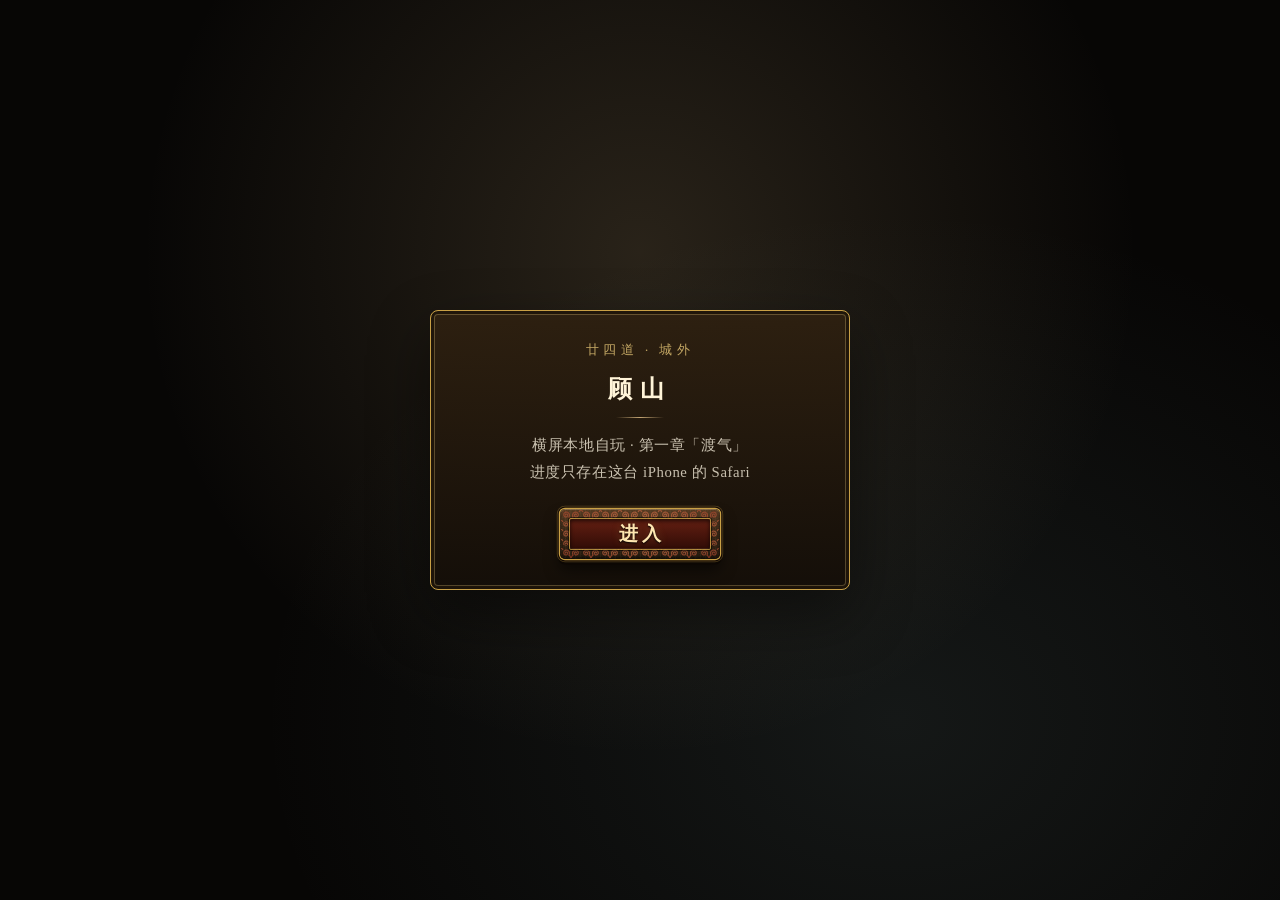
<file: index.html>
<!DOCTYPE html>
<html lang="zh-CN">
<head>
  <meta charset="UTF-8" />
  <meta name="viewport" content="width=device-width, initial-scale=1, maximum-scale=1, user-scalable=no, viewport-fit=cover" />
  <meta name="apple-mobile-web-app-capable" content="yes" />
  <meta name="mobile-web-app-capable" content="yes" />
  <meta name="apple-mobile-web-app-status-bar-style" content="black-translucent" />
  <meta name="apple-mobile-web-app-title" content="城外" />
  <meta name="theme-color" content="#0b0908" />
  <meta name="cw-build" content="20260925z" />
  <link rel="manifest" href="manifest.webmanifest?v=20260925z" />
  <link rel="icon" href="data:image/svg+xml,%3Csvg xmlns=%22http://www.w3.org/2000/svg%22 viewBox=%220 0 32 32%22%3E%3Crect width=%2232%22 height=%2232%22 rx=%226%22 fill=%22%238c1e14%22/%3E%3Ctext x=%2216%22 y=%2222%22 font-size=%2216%22 text-anchor=%22middle%22 fill=%22%23f5e6c8%22%3E%E5%A4%96%3C/text%3E%3C/svg%3E" />
  <title>廿四道·城外</title>
  <link rel="stylesheet" href="css/buttons.css?v=20260925z" />
  <link rel="stylesheet" href="css/game.css?v=20260925z" />
  <link rel="stylesheet" href="css/system.css?v=20260925z" />
</head>
<body>
  <div id="boot">
    <div class="boot-card">
      <p class="boot-kicker">廿四道 · 城外</p>
      <h1>顾山</h1>
      <div class="boot-rule" aria-hidden="true"></div>
      <p>横屏本地自玩 · 第一章「渡气」<br />进度只存在这台 iPhone 的 Safari</p>
      <button type="button" id="btn-enter" class="cw cw-d cw-primary"><span class="cw-label">进入</span></button>
    </div>
  </div>

  <div id="rotate-hint">
    <div>
      <p style="letter-spacing:0.2em">请将 iPhone 横过来</p>
      <p style="opacity:.65;font-size:.9rem;margin-top:8px">本游戏为 16:9 横屏舞台</p>
    </div>
  </div>

  <div id="stage-wrap">
    <div id="stage">
      <!-- 场景：在场 / 主线 / 共处（原有玩法） -->
      <section id="scene" class="screen">
        <div id="bg" class="layer"></div>
        <div id="sprite-layer" class="layer"><img id="sprite-img" src="images/sprites/gu_idle.png" alt="顾山" draggable="false" /></div>
        <div id="hotspots" class="layer active"></div>
        <div id="topbar"><span id="top-title">城外</span><span>本地</span></div>
        <button type="button" id="scene-back" class="cw cw-d cw-secondary cw-back"><span class="cw-label"><span class="arr"><svg width="14" height="14" viewBox="0 0 18 18"><path d="M11,3 L5,9 L11,15" fill="none" stroke="#3a2808" stroke-width="2.6" stroke-linecap="round" stroke-linejoin="round"/></svg></span>回主殿</span></button>
        <div id="choices"></div>
        <div id="dialog">
          <div id="nameplate"></div>
          <div id="text"></div>
          <div id="dialog-next" aria-hidden="true">▼</div>
        </div>
        <div id="panel"></div>
      </section>

      <!-- 主殿 -->
      <section id="hub" class="screen"></section>

      <!-- 系统页：天市 / 衣冠 / 行职录 / 行囊 / 署务 / 图鉴 -->
      <section id="page" class="screen"></section>

      <nav id="dock" aria-label="底栏">
        <div class="dock-frame" aria-hidden="true"></div>
        <button type="button" class="dock-btn cw cw-d cw-tab" data-tab="home"><span class="cw-label"><span class="dock-ico" data-ico="presence"></span><span>在场</span></span></button>
        <button type="button" class="dock-btn cw cw-d cw-tab" data-tab="story"><span class="cw-label"><span class="dock-ico" data-ico="story"></span><span>主线</span></span></button>
        <button type="button" class="dock-btn cw cw-d cw-tab" data-tab="home-life"><span class="cw-label"><span class="dock-ico" data-ico="homelife"></span><span>共处</span></span></button>
        <button type="button" class="dock-btn cw cw-d cw-tab" data-tab="gallery"><span class="cw-label"><span class="dock-ico" data-ico="gallery"></span><span>图鉴</span></span></button>
      </nav>

      <div id="toast"></div>
      <div id="modal" aria-hidden="true"></div>
    </div>
  </div>

  <script src="js/story.js?v=20260925z"></script>
  <script src="js/ui-kit.js?v=20260925z"></script>
  <script src="js/data.js?v=20260925z"></script>
  <script src="js/system.js?v=20260925z"></script>
  <script src="js/game.js?v=20260925z"></script>
  <script>
    if ("serviceWorker" in navigator) {
      navigator.serviceWorker.register("./sw.js?v=20260925z").catch(function () {});
    }
  </script>
</body>
</html>
</file>
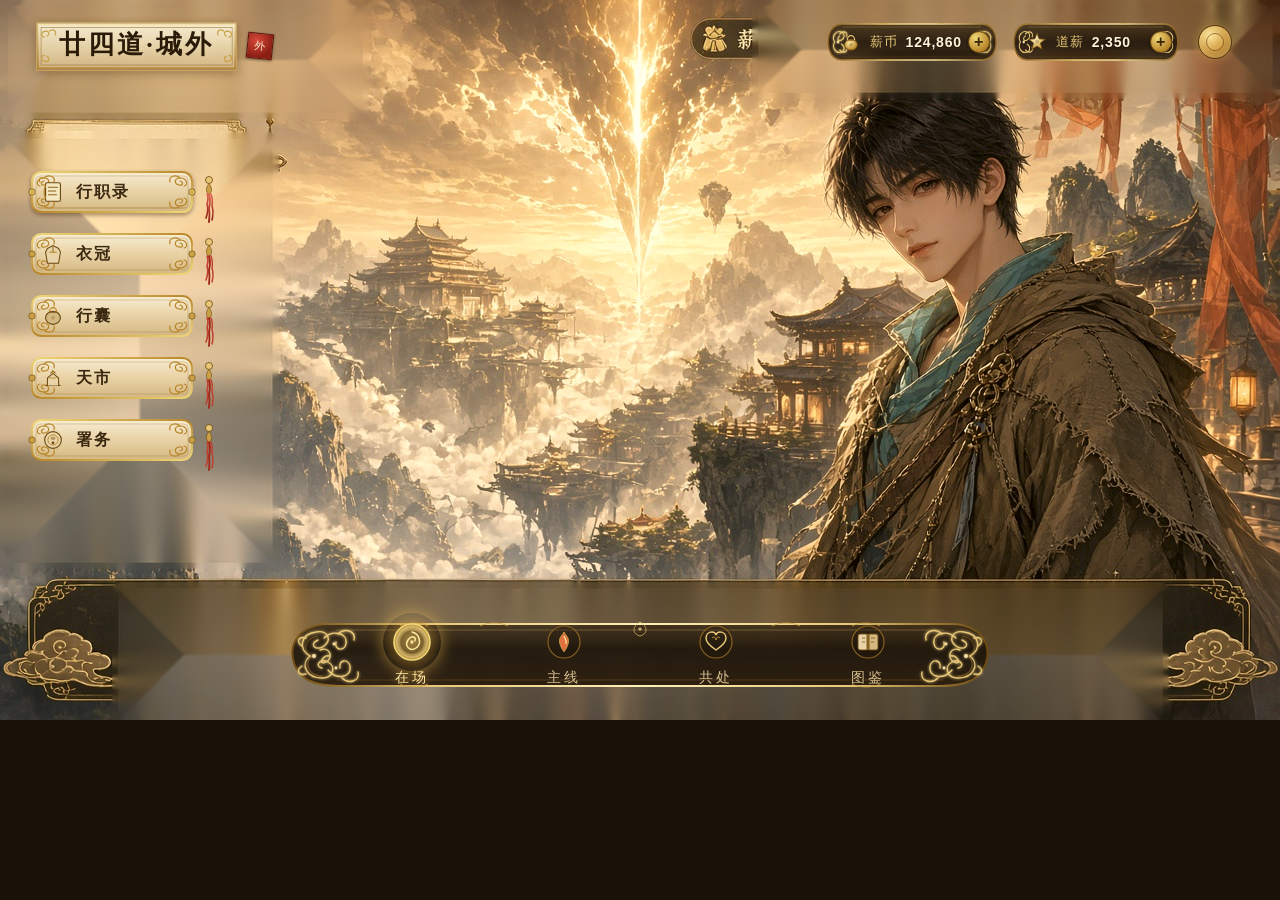
<file: images/ui-mock/v3/hub-overlay-preview.html>
<!DOCTYPE html>
<html lang="zh-CN">
<head>
<meta charset="UTF-8" />
<meta name="viewport" content="width=1280" />
<title>《廿四道·城外》Hub 云纹 Overlay Preview</title>
<style>
  @font-face {
    font-family: "NotoSerifSC";
    src: local("Noto Serif CJK SC"), local("Noto Serif CJK SC Regular"),
         url("file:///usr/share/fonts/opentype/noto/NotoSerifCJK-Regular.ttc") format("collection");
    font-weight: 400;
  }
  @font-face {
    font-family: "NotoSerifSC";
    src: local("Noto Serif CJK SC Bold"),
         url("file:///usr/share/fonts/opentype/noto/NotoSerifCJK-Bold.ttc") format("collection");
    font-weight: 700;
  }
  @font-face {
    font-family: "NotoSansSC";
    src: local("Noto Sans CJK SC"),
         url("file:///usr/share/fonts/opentype/noto/NotoSansCJK-Regular.ttc") format("collection");
    font-weight: 400;
  }
  * { box-sizing: border-box; margin: 0; padding: 0; }
  html, body {
    width: 1280px; height: 720px; overflow: hidden;
    background: #1a1208;
  }
  #stage {
    position: relative;
    width: 1280px; height: 720px;
    overflow: hidden;
    background: #1a1208 center/cover no-repeat;
    background-image: url("./hub_bg_clean.png");
  }
  .layer { position: absolute; inset: 0; pointer-events: none; }
  .ui { pointer-events: auto; }

  /* —— Title —— */
  .title-wrap {
    position: absolute; left: 36px; top: 22px;
    display: flex; align-items: center; gap: 10px;
  }
  .title-frame {
    position: relative;
    padding: 8px 22px 10px;
    background:
      linear-gradient(180deg, rgba(252,244,220,.92), rgba(232,214,170,.88) 55%, rgba(210,180,130,.90));
    border: 1.5px solid #c9a45a;
    box-shadow:
      0 0 0 1px rgba(90,50,10,.35) inset,
      0 2px 10px rgba(40,20,0,.35),
      0 0 18px rgba(212,168,80,.25);
    color: #2a1a08;
    font-family: "NotoSerifSC", "Noto Serif CJK SC", serif;
    font-weight: 700;
    font-size: 26px;
    letter-spacing: 0.12em;
    line-height: 1.1;
  }
  .title-frame .seal {
    position: absolute; right: -18px; top: -6px;
    width: 28px; height: 28px;
    display: none;
  }
  .seal-box {
    width: 26px; height: 26px;
    background: radial-gradient(circle at 35% 30%, #d84a3a, #8c1e14 70%);
    border: 1px solid #5a1008;
    box-shadow: 0 1px 3px rgba(0,0,0,.4);
    color: #f5e6c8;
    font-size: 11px;
    font-family: "NotoSerifSC", serif;
    display: flex; align-items: center; justify-content: center;
    transform: rotate(6deg);
  }

  /* —— Currency chips —— */
  .currency-bar {
    position: absolute; right: 48px; top: 22px;
    display: flex; gap: 14px; align-items: center;
  }
  .chip {
    position: relative;
    display: flex; align-items: center; gap: 8px;
    min-width: 168px;
    height: 40px;
    padding: 0 36px 0 14px;
    color: #f5e6c0;
    font-family: "NotoSansSC", "Noto Sans CJK SC", sans-serif;
    font-size: 14px;
    letter-spacing: 0.06em;
  }
  .chip .chip-bg { position: absolute; inset: 0; z-index: 0; }
  .chip .chip-bg svg { width: 100%; height: 100%; display: block; }
  .chip .icon, .chip .label, .chip .value, .chip .plus { position: relative; z-index: 1; }
  .chip .label { color: #e8c878; font-family: "NotoSerifSC", serif; font-size: 13px; }
  .chip .value { font-variant-numeric: tabular-nums; font-weight: 600; color: #fff4d8; text-shadow: 0 1px 2px rgba(0,0,0,.55); }
  .chip .plus {
    position: absolute; right: 8px; top: 50%; transform: translateY(-50%);
    width: 22px; height: 22px; border-radius: 50%;
    background: radial-gradient(circle at 35% 30%, #f0d878, #b8862a 70%);
    border: 1px solid #6a4810;
    color: #3a2808; font-weight: 700; font-size: 16px; line-height: 20px;
    text-align: center; box-shadow: 0 1px 3px rgba(0,0,0,.4);
  }
  .chip .icon {
    width: 22px; height: 22px; flex-shrink: 0;
  }
  .settings-orb {
    width: 34px; height: 34px; margin-left: 4px;
    border-radius: 50%;
    background:
      radial-gradient(circle at 35% 30%, #ffe9a0, #d4a24a 45%, #8a5a18 100%);
    border: 1.5px solid #5a3a10;
    box-shadow: 0 0 10px rgba(212,168,80,.45), inset 0 0 6px rgba(255,240,180,.5);
    position: relative;
  }
  .settings-orb::after {
    content: "";
    position: absolute; inset: 7px;
    border-radius: 50%;
    border: 1.5px solid rgba(90,50,10,.55);
    box-shadow: inset 0 0 4px rgba(255,230,150,.4);
  }

  /* —— Left sidebar —— */
  .sidebar {
    position: absolute; left: 28px; top: 168px;
    display: flex; flex-direction: column; gap: 14px;
  }
  .side-btn {
    position: relative;
    width: 168px; height: 48px;
    display: flex; align-items: center; gap: 10px;
    padding: 0 14px 0 12px;
    color: #3a2810;
    font-family: "NotoSerifSC", serif;
    font-size: 16px;
    letter-spacing: 0.14em;
    font-weight: 700;
  }
  .side-btn .sb-bg { position: absolute; inset: 0; z-index: 0; }
  .side-btn .sb-bg svg { width: 100%; height: 100%; display: block; overflow: visible; }
  .side-btn .sb-icon, .side-btn .sb-label { position: relative; z-index: 1; }
  .side-btn .sb-icon { width: 26px; height: 26px; flex-shrink: 0; }
  .side-btn .tassel {
    position: absolute; right: -22px; top: 6px; z-index: 2;
    width: 18px; height: 56px;
  }

  /* —— Bottom dock —— */
  .dock {
    position: absolute; left: 50%; bottom: 18px;
    transform: translateX(-50%);
    width: 720px; height: 92px;
  }
  .dock .dock-frame {
    position: absolute; inset: 0; z-index: 0;
  }
  .dock .dock-frame svg { width: 100%; height: 100%; display: block; overflow: visible; }
  .dock-items {
    position: relative; z-index: 1;
    height: 100%;
    display: flex; align-items: center; justify-content: space-around;
    padding: 0 56px 6px;
  }
  .dock-item {
    display: flex; flex-direction: column; align-items: center; gap: 4px;
    width: 96px;
    color: #d8c090;
    font-family: "NotoSerifSC", serif;
    font-size: 14px;
    letter-spacing: 0.18em;
  }
  .dock-item .di-icon {
    width: 46px; height: 46px;
    display: flex; align-items: center; justify-content: center;
    position: relative;
  }
  .dock-item.selected {
    color: #ffe9a8;
    text-shadow: 0 0 10px rgba(255,200,80,.55);
  }
  .dock-item.selected .di-icon::before {
    content: "";
    position: absolute; inset: -6px;
    border-radius: 50%;
    background: radial-gradient(circle, rgba(255,210,100,.55), rgba(255,180,40,.15) 55%, transparent 70%);
    box-shadow: 0 0 16px rgba(255,200,80,.55);
    z-index: 0;
  }
  .dock-item .di-icon svg { position: relative; z-index: 1; }
</style>
</head>
<body>
<div id="stage">

  <!-- ========== TITLE ========== -->
  <div class="title-wrap ui">
    <div class="title-frame">
      <!-- dense yunwen title border -->
      <svg width="100%" height="100%" style="position:absolute;inset:0;overflow:visible;pointer-events:none" viewBox="0 0 220 46" preserveAspectRatio="none">
        <defs>
          <linearGradient id="tg" x1="0" y1="0" x2="0" y2="1">
            <stop offset="0%" stop-color="#f3e0a8"/>
            <stop offset="100%" stop-color="#b8863a"/>
          </linearGradient>
        </defs>
        <!-- outer double frame -->
        <rect x="1.5" y="1.5" width="217" height="43" fill="none" stroke="url(#tg)" stroke-width="1.6"/>
        <rect x="4.5" y="4.5" width="211" height="37" fill="none" stroke="#8a6020" stroke-width="0.7" opacity=".7"/>
        <!-- corner cloud scrolls -->
        <g fill="none" stroke="#c9a045" stroke-width="1.2" stroke-linecap="round">
          <path d="M8,14 C4,14 4,8 10,8 C14,8 14,12 11,13"/>
          <path d="M14,8 C18,5 22,8 20,12"/>
          <path d="M8,32 C4,32 4,38 10,38 C14,38 14,34 11,33"/>
          <path d="M212,14 C216,14 216,8 210,8 C206,8 206,12 209,13"/>
          <path d="M206,8 C202,5 198,8 200,12"/>
          <path d="M212,32 C216,32 216,38 210,38 C206,38 206,34 209,33"/>
        </g>
      </svg>
      廿四道·城外
    </div>
    <div class="seal-box">外</div>
  </div>

  <!-- ========== CURRENCY ========== -->
  <div class="currency-bar ui">
    <!-- 薪币 -->
    <div class="chip" id="chip-xinbi">
      <div class="chip-bg">
        <svg viewBox="0 0 200 40" preserveAspectRatio="none">
          <defs>
            <linearGradient id="chipFill" x1="0" y1="0" x2="0" y2="1">
              <stop offset="0%" stop-color="#3a2a14" stop-opacity=".82"/>
              <stop offset="50%" stop-color="#1e140a" stop-opacity=".88"/>
              <stop offset="100%" stop-color="#2a1c0c" stop-opacity=".85"/>
            </linearGradient>
            <linearGradient id="chipGold" x1="0" y1="0" x2="1" y2="0">
              <stop offset="0%" stop-color="#8a6020"/>
              <stop offset="35%" stop-color="#e8c878"/>
              <stop offset="65%" stop-color="#f5e0a0"/>
              <stop offset="100%" stop-color="#8a6020"/>
            </linearGradient>
            <filter id="chipGlow" x="-20%" y="-40%" width="140%" height="180%">
              <feGaussianBlur stdDeviation="1.2" result="b"/>
              <feMerge><feMergeNode in="b"/><feMergeNode in="SourceGraphic"/></feMerge>
            </filter>
          </defs>
          <!-- lacquer body with scalloped ends -->
          <path d="M18,2
                   C12,2 6,6 4,12 C2,18 2,22 4,28 C6,34 12,38 18,38
                   L182,38
                   C188,38 194,34 196,28 C198,22 198,18 196,12 C194,6 188,2 182,2
                   Z" fill="url(#chipFill)" stroke="url(#chipGold)" stroke-width="1.6"/>
          <path d="M20,5 L180,5" fill="none" stroke="#e8c878" stroke-width="0.5" opacity=".45"/>
          <path d="M20,35 L180,35" fill="none" stroke="#8a6020" stroke-width="0.5" opacity=".5"/>
          <!-- dense left 云纹 terminal -->
          <g fill="none" stroke="#e8c878" stroke-width="1.15" stroke-linecap="round" filter="url(#chipGlow)">
            <path d="M10,20 C6,14 12,8 18,10 C22,11 22,16 18,18 C14,20 12,16 16,14"/>
            <path d="M10,20 C6,26 12,32 18,30 C22,29 22,24 18,22"/>
            <path d="M16,12 C20,8 26,10 24,15"/>
            <path d="M16,28 C20,32 26,30 24,25"/>
            <circle cx="14" cy="20" r="1.4" fill="#f5e0a0" stroke="none"/>
          </g>
          <!-- dense right 云纹 terminal -->
          <g fill="none" stroke="#e8c878" stroke-width="1.15" stroke-linecap="round" filter="url(#chipGlow)">
            <path d="M190,20 C194,14 188,8 182,10 C178,11 178,16 182,18 C186,20 188,16 184,14"/>
            <path d="M190,20 C194,26 188,32 182,30 C178,29 178,24 182,22"/>
            <path d="M184,12 C180,8 174,10 176,15"/>
            <path d="M184,28 C180,32 174,30 176,25"/>
            <circle cx="186" cy="20" r="1.4" fill="#f5e0a0" stroke="none"/>
          </g>
          <!-- top/bottom micro cloud ticks -->
          <g fill="none" stroke="#c9a045" stroke-width="0.8" opacity=".85">
            <path d="M60,3 C64,1 70,1 74,3"/>
            <path d="M126,3 C130,1 136,1 140,3"/>
            <path d="M60,37 C64,39 70,39 74,37"/>
            <path d="M126,37 C130,39 136,39 140,37"/>
          </g>
        </svg>
      </div>
      <svg class="icon" viewBox="0 0 24 24">
        <defs>
          <radialGradient id="sackG" cx="40%" cy="35%" r="60%">
            <stop offset="0%" stop-color="#ffe9a0"/><stop offset="100%" stop-color="#b8862a"/>
          </radialGradient>
        </defs>
        <ellipse cx="12" cy="15" rx="7" ry="6" fill="url(#sackG)" stroke="#6a4810" stroke-width="1"/>
        <path d="M8,10 C8,7 10,5 12,5 C14,5 16,7 16,10" fill="none" stroke="#e8c878" stroke-width="1.3"/>
        <path d="M9,10 H15" stroke="#8a6020" stroke-width="1.2"/>
        <circle cx="12" cy="15" r="2" fill="#6a4810" opacity=".35"/>
      </svg>
      <span class="label">薪币</span>
      <span class="value">124,860</span>
      <span class="plus">+</span>
    </div>

    <!-- 道薪 -->
    <div class="chip" id="chip-daoxin">
      <div class="chip-bg">
        <svg viewBox="0 0 200 40" preserveAspectRatio="none">
          <defs>
            <linearGradient id="chipFill2" x1="0" y1="0" x2="0" y2="1">
              <stop offset="0%" stop-color="#3a2a14" stop-opacity=".82"/>
              <stop offset="50%" stop-color="#1e140a" stop-opacity=".88"/>
              <stop offset="100%" stop-color="#2a1c0c" stop-opacity=".85"/>
            </linearGradient>
            <linearGradient id="chipGold2" x1="0" y1="0" x2="1" y2="0">
              <stop offset="0%" stop-color="#8a6020"/>
              <stop offset="35%" stop-color="#e8c878"/>
              <stop offset="65%" stop-color="#f5e0a0"/>
              <stop offset="100%" stop-color="#8a6020"/>
            </linearGradient>
          </defs>
          <path d="M18,2
                   C12,2 6,6 4,12 C2,18 2,22 4,28 C6,34 12,38 18,38
                   L182,38
                   C188,38 194,34 196,28 C198,22 198,18 196,12 C194,6 188,2 182,2
                   Z" fill="url(#chipFill2)" stroke="url(#chipGold2)" stroke-width="1.6"/>
          <path d="M20,5 L180,5" fill="none" stroke="#e8c878" stroke-width="0.5" opacity=".45"/>
          <path d="M20,35 L180,35" fill="none" stroke="#8a6020" stroke-width="0.5" opacity=".5"/>
          <g fill="none" stroke="#e8c878" stroke-width="1.15" stroke-linecap="round">
            <path d="M10,20 C6,14 12,8 18,10 C22,11 22,16 18,18 C14,20 12,16 16,14"/>
            <path d="M10,20 C6,26 12,32 18,30 C22,29 22,24 18,22"/>
            <path d="M16,12 C20,8 26,10 24,15"/>
            <path d="M16,28 C20,32 26,30 24,25"/>
            <circle cx="14" cy="20" r="1.4" fill="#f5e0a0" stroke="none"/>
          </g>
          <g fill="none" stroke="#e8c878" stroke-width="1.15" stroke-linecap="round">
            <path d="M190,20 C194,14 188,8 182,10 C178,11 178,16 182,18 C186,20 188,16 184,14"/>
            <path d="M190,20 C194,26 188,32 182,30 C178,29 178,24 182,22"/>
            <path d="M184,12 C180,8 174,10 176,15"/>
            <path d="M184,28 C180,32 174,30 176,25"/>
            <circle cx="186" cy="20" r="1.4" fill="#f5e0a0" stroke="none"/>
          </g>
          <g fill="none" stroke="#c9a045" stroke-width="0.8" opacity=".85">
            <path d="M60,3 C64,1 70,1 74,3"/>
            <path d="M126,3 C130,1 136,1 140,3"/>
            <path d="M60,37 C64,39 70,39 74,37"/>
            <path d="M126,37 C130,39 136,39 140,37"/>
          </g>
        </svg>
      </div>
      <svg class="icon" viewBox="0 0 24 24">
        <defs>
          <radialGradient id="starG" cx="40%" cy="35%" r="60%">
            <stop offset="0%" stop-color="#fff2c0"/><stop offset="100%" stop-color="#c9a045"/>
          </radialGradient>
        </defs>
        <polygon points="12,2 14.2,8.5 21,9 15.8,13.2 17.5,20 12,16.5 6.5,20 8.2,13.2 3,9 9.8,8.5"
                 fill="url(#starG)" stroke="#6a4810" stroke-width="0.9"/>
        <circle cx="12" cy="11.5" r="2.2" fill="#6a4810" opacity=".25"/>
      </svg>
      <span class="label">道薪</span>
      <span class="value">2,350</span>
      <span class="plus">+</span>
    </div>

    <div class="settings-orb" title="设置"></div>
  </div>

  <!-- ========== LEFT SIDEBAR ========== -->
  <div class="sidebar ui">
    <!-- shared defs injected once via first button, others reuse via inline copies for self-containment -->

    <!-- 行职录 -->
    <div class="side-btn">
      <div class="sb-bg">
        <svg viewBox="0 0 168 48" preserveAspectRatio="none">
          <defs>
            <linearGradient id="sbPaper" x1="0" y1="0" x2="0" y2="1">
              <stop offset="0%" stop-color="#f7edd4"/>
              <stop offset="45%" stop-color="#ead4a8"/>
              <stop offset="100%" stop-color="#d4b882"/>
            </linearGradient>
            <linearGradient id="sbGold" x1="0" y1="0" x2="1" y2="1">
              <stop offset="0%" stop-color="#f0d878"/>
              <stop offset="50%" stop-color="#b8862a"/>
              <stop offset="100%" stop-color="#f0d878"/>
            </linearGradient>
            <filter id="sbShadow" x="-10%" y="-20%" width="130%" height="150%">
              <feDropShadow dx="0" dy="2" stdDeviation="2" flood-color="#2a1808" flood-opacity=".45"/>
            </filter>
          </defs>
          <!-- ivory paper plaque with ruyi ends -->
          <path d="M14,4
                   C8,4 4,8 4,14 L4,34
                   C4,40 8,44 14,44
                   L154,44
                   C160,44 164,40 164,34 L164,14
                   C164,8 160,4 154,4
                   Z" fill="url(#sbPaper)" stroke="url(#sbGold)" stroke-width="1.8" filter="url(#sbShadow)"/>
          <path d="M10,8 L158,8" fill="none" stroke="#f5e8c0" stroke-width="0.7" opacity=".7"/>
          <path d="M10,40 L158,40" fill="none" stroke="#a07830" stroke-width="0.6" opacity=".5"/>
          <!-- inner thin frame -->
          <rect x="8" y="8" width="152" height="32" rx="4" fill="none" stroke="#8a6020" stroke-width="0.6" opacity=".45"/>
          <!-- DENSE corner 云纹 -->
          <g fill="none" stroke="#b8862a" stroke-width="1.2" stroke-linecap="round">
            <!-- TL -->
            <path d="M12,18 C8,18 8,10 16,10 C22,10 22,16 17,17 C13,18 12,14 16,13"/>
            <path d="M16,10 C20,6 28,8 26,14"/>
            <path d="M12,14 C10,12 12,9 15,10"/>
            <!-- TR -->
            <path d="M156,18 C160,18 160,10 152,10 C146,10 146,16 151,17 C155,18 156,14 152,13"/>
            <path d="M152,10 C148,6 140,8 142,14"/>
            <!-- BL -->
            <path d="M12,30 C8,30 8,38 16,38 C22,38 22,32 17,31 C13,30 12,34 16,35"/>
            <path d="M16,38 C20,42 28,40 26,34"/>
            <!-- BR -->
            <path d="M156,30 C160,30 160,38 152,38 C146,38 146,32 151,31 C155,30 156,34 152,35"/>
            <path d="M152,38 C148,42 140,40 142,34"/>
          </g>
          <!-- side ruyi bosses -->
          <g fill="#c9a045" stroke="#6a4810" stroke-width="0.6">
            <circle cx="4" cy="24" r="3.2"/>
            <circle cx="164" cy="24" r="3.2"/>
          </g>
          <g fill="none" stroke="#f0d878" stroke-width="0.9">
            <path d="M4,24 m-2,0 a2,2 0 1,0 4,0 a2,2 0 1,0 -4,0"/>
            <path d="M164,24 m-2,0 a2,2 0 1,0 4,0 a2,2 0 1,0 -4,0"/>
          </g>
        </svg>
      </div>
      <svg class="sb-icon" viewBox="0 0 28 28">
        <rect x="6" y="4" width="16" height="20" rx="1.5" fill="#f5e8c0" stroke="#6a4810" stroke-width="1.2"/>
        <path d="M9,9 H19 M9,13 H17 M9,17 H18" stroke="#8a6020" stroke-width="1.1" stroke-linecap="round"/>
        <path d="M6,7 Q3,14 6,21" fill="none" stroke="#b8862a" stroke-width="1.3"/>
      </svg>
      <span class="sb-label">行职录</span>
      <svg class="tassel" viewBox="0 0 18 56">
        <defs>
          <linearGradient id="tasRed" x1="0" y1="0" x2="0" y2="1">
            <stop offset="0%" stop-color="#e06050"/><stop offset="100%" stop-color="#8c1e14"/>
          </linearGradient>
        </defs>
        <circle cx="9" cy="6" r="3.5" fill="#e8c878" stroke="#6a4810" stroke-width="0.8"/>
        <path d="M9,9.5 C9,9.5 5,14 7,18 C9,22 9,22 9,22 C9,22 9,22 11,18 C13,14 9,9.5 9,9.5"
              fill="#c9a045" stroke="#6a4810" stroke-width="0.6"/>
        <path d="M7,20 Q9,24 7,30 Q9,36 6,44" fill="none" stroke="url(#tasRed)" stroke-width="1.6" stroke-linecap="round"/>
        <path d="M9,20 Q11,26 9,34 Q10,40 9,48" fill="none" stroke="url(#tasRed)" stroke-width="1.8" stroke-linecap="round"/>
        <path d="M11,20 Q13,25 12,32 Q14,38 12,46" fill="none" stroke="url(#tasRed)" stroke-width="1.5" stroke-linecap="round"/>
      </svg>
    </div>

    <!-- 衣冠 -->
    <div class="side-btn">
      <div class="sb-bg">
        <svg viewBox="0 0 168 48" preserveAspectRatio="none">
          <defs>
            <linearGradient id="sbPaper2" x1="0" y1="0" x2="0" y2="1">
              <stop offset="0%" stop-color="#f7edd4"/><stop offset="45%" stop-color="#ead4a8"/><stop offset="100%" stop-color="#d4b882"/>
            </linearGradient>
            <linearGradient id="sbGold2" x1="0" y1="0" x2="1" y2="1">
              <stop offset="0%" stop-color="#f0d878"/><stop offset="50%" stop-color="#b8862a"/><stop offset="100%" stop-color="#f0d878"/>
            </linearGradient>
          </defs>
          <path d="M14,4 C8,4 4,8 4,14 L4,34 C4,40 8,44 14,44 L154,44 C160,44 164,40 164,34 L164,14 C164,8 160,4 154,4 Z"
                fill="url(#sbPaper2)" stroke="url(#sbGold2)" stroke-width="1.8"/>
          <path d="M10,8 L158,8" fill="none" stroke="#f5e8c0" stroke-width="0.7" opacity=".7"/>
          <rect x="8" y="8" width="152" height="32" rx="4" fill="none" stroke="#8a6020" stroke-width="0.6" opacity=".45"/>
          <g fill="none" stroke="#b8862a" stroke-width="1.2" stroke-linecap="round">
            <path d="M12,18 C8,18 8,10 16,10 C22,10 22,16 17,17 C13,18 12,14 16,13"/>
            <path d="M16,10 C20,6 28,8 26,14"/>
            <path d="M156,18 C160,18 160,10 152,10 C146,10 146,16 151,17 C155,18 156,14 152,13"/>
            <path d="M152,10 C148,6 140,8 142,14"/>
            <path d="M12,30 C8,30 8,38 16,38 C22,38 22,32 17,31 C13,30 12,34 16,35"/>
            <path d="M16,38 C20,42 28,40 26,34"/>
            <path d="M156,30 C160,30 160,38 152,38 C146,38 146,32 151,31 C155,30 156,34 152,35"/>
            <path d="M152,38 C148,42 140,40 142,34"/>
          </g>
          <g fill="#c9a045" stroke="#6a4810" stroke-width="0.6">
            <circle cx="4" cy="24" r="3.2"/><circle cx="164" cy="24" r="3.2"/>
          </g>
        </svg>
      </div>
      <svg class="sb-icon" viewBox="0 0 28 28">
        <path d="M8,8 L14,5 L20,8 L22,12 L20,24 H8 L6,12 Z" fill="#e8d4a8" stroke="#6a4810" stroke-width="1.1"/>
        <path d="M14,5 V12" stroke="#8a6020" stroke-width="1"/>
        <path d="M10,12 H18" stroke="#b8862a" stroke-width="1.2"/>
      </svg>
      <span class="sb-label">衣冠</span>
      <svg class="tassel" viewBox="0 0 18 56">
        <circle cx="9" cy="6" r="3.5" fill="#e8c878" stroke="#6a4810" stroke-width="0.8"/>
        <path d="M9,9.5 C9,9.5 5,14 7,18 C9,22 9,22 9,22 C9,22 9,22 11,18 C13,14 9,9.5 9,9.5" fill="#c9a045" stroke="#6a4810" stroke-width="0.6"/>
        <path d="M7,20 Q9,24 7,30 Q9,36 6,44" fill="none" stroke="#c04030" stroke-width="1.6" stroke-linecap="round"/>
        <path d="M9,20 Q11,26 9,34 Q10,40 9,48" fill="none" stroke="#a02818" stroke-width="1.8" stroke-linecap="round"/>
        <path d="M11,20 Q13,25 12,32 Q14,38 12,46" fill="none" stroke="#c04030" stroke-width="1.5" stroke-linecap="round"/>
      </svg>
    </div>

    <!-- 行囊 -->
    <div class="side-btn">
      <div class="sb-bg">
        <svg viewBox="0 0 168 48" preserveAspectRatio="none">
          <defs>
            <linearGradient id="sbPaper3" x1="0" y1="0" x2="0" y2="1">
              <stop offset="0%" stop-color="#f7edd4"/><stop offset="45%" stop-color="#ead4a8"/><stop offset="100%" stop-color="#d4b882"/>
            </linearGradient>
            <linearGradient id="sbGold3" x1="0" y1="0" x2="1" y2="1">
              <stop offset="0%" stop-color="#f0d878"/><stop offset="50%" stop-color="#b8862a"/><stop offset="100%" stop-color="#f0d878"/>
            </linearGradient>
          </defs>
          <path d="M14,4 C8,4 4,8 4,14 L4,34 C4,40 8,44 14,44 L154,44 C160,44 164,40 164,34 L164,14 C164,8 160,4 154,4 Z"
                fill="url(#sbPaper3)" stroke="url(#sbGold3)" stroke-width="1.8"/>
          <path d="M10,8 L158,8" fill="none" stroke="#f5e8c0" stroke-width="0.7" opacity=".7"/>
          <rect x="8" y="8" width="152" height="32" rx="4" fill="none" stroke="#8a6020" stroke-width="0.6" opacity=".45"/>
          <g fill="none" stroke="#b8862a" stroke-width="1.2" stroke-linecap="round">
            <path d="M12,18 C8,18 8,10 16,10 C22,10 22,16 17,17 C13,18 12,14 16,13"/>
            <path d="M16,10 C20,6 28,8 26,14"/>
            <path d="M156,18 C160,18 160,10 152,10 C146,10 146,16 151,17 C155,18 156,14 152,13"/>
            <path d="M152,10 C148,6 140,8 142,14"/>
            <path d="M12,30 C8,30 8,38 16,38 C22,38 22,32 17,31 C13,30 12,34 16,35"/>
            <path d="M16,38 C20,42 28,40 26,34"/>
            <path d="M156,30 C160,30 160,38 152,38 C146,38 146,32 151,31 C155,30 156,34 152,35"/>
            <path d="M152,38 C148,42 140,40 142,34"/>
          </g>
          <g fill="#c9a045" stroke="#6a4810" stroke-width="0.6">
            <circle cx="4" cy="24" r="3.2"/><circle cx="164" cy="24" r="3.2"/>
          </g>
        </svg>
      </div>
      <svg class="sb-icon" viewBox="0 0 28 28">
        <ellipse cx="14" cy="16" rx="8" ry="7" fill="#d4b882" stroke="#6a4810" stroke-width="1.2"/>
        <path d="M10,10 C10,7 12,5 14,5 C16,5 18,7 18,10" fill="none" stroke="#b8862a" stroke-width="1.3"/>
        <path d="M10,10 H18" stroke="#8a6020" stroke-width="1.2"/>
        <circle cx="14" cy="16" r="2" fill="#8a6020" opacity=".35"/>
      </svg>
      <span class="sb-label">行囊</span>
      <svg class="tassel" viewBox="0 0 18 56">
        <circle cx="9" cy="6" r="3.5" fill="#e8c878" stroke="#6a4810" stroke-width="0.8"/>
        <path d="M9,9.5 C9,9.5 5,14 7,18 C9,22 9,22 9,22 C9,22 9,22 11,18 C13,14 9,9.5 9,9.5" fill="#c9a045" stroke="#6a4810" stroke-width="0.6"/>
        <path d="M7,20 Q9,24 7,30 Q9,36 6,44" fill="none" stroke="#c04030" stroke-width="1.6" stroke-linecap="round"/>
        <path d="M9,20 Q11,26 9,34 Q10,40 9,48" fill="none" stroke="#a02818" stroke-width="1.8" stroke-linecap="round"/>
        <path d="M11,20 Q13,25 12,32 Q14,38 12,46" fill="none" stroke="#c04030" stroke-width="1.5" stroke-linecap="round"/>
      </svg>
    </div>

    <!-- 天市 -->
    <div class="side-btn">
      <div class="sb-bg">
        <svg viewBox="0 0 168 48" preserveAspectRatio="none">
          <defs>
            <linearGradient id="sbPaper4" x1="0" y1="0" x2="0" y2="1">
              <stop offset="0%" stop-color="#f7edd4"/><stop offset="45%" stop-color="#ead4a8"/><stop offset="100%" stop-color="#d4b882"/>
            </linearGradient>
            <linearGradient id="sbGold4" x1="0" y1="0" x2="1" y2="1">
              <stop offset="0%" stop-color="#f0d878"/><stop offset="50%" stop-color="#b8862a"/><stop offset="100%" stop-color="#f0d878"/>
            </linearGradient>
          </defs>
          <path d="M14,4 C8,4 4,8 4,14 L4,34 C4,40 8,44 14,44 L154,44 C160,44 164,40 164,34 L164,14 C164,8 160,4 154,4 Z"
                fill="url(#sbPaper4)" stroke="url(#sbGold4)" stroke-width="1.8"/>
          <path d="M10,8 L158,8" fill="none" stroke="#f5e8c0" stroke-width="0.7" opacity=".7"/>
          <rect x="8" y="8" width="152" height="32" rx="4" fill="none" stroke="#8a6020" stroke-width="0.6" opacity=".45"/>
          <g fill="none" stroke="#b8862a" stroke-width="1.2" stroke-linecap="round">
            <path d="M12,18 C8,18 8,10 16,10 C22,10 22,16 17,17 C13,18 12,14 16,13"/>
            <path d="M16,10 C20,6 28,8 26,14"/>
            <path d="M156,18 C160,18 160,10 152,10 C146,10 146,16 151,17 C155,18 156,14 152,13"/>
            <path d="M152,10 C148,6 140,8 142,14"/>
            <path d="M12,30 C8,30 8,38 16,38 C22,38 22,32 17,31 C13,30 12,34 16,35"/>
            <path d="M16,38 C20,42 28,40 26,34"/>
            <path d="M156,30 C160,30 160,38 152,38 C146,38 146,32 151,31 C155,30 156,34 152,35"/>
            <path d="M152,38 C148,42 140,40 142,34"/>
          </g>
          <g fill="#c9a045" stroke="#6a4810" stroke-width="0.6">
            <circle cx="4" cy="24" r="3.2"/><circle cx="164" cy="24" r="3.2"/>
          </g>
        </svg>
      </div>
      <svg class="sb-icon" viewBox="0 0 28 28">
        <path d="M6,22 H22" stroke="#6a4810" stroke-width="1.3"/>
        <path d="M8,22 V14 L14,9 L20,14 V22" fill="#e8d4a8" stroke="#6a4810" stroke-width="1.1"/>
        <path d="M10,14 H18" stroke="#b8862a" stroke-width="1"/>
        <path d="M11,9 L14,6 L17,9" fill="#c9a045" stroke="#6a4810" stroke-width="0.9"/>
      </svg>
      <span class="sb-label">天市</span>
      <svg class="tassel" viewBox="0 0 18 56">
        <circle cx="9" cy="6" r="3.5" fill="#e8c878" stroke="#6a4810" stroke-width="0.8"/>
        <path d="M9,9.5 C9,9.5 5,14 7,18 C9,22 9,22 9,22 C9,22 9,22 11,18 C13,14 9,9.5 9,9.5" fill="#c9a045" stroke="#6a4810" stroke-width="0.6"/>
        <path d="M7,20 Q9,24 7,30 Q9,36 6,44" fill="none" stroke="#c04030" stroke-width="1.6" stroke-linecap="round"/>
        <path d="M9,20 Q11,26 9,34 Q10,40 9,48" fill="none" stroke="#a02818" stroke-width="1.8" stroke-linecap="round"/>
        <path d="M11,20 Q13,25 12,32 Q14,38 12,46" fill="none" stroke="#c04030" stroke-width="1.5" stroke-linecap="round"/>
      </svg>
    </div>

    <!-- 署务 -->
    <div class="side-btn">
      <div class="sb-bg">
        <svg viewBox="0 0 168 48" preserveAspectRatio="none">
          <defs>
            <linearGradient id="sbPaper5" x1="0" y1="0" x2="0" y2="1">
              <stop offset="0%" stop-color="#f7edd4"/><stop offset="45%" stop-color="#ead4a8"/><stop offset="100%" stop-color="#d4b882"/>
            </linearGradient>
            <linearGradient id="sbGold5" x1="0" y1="0" x2="1" y2="1">
              <stop offset="0%" stop-color="#f0d878"/><stop offset="50%" stop-color="#b8862a"/><stop offset="100%" stop-color="#f0d878"/>
            </linearGradient>
          </defs>
          <path d="M14,4 C8,4 4,8 4,14 L4,34 C4,40 8,44 14,44 L154,44 C160,44 164,40 164,34 L164,14 C164,8 160,4 154,4 Z"
                fill="url(#sbPaper5)" stroke="url(#sbGold5)" stroke-width="1.8"/>
          <path d="M10,8 L158,8" fill="none" stroke="#f5e8c0" stroke-width="0.7" opacity=".7"/>
          <rect x="8" y="8" width="152" height="32" rx="4" fill="none" stroke="#8a6020" stroke-width="0.6" opacity=".45"/>
          <g fill="none" stroke="#b8862a" stroke-width="1.2" stroke-linecap="round">
            <path d="M12,18 C8,18 8,10 16,10 C22,10 22,16 17,17 C13,18 12,14 16,13"/>
            <path d="M16,10 C20,6 28,8 26,14"/>
            <path d="M156,18 C160,18 160,10 152,10 C146,10 146,16 151,17 C155,18 156,14 152,13"/>
            <path d="M152,10 C148,6 140,8 142,14"/>
            <path d="M12,30 C8,30 8,38 16,38 C22,38 22,32 17,31 C13,30 12,34 16,35"/>
            <path d="M16,38 C20,42 28,40 26,34"/>
            <path d="M156,30 C160,30 160,38 152,38 C146,38 146,32 151,31 C155,30 156,34 152,35"/>
            <path d="M152,38 C148,42 140,40 142,34"/>
          </g>
          <g fill="#c9a045" stroke="#6a4810" stroke-width="0.6">
            <circle cx="4" cy="24" r="3.2"/><circle cx="164" cy="24" r="3.2"/>
          </g>
        </svg>
      </div>
      <svg class="sb-icon" viewBox="0 0 28 28">
        <circle cx="14" cy="14" r="9" fill="#e8d4a8" stroke="#6a4810" stroke-width="1.2"/>
        <circle cx="14" cy="14" r="5.5" fill="none" stroke="#b8862a" stroke-width="1"/>
        <path d="M11,12 Q14,9 17,12 Q14,16 11,12" fill="#8a6020" opacity=".55"/>
        <circle cx="14" cy="17" r="1.5" fill="#6a4810"/>
      </svg>
      <span class="sb-label">署务</span>
      <svg class="tassel" viewBox="0 0 18 56">
        <circle cx="9" cy="6" r="3.5" fill="#e8c878" stroke="#6a4810" stroke-width="0.8"/>
        <path d="M9,9.5 C9,9.5 5,14 7,18 C9,22 9,22 9,22 C9,22 9,22 11,18 C13,14 9,9.5 9,9.5" fill="#c9a045" stroke="#6a4810" stroke-width="0.6"/>
        <path d="M7,20 Q9,24 7,30 Q9,36 6,44" fill="none" stroke="#c04030" stroke-width="1.6" stroke-linecap="round"/>
        <path d="M9,20 Q11,26 9,34 Q10,40 9,48" fill="none" stroke="#a02818" stroke-width="1.8" stroke-linecap="round"/>
        <path d="M11,20 Q13,25 12,32 Q14,38 12,46" fill="none" stroke="#c04030" stroke-width="1.5" stroke-linecap="round"/>
      </svg>
    </div>
  </div>

  <!-- ========== BOTTOM DOCK ========== -->
  <div class="dock ui">
    <div class="dock-frame">
      <svg viewBox="0 0 720 92" preserveAspectRatio="none">
        <defs>
          <linearGradient id="dockFill" x1="0" y1="0" x2="0" y2="1">
            <stop offset="0%" stop-color="#3a2a16" stop-opacity=".78"/>
            <stop offset="40%" stop-color="#1a1208" stop-opacity=".88"/>
            <stop offset="100%" stop-color="#2a1c0c" stop-opacity=".92"/>
          </linearGradient>
          <linearGradient id="dockGold" x1="0" y1="0" x2="1" y2="0">
            <stop offset="0%" stop-color="#6a4810"/>
            <stop offset="20%" stop-color="#e8c878"/>
            <stop offset="50%" stop-color="#fff0b8"/>
            <stop offset="80%" stop-color="#e8c878"/>
            <stop offset="100%" stop-color="#6a4810"/>
          </linearGradient>
          <filter id="dockGlow" x="-5%" y="-30%" width="110%" height="160%">
            <feGaussianBlur stdDeviation="1.4" result="b"/>
            <feMerge><feMergeNode in="b"/><feMergeNode in="SourceGraphic"/></feMerge>
          </filter>
        </defs>

        <!-- main lacquer bar with cloud-scalloped ends -->
        <path d="M48,14
                 C32,14 18,22 14,34
                 C10,46 14,62 28,70
                 C36,74 48,76 60,76
                 L660,76
                 C672,76 684,74 692,70
                 C706,62 710,46 706,34
                 C702,22 688,14 672,14
                 Z"
              fill="url(#dockFill)" stroke="url(#dockGold)" stroke-width="2"/>

        <!-- inner double line -->
        <path d="M56,20 L664,20" fill="none" stroke="#e8c878" stroke-width="0.7" opacity=".4"/>
        <path d="M56,70 L664,70" fill="none" stroke="#8a6020" stroke-width="0.7" opacity=".55"/>

        <!-- ===== DENSE LEFT 云纹 corner cluster ===== -->
        <g fill="none" stroke="#e8c878" stroke-width="1.35" stroke-linecap="round" filter="url(#dockGlow)">
          <!-- primary ruyi cloud -->
          <path d="M30,46 C18,40 20,24 36,22 C48,20 52,30 44,36 C36,42 28,34 38,30"/>
          <path d="M30,46 C20,54 26,68 42,68 C54,68 56,56 48,52 C40,48 34,56 42,58"/>
          <!-- secondary scrolls -->
          <path d="M44,28 C52,20 68,22 66,34 C64,42 54,40 56,32"/>
          <path d="M48,60 C56,70 72,68 70,56 C68,48 58,50 60,58"/>
          <!-- tertiary micro curls -->
          <path d="M22,36 C16,32 18,26 26,28"/>
          <path d="M22,56 C16,60 18,66 26,64"/>
          <path d="M58,24 C64,18 76,20 74,30"/>
          <path d="M62,68 C68,74 80,72 78,62"/>
          <!-- connecting S -->
          <path d="M40,40 C50,36 54,48 46,52 C38,56 42,44 50,46"/>
          <circle cx="34" cy="46" r="2" fill="#f5e0a0" stroke="none"/>
          <circle cx="54" cy="34" r="1.4" fill="#f5e0a0" stroke="none"/>
          <circle cx="56" cy="58" r="1.4" fill="#f5e0a0" stroke="none"/>
        </g>
        <!-- gold fill accents under strokes -->
        <g fill="none" stroke="#b8862a" stroke-width="0.7" opacity=".7">
          <path d="M32,46 C22,42 24,28 38,26"/>
          <path d="M32,46 C24,52 28,66 42,66"/>
        </g>

        <!-- ===== DENSE RIGHT 云纹 corner cluster (mirrored) ===== -->
        <g fill="none" stroke="#e8c878" stroke-width="1.35" stroke-linecap="round" filter="url(#dockGlow)">
          <path d="M690,46 C702,40 700,24 684,22 C672,20 668,30 676,36 C684,42 692,34 682,30"/>
          <path d="M690,46 C700,54 694,68 678,68 C666,68 664,56 672,52 C680,48 686,56 678,58"/>
          <path d="M676,28 C668,20 652,22 654,34 C656,42 666,40 664,32"/>
          <path d="M672,60 C664,70 648,68 650,56 C652,48 662,50 660,58"/>
          <path d="M698,36 C704,32 702,26 694,28"/>
          <path d="M698,56 C704,60 702,66 694,64"/>
          <path d="M662,24 C656,18 644,20 646,30"/>
          <path d="M658,68 C652,74 640,72 642,62"/>
          <path d="M680,40 C670,36 666,48 674,52 C682,56 678,44 670,46"/>
          <circle cx="686" cy="46" r="2" fill="#f5e0a0" stroke="none"/>
          <circle cx="666" cy="34" r="1.4" fill="#f5e0a0" stroke="none"/>
          <circle cx="664" cy="58" r="1.4" fill="#f5e0a0" stroke="none"/>
        </g>
        <g fill="none" stroke="#b8862a" stroke-width="0.7" opacity=".7">
          <path d="M688,46 C698,42 696,28 682,26"/>
          <path d="M688,46 C696,52 692,66 678,66"/>
        </g>

        <!-- top rail cloud ticks along bar -->
        <g fill="none" stroke="#c9a045" stroke-width="0.9" opacity=".8">
          <path d="M120,16 C128,12 140,12 148,16"/>
          <path d="M200,16 C208,12 220,12 228,16"/>
          <path d="M492,16 C500,12 512,12 520,16"/>
          <path d="M572,16 C580,12 592,12 600,16"/>
          <path d="M120,74 C128,78 140,78 148,74"/>
          <path d="M572,74 C580,78 592,78 600,74"/>
        </g>

        <!-- center ruyi emblem -->
        <g transform="translate(360,12)" fill="none" stroke="#e8c878" stroke-width="1" opacity=".75">
          <path d="M0,0 C-8,4 -8,12 0,14 C8,12 8,4 0,0"/>
          <circle cx="0" cy="7" r="1.6" fill="#f5e0a0" stroke="none"/>
        </g>
      </svg>
    </div>

    <div class="dock-items">
      <!-- 在场 selected -->
      <div class="dock-item selected">
        <div class="di-icon">
          <svg width="40" height="40" viewBox="0 0 40 40">
            <defs>
              <radialGradient id="selRing" cx="50%" cy="50%" r="50%">
                <stop offset="60%" stop-color="#ffe9a0" stop-opacity="0"/>
                <stop offset="85%" stop-color="#e8c878" stop-opacity=".85"/>
                <stop offset="100%" stop-color="#b8862a" stop-opacity=".9"/>
              </radialGradient>
            </defs>
            <circle cx="20" cy="20" r="18" fill="url(#selRing)" stroke="#f0d878" stroke-width="1.6"/>
            <circle cx="20" cy="20" r="13" fill="none" stroke="#c9a045" stroke-width="0.8" opacity=".6"/>
            <!-- swirl / presence glyph -->
            <g fill="none" stroke="#ffe9a0" stroke-width="1.5" stroke-linecap="round">
              <path d="M20,10 C28,12 30,22 24,26 C18,30 12,24 16,18 C20,12 26,16 22,20"/>
              <circle cx="20" cy="20" r="2.2" fill="#f5e0a0" stroke="#8a6020" stroke-width="0.7"/>
            </g>
          </svg>
        </div>
        <span>在场</span>
      </div>

      <!-- 主线 -->
      <div class="dock-item">
        <div class="di-icon">
          <svg width="40" height="40" viewBox="0 0 40 40">
            <circle cx="20" cy="20" r="16" fill="rgba(30,20,8,.35)" stroke="#8a6020" stroke-width="1.2"/>
            <path d="M20,10 C22,14 26,16 24,22 C23,26 20,30 20,30 C20,30 17,26 16,22 C14,16 18,14 20,10 Z"
                  fill="#e07040" stroke="#c9a045" stroke-width="0.9"/>
            <path d="M20,14 C21,17 23,18 22,22" fill="none" stroke="#ffe9a0" stroke-width="1.2"/>
          </svg>
        </div>
        <span>主线</span>
      </div>

      <!-- 共处 -->
      <div class="dock-item">
        <div class="di-icon">
          <svg width="40" height="40" viewBox="0 0 40 40">
            <circle cx="20" cy="20" r="16" fill="rgba(30,20,8,.35)" stroke="#8a6020" stroke-width="1.2"/>
            <path d="M20,28
                     C14,24 10,20 10,16
                     C10,12 13,10 16,10
                     C18,10 19.5,11 20,13
                     C20.5,11 22,10 24,10
                     C27,10 30,12 30,16
                     C30,20 26,24 20,28 Z"
                  fill="none" stroke="#e8c878" stroke-width="1.5"/>
            <path d="M16,16 C18,14 20,16 20,18 C20,16 22,14 24,16" fill="none" stroke="#c9a045" stroke-width="1"/>
          </svg>
        </div>
        <span>共处</span>
      </div>

      <!-- 图鉴 -->
      <div class="dock-item">
        <div class="di-icon">
          <svg width="40" height="40" viewBox="0 0 40 40">
            <circle cx="20" cy="20" r="16" fill="rgba(30,20,8,.35)" stroke="#8a6020" stroke-width="1.2"/>
            <path d="M12,12 H19 V28 H12 Q10,28 10,26 V14 Q10,12 12,12 Z" fill="#e8d4a8" stroke="#6a4810" stroke-width="0.9"/>
            <path d="M21,12 H28 Q30,12 30,14 V26 Q30,28 28,28 H21 Z" fill="#d4b882" stroke="#6a4810" stroke-width="0.9"/>
            <path d="M20,12 V28" stroke="#b8862a" stroke-width="1.2"/>
            <path d="M14,16 H17 M14,20 H17 M23,16 H27 M23,20 H26" stroke="#8a6020" stroke-width="0.9"/>
          </svg>
        </div>
        <span>图鉴</span>
      </div>
    </div>
  </div>

</div>
</body>
</html>
</file>
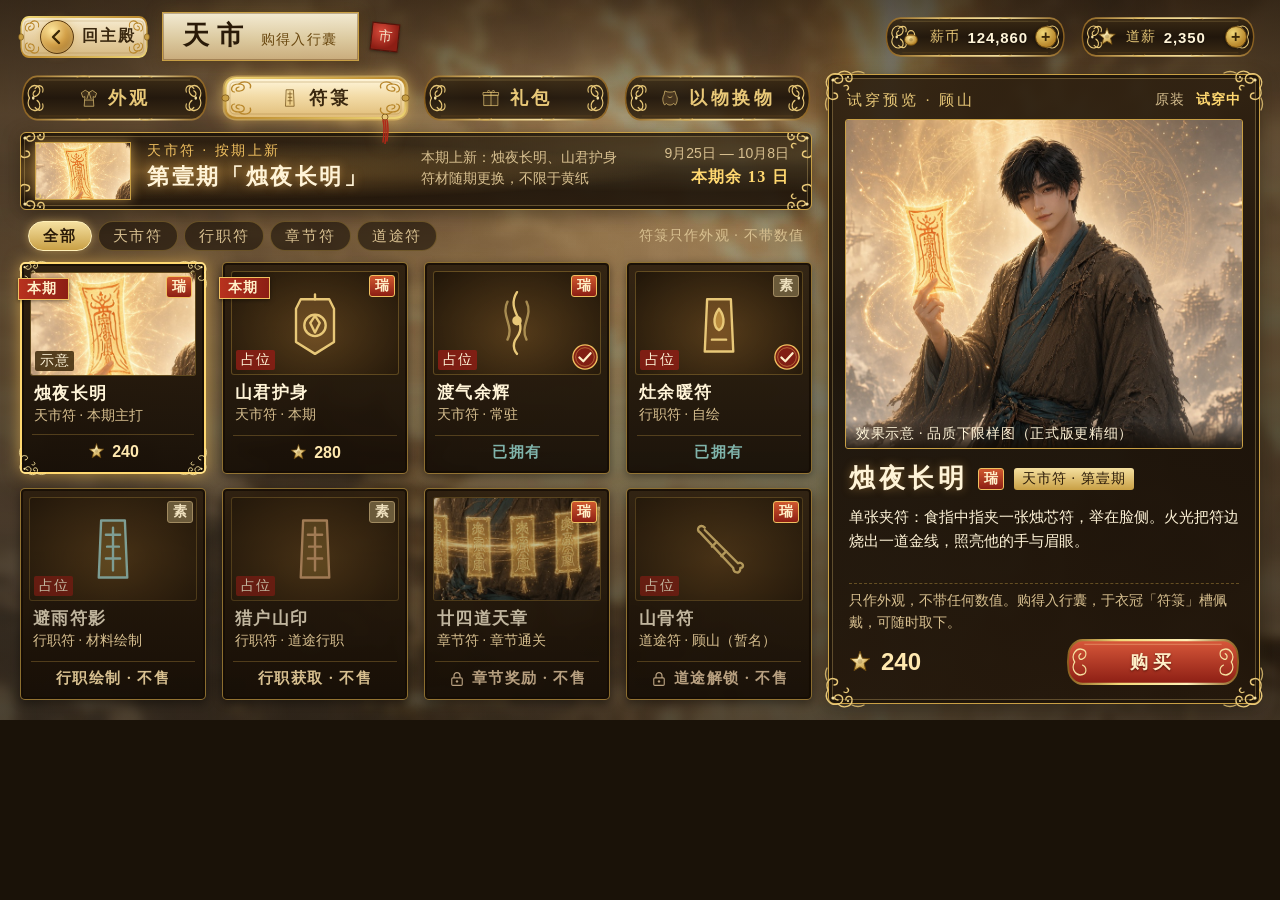
<file: images/ui-mock/v4/tianshi.html>
<!DOCTYPE html>
<html lang="zh-CN">
<head>
<meta charset="UTF-8" />
<meta name="viewport" content="width=1280" />
<title>《廿四道·城外》天市 · UI 线框 v4</title>
<link rel="stylesheet" href="./v4-common.css" />
<style>
  /* —— 页签 —— */
  .tabs { position: absolute; left: 20px; top: 74px; width: 792px; height: 48px; display: flex; gap: 12px; z-index: 5; }
  .tab { position: relative; flex: 1; height: 48px; display: flex; align-items: center; justify-content: center; gap: 8px;
    font-size: 18px; font-weight: 700; letter-spacing: .2em; }
  .tab .t-bg { position: absolute; inset: 0; z-index: 0; }
  .tab .t-bg svg { width: 100%; height: 100%; display: block; overflow: visible; }
  .tab > *:not(.t-bg) { position: relative; z-index: 1; }
  .tab.off { color: var(--gold); }
  .tab.on { color: var(--ink); filter: drop-shadow(0 0 8px rgba(255,210,110,.55)); }
  .tab .ti { width: 22px; height: 22px; }
  .tab .tassel { position: absolute; right: 18px; bottom: -22px; width: 14px; height: 30px; z-index: 2; }

  /* —— 主题期横幅 —— */
  .banner { left: 20px; top: 132px; width: 792px; height: 78px; overflow: hidden; }
  .banner .bn-glow { position: absolute; inset: 0; border-radius: 6px;
    background: radial-gradient(ellipse at 18% 50%, rgba(255,190,90,.35), transparent 55%),
                radial-gradient(ellipse at 90% 30%, rgba(255,220,140,.18), transparent 50%); }
  .banner .bn-thumb { position: absolute; left: 14px; top: 9px; width: 96px; height: 58px; border: 1px solid #c9a045;
    background: url("./thumb_fu_floor.png") center/cover; box-shadow: 0 0 10px rgba(255,200,100,.5); }
  .banner .bn-kicker { position: absolute; left: 126px; top: 9px; font-size: 14px; color: #f0c060; letter-spacing: .18em; }
  .banner .bn-title { position: absolute; left: 126px; top: 29px; font-size: 22px; font-weight: 700; color: var(--ivory); letter-spacing: .12em;
    text-shadow: 0 0 10px rgba(255,190,90,.5); }
  .banner .bn-desc { position: absolute; left: 400px; top: 14px; width: 220px; font-size: 14px; line-height: 1.5; color: var(--ivory-dim); }
  .banner .bn-time { position: absolute; right: 22px; top: 12px; text-align: right; font-family: var(--sans); }
  .banner .bn-time .d { font-size: 14px; color: var(--ivory-dim); }
  .banner .bn-time .left { margin-top: 4px; font-size: 16px; color: #ffd870; font-weight: 700; font-family: var(--serif); letter-spacing: .08em; }

  /* —— 子页签 / 说明行 —— */
  .subtabs { position: absolute; left: 28px; top: 220px; width: 776px; height: 32px; display: flex; align-items: center; gap: 6px; z-index: 4; }
  .sub { height: 30px; padding: 0 14px; display: flex; align-items: center; font-size: 15px; color: var(--ivory-dim); letter-spacing: .12em;
    border-radius: 15px; border: 1px solid rgba(201,160,69,.35); background: rgba(24,16,8,.6); }
  .sub.on { color: #2a1a08; font-weight: 700; background: linear-gradient(180deg,#f5e0a0,#c9a045); border-color: #fff0b8; box-shadow: 0 0 8px rgba(255,210,110,.45); }
  .subtabs .hint { margin-left: auto; font-size: 14px; color: var(--ivory-dim); letter-spacing: .08em; }
  .subtabs .hold { display: flex; align-items: center; gap: 6px; height: 30px; padding: 0 12px; font-size: 15px; color: var(--ivory);
    border: 1px solid rgba(201,160,69,.5); background: rgba(24,16,8,.7); border-radius: 4px; }
  .subtabs .hold .mi { width: 22px; height: 22px; }
  .subtabs .hold b { color: #ffd870; font-family: var(--sans); }

  /* —— 商品格 —— */
  .grid { position: absolute; left: 20px; top: 262px; width: 792px; height: 438px; display: grid; gap: 14px 16px; }
  .card { position: relative; border-radius: 5px; background: linear-gradient(180deg, rgba(44,30,14,.92), rgba(22,14,6,.94));
    border: 1px solid rgba(201,160,69,.65); box-shadow: inset 0 0 0 2px rgba(20,12,4,.8), 0 3px 10px rgba(0,0,0,.4); }
  .card.sel { border: 2px solid #ffd870; box-shadow: inset 0 0 0 2px rgba(20,12,4,.8), 0 0 16px rgba(255,200,90,.55); }
  .card .art { position: absolute; left: 8px; right: 8px; top: 8px; height: 104px; border-radius: 3px; overflow: hidden;
    background: radial-gradient(ellipse at 50% 60%, rgba(120,84,36,.55), rgba(30,20,8,.9)); border: 1px solid rgba(201,160,69,.35);
    display: flex; align-items: center; justify-content: center; }
  .card .art .ic { width: 76px; height: 76px; }
  .card .art img { width: 100%; height: 100%; object-fit: cover; display: block; }
  .card .art .ph-tag { left: 4px; bottom: 4px; }
  .card .rar { position: absolute; right: 12px; top: 12px; z-index: 4; }
  .card .ribbon { position: absolute; left: -4px; top: 14px; z-index: 5; padding: 1px 10px 1px 8px; font-size: 14px; font-weight: 700; letter-spacing: .1em;
    color: #fff0c8; background: linear-gradient(90deg,#b8321e,#8c1e14); border: 1px solid #f0c060; box-shadow: 0 1px 4px rgba(0,0,0,.5); }
  .card .owned-seal { position: absolute; right: 10px; top: 80px; z-index: 5; }
  .card .nm { position: absolute; left: 12px; right: 10px; top: 118px; font-size: 17px; font-weight: 700; color: var(--ivory); letter-spacing: .08em; white-space: nowrap; }
  .card .sb { position: absolute; left: 12px; right: 10px; top: 143px; font-size: 14px; color: var(--ivory-dim); white-space: nowrap; overflow: hidden; }
  .card .pr { position: absolute; left: 10px; right: 10px; bottom: 8px; height: 30px; display: flex; align-items: center; justify-content: center; gap: 6px;
    border-top: 1px solid rgba(201,160,69,.3); padding-top: 4px; font-family: var(--sans); font-size: 16px; font-weight: 700; color: #ffe9b0; }
  .card .pr .icon { width: 19px; height: 19px; }
  .card .pr.state { font-family: var(--serif); font-size: 15px; letter-spacing: .1em; font-weight: 700; }
  .card .pr.owned { color: var(--rain); }
  .card .pr.task { color: #d8c090; }
  .card .pr.lock { color: #b8a080; }
  .card.dim .art, .card.dim .nm { opacity: .72; }
  /* 礼包卡片（三列） */
  .grid.bundle .card .art { height: 74px; }
  .grid.bundle .card .ic { width: 62px; height: 62px; }
  .grid.bundle .card .nm { top: 88px; font-size: 18px; }
  .grid.bundle .card .sb { top: 114px; white-space: normal; line-height: 1.45; height: 42px; }

  /* —— 右侧预览 —— */
  .preview { left: 828px; top: 74px; width: 432px; height: 630px; }
  .pv-head { position: absolute; left: 18px; right: 18px; top: 12px; height: 26px; display: flex; align-items: center; justify-content: space-between;
    font-size: 15px; color: var(--gold); letter-spacing: .2em; }
  .pv-head .tog { font-size: 14px; color: var(--ivory-dim); letter-spacing: .08em; display: flex; gap: 10px; }
  .pv-head .tog b { color: #ffd870; }
  .pv-img { position: absolute; left: 16px; right: 16px; top: 44px; height: 330px; overflow: hidden; border: 1px solid #c9a045; border-radius: 3px;
    background: url("./bg_v4_blur.jpg") center/cover; box-shadow: inset 0 0 30px rgba(0,0,0,.5); }
  .pv-img img.scene { width: 100%; height: 100%; object-fit: cover; object-position: 79% 40%; display: block; }
  .pv-img img.sprite { position: absolute; left: 50%; top: 6px; height: 460px; width: auto; transform: translateX(-50%); }
  .pv-img .halo { position: absolute; left: 50%; top: 20px; width: 300px; height: 300px; transform: translateX(-50%); border-radius: 50%;
    background: radial-gradient(circle, rgba(255,220,140,.45), rgba(255,190,90,.12) 55%, transparent 70%); }
  .pv-img .cap { position: absolute; left: 0; right: 0; bottom: 0; padding: 5px 10px; font-size: 14px; color: #fff4d8;
    background: linear-gradient(0deg, rgba(20,12,4,.85), rgba(20,12,4,0)); letter-spacing: .05em; }
  .pv-img .ph-tag { right: 6px; top: 6px; }
  .pv-name { position: absolute; left: 20px; top: 386px; display: flex; align-items: center; gap: 10px; }
  .pv-name .n { font-size: 26px; font-weight: 700; letter-spacing: .14em; color: var(--ivory); text-shadow: 0 0 10px rgba(255,190,90,.4); }
  .pv-name .tier { font-size: 14px; color: #2a1a08; background: linear-gradient(180deg,#f5e0a0,#c9a045); padding: 2px 8px; border-radius: 3px; letter-spacing: .08em; }
  .pv-desc { position: absolute; left: 20px; right: 20px; top: 430px; font-size: 15px; line-height: 1.6; color: var(--ivory); }
  .pv-note { position: absolute; left: 20px; right: 20px; top: 508px; font-size: 14px; line-height: 1.55; color: var(--ivory-dim);
    border-top: 1px dashed rgba(201,160,69,.4); padding-top: 6px; }
  .pv-buy { position: absolute; left: 18px; right: 18px; bottom: 16px; height: 50px; display: flex; align-items: center; }
  .pv-buy .price { display: flex; align-items: center; gap: 8px; font-family: var(--sans); font-size: 24px; font-weight: 700; color: #ffe9b0; }
  .pv-buy .price .icon { width: 26px; height: 26px; }
  .pv-buy .price small { font-family: var(--serif); font-size: 14px; color: var(--ivory-dim); font-weight: 400; }
  .pv-buy .btn-verm { right: 0; top: 0; width: 176px; height: 50px; }
</style>
</head>
<body>
<div id="stage"></div>
<script src="./v4-common.js"></script>
<script src="./v4-icons.js"></script>
<script>
const XB = "xb", DX = "dx";
const priceHTML = (cur, v, sz) => (cur === XB ? V4.icoXinbi(sz) : V4.icoDaoxin(sz)) + `<span>${v}</span>`;

// ——— 数据（取自 docs/TIANSUI_OUTFIT_GUSHAN_DRAFT.md 与 XINGZHI_TASK_ITEMS_DRAFT.md） ———
const TABS = [
  { k: "waiguan", label: "外观", ico: "cloth" },
  { k: "fu", label: "符箓", ico: "fu_paper" },
  { k: "libao", label: "礼包", ico: "bundle" },
  { k: "jiaohuan", label: "以物换物", ico: "hide" },
];
const DATA = {
  fu: {
    subs: ["全部", "天市符", "行职符", "章节符", "道途符"], subOn: 0, hint: "符箓只作外观 · 不带数值",
    cols: 4,
    cards: [
      { nm: "烛夜长明", sb: "天市符 · 本期主打", rar: "rui", price: [DX, 240], img: "./thumb_fu_floor.png", imgTag: "示意", ribbon: "本期", sel: 1 },
      { nm: "山君护身", sb: "天市符 · 本期", rar: "rui", price: [DX, 280], ic: "fu_bronze", ph: 1, ribbon: "本期" },
      { nm: "渡气余辉", sb: "天市符 · 常驻", rar: "rui", owned: 1, ic: "fu_light", ph: 1 },
      { nm: "灶余暖符", sb: "行职符 · 自绘", rar: "su", owned: 1, ic: "fu_flame", ph: 1 },
      { nm: "避雨符影", sb: "行职符 · 材料绘制", rar: "su", state: ["task", "行职绘制 · 不售"], ic: "fu_paper", ph: 1, tint: "#9fd0c8", dim: 1 },
      { nm: "猎户山印", sb: "行职符 · 道途行职", rar: "su", state: ["task", "行职获取 · 不售"], ic: "fu_paper", ph: 1, tint: "#d0a070", dim: 1 },
      { nm: "廿四道天章", sb: "章节符 · 章节通关", rar: "rui", state: ["lock", "章节奖励 · 不售"], img: "./thumb_fu_24dao.png", dim: 1 },
      { nm: "山骨符", sb: "道途符 · 顾山（暂名）", rar: "rui", state: ["lock", "道途解锁 · 不售"], ic: "fu_bone", ph: 1, dim: 1, lock: 1 },
    ],
    pv: { kind: "scene", src: "../../fu/fu_floor_baseline.png", cap: "效果示意 · 品质下限样图（正式版更精细）",
      name: "烛夜长明", rar: "rui", tier: "天市符 · 第壹期",
      desc: "单张夹符：食指中指夹一张烛芯符，举在脸侧。火光把符边烧出一道金线，照亮他的手与眉眼。",
      note: "只作外观，不带任何数值。购得入行囊，于衣冠「符箓」槽佩戴，可随时取下。",
      price: [DX, 240], btn: "购买" },
  },
  waiguan: {
    subs: ["头发", "衣服", "配饰", "动作表情"], subOn: 1, hint: "购得入行囊 · 衣冠中穿戴",
    cols: 4,
    cards: [
      { nm: "猎服", sb: "默认 · 土褐破猎服", rar: "su", owned: 1, ic: "cloth", ph: 1 },
      { nm: "夜氅", sb: "深色夜行披", rar: "su", price: [XB, "1,500"], ic: "cloak", ph: 1, tint: "#b8a8d8", sel: 1 },
      { nm: "日间旅服", sb: "整洁旅装", rar: "su", price: [XB, "1,200"], ic: "cloth", ph: 1, tint: "#d8c8a0" },
      { nm: "素暗礼服", sb: "见礼用素暗袍", rar: "zhen", price: [DX, 120], ic: "cloak", ph: 1, tint: "#a0b8c0" },
      { nm: "雨蓑外袍", sb: "破祠雨意 · 可以物换物", rar: "su", state: ["task", "行职解锁"], ic: "cloak", ph: 1, tint: "#9fd0c8", dim: 1 },
      { nm: "山火冬袄", sb: "厚实 · 暖色补丁", rar: "su", price: [XB, "2,000"], ic: "cloth", ph: 1, tint: "#f0a070" },
      { nm: "渡气见证袍", sb: "暖金暗纹 · 神性", rar: "rui", price: [DX, 180], ic: "cloak", ph: 1, tint: "#ffd870" },
    ],
    pv: { kind: "sprite", src: "../../sprites/gu_idle.png", cap: "立绘部件层未出图：暂以默认立绘 gu_idle 示意", ph: 1,
      name: "夜氅", rar: "su", tier: "衣服 · cloth_b",
      desc: "深色夜行披。与「夜猎半束」「皮护腕」「短弓袋」同穿即成「夜猎」一套。",
      note: "同槽互斥：穿上后替换当前衣服。购得入行囊，于衣冠「衣服」槽穿戴。",
      price: [XB, "1,500"], btn: "购买" },
  },
  libao: {
    subs: ["全部礼包"], subOn: 0, hint: "套装购后拆成部件入库 · 可混搭 · 另给一键穿戴",
    cols: 3,
    cards: [
      { nm: "破祠猎人", sb: "短碎发 · 猎服", rar: "su", owned: 1, ic: "bundle", ph: 1 },
      { nm: "雨夜守门", sb: "雨湿短发 · 雨蓑外袍 · 短刀 · 避雨符影", rar: "zhen", price: [XB, "2,400 或 道薪 100"], ic: "bundle", ph: 1, tint: "#9fd0c8" },
      { nm: "夜猎", sb: "夜猎半束 · 夜氅 · 皮护腕 · 短弓袋", rar: "rui", price: [DX, 150], ic: "bundle", ph: 1, tint: "#b8a8d8", sel: 1 },
      { nm: "见礼", sb: "猎人髻 · 素暗礼服 · 骨木佩 · 灶余暖符", rar: "rui", price: [DX, 200], ic: "bundle", ph: 1, tint: "#a0b8c0" },
      { nm: "渡气之后", sb: "短碎发 · 渡气见证袍 · 眉目放缓 · 渡气余辉", rar: "rui", price: [DX, "280 · 章节赠"], ic: "bundle", ph: 1, tint: "#ffd870" },
    ],
    pv: { kind: "sprite", src: "../../sprites/gu_idle.png", cap: "套装立绘未出图：暂以默认立绘示意", ph: 1,
      name: "夜猎", rar: "rui", tier: "礼包 · 四件",
      desc: "夜猎半束 · 夜氅 · 皮护腕 · 短弓袋。深色利落，适合夜里跟他上山。",
      note: "购后拆成四件分别入库，可拆开混搭；衣冠「搭配方案」里另给一键穿戴。",
      price: [DX, 150], btn: "购买" },
  },
  jiaohuan: {
    subs: [], hold: [["hide", "山货皮", 3], ["leaf", "山叶签", 5]], hint: "只换「行职解锁」外观 · 不花道薪",
    cols: 4,
    cards: [
      { nm: "雨蓑外袍", sb: "衣服 · 破祠雨意", rar: "su", trade: ["hide", "山货皮 × 3"], ic: "cloak", ph: 1, tint: "#9fd0c8", sel: 1 },
      { nm: "猎布缠手", sb: "配饰 · 腕／手", rar: "su", trade: ["hide", "山货皮 × 2"], ic: "hand", ph: 1 },
      { nm: "山叶别发", sb: "配饰 · 头饰", rar: "su", owned: 1, ic: "leaf", ph: 1 },
    ],
    pv: { kind: "sprite", src: "../../sprites/gu_idle.png", cap: "部件未出图：暂以默认立绘示意", ph: 1,
      name: "雨蓑外袍", rar: "su", tier: "衣服 · cloth_e",
      desc: "破祠雨意。蓑草压在肩上，下摆还带着一点山路的泥。",
      note: "兑换物来自行职录：山货皮出自道途行职，山叶签出自日常行职。数量为示意。",
      trade: ["hide", "山货皮 × 3"], btn: "兑换" },
  },
};

// ——— 渲染 ———
const tabKey = new URLSearchParams(location.search).get("tab") || "fu";
const D = DATA[tabKey];
const stage = document.getElementById("stage");
let html = V4.topLeft("天市", "购得入行囊", "市") + V4.currencyBar();

// 页签
html += `<div class="tabs">` + TABS.map(t => {
  const on = t.k === tabKey;
  return `<div class="tab ${on ? "on" : "off"}"><div class="t-bg">${on ? V4.plaqueBg(true) .replace('class="pq-bg"', 'style="position:absolute;inset:0"') : V4.lacquerPill()}</div>
    <span class="ti">${ICONS(t.ico, on ? "#6a4810" : "#e8c878")}</span><span>${t.label}</span>
    ${on ? `<svg class="tassel" viewBox="0 0 14 30"><circle cx="7" cy="3" r="3" fill="#e8c878" stroke="#6a4810" stroke-width=".8"/><path d="M5,6 Q7,14 5,28 M7,6 Q9,16 7,30 M9,6 Q11,14 9,27" fill="none" stroke="#b02818" stroke-width="1.5" stroke-linecap="round"/></svg>` : ""}
  </div>`;
}).join("") + `</div>`;

// 横幅：当期天市符
html += `<div class="lacq banner" id="banner"><div class="bn-glow"></div><div class="bn-thumb"></div>
  <div class="bn-kicker">天市符 · 按期上新</div>
  <div class="bn-title">第壹期「烛夜长明」</div>
  <div class="bn-desc">本期上新：烛夜长明、山君护身<br>符材随期更换，不限于黄纸</div>
  <div class="bn-time"><div class="d">9月25日 — 10月8日</div><div class="left">本期余 13 日</div></div>
</div>`;

// 子页签 / 持有
html += `<div class="subtabs">` +
  (D.hold ? `<span style="font-size:15px;color:var(--gold);letter-spacing:.12em;margin-right:4px">行囊兑换物</span>` + D.hold.map(h => `<span class="hold"><span class="mi">${ICONS(h[0])}</span>${h[1]} <b>× ${h[2]}</b></span>`).join("") : "") +
  D.subs.map((s, i) => `<span class="sub ${i === D.subOn ? "on" : ""}">${s}</span>`).join("") +
  `<span class="hint">${D.hint}</span></div>`;

// 商品格
const rows = Math.ceil(Math.max(D.cards.length, D.cols * 2) / D.cols);
html += `<div class="grid ${D.cols === 3 ? "bundle" : ""}" style="grid-template-columns:repeat(${D.cols},1fr);grid-template-rows:repeat(2,1fr)">` +
  D.cards.map(c => {
    const art = c.img
      ? `<img src="${c.img}">${c.imgTag ? `<span class="ph-tag" style="background:rgba(60,40,10,.85)">${c.imgTag}</span>` : ""}`
      : `<span class="ic">${ICONS(c.ic, c.tint || "#e8c878")}</span>${c.ph ? `<span class="ph-tag">占位</span>` : ""}`;
    let pr;
    if (c.owned) pr = `<div class="pr state owned">已拥有</div>`;
    else if (c.state) pr = `<div class="pr state ${c.state[0]}">${c.state[0] === "lock" ? V4.lockIco(18, "#b8a080") : ""}${c.state[1]}</div>`;
    else if (c.trade) pr = `<div class="pr"><span style="width:20px;height:20px;display:inline-block">${ICONS(c.trade[0])}</span><span>${c.trade[1]}</span></div>`;
    else pr = `<div class="pr">${priceHTML(c.price[0], c.price[1], 19)}</div>`;
    return `<div class="card ${c.sel ? "sel" : ""} ${c.dim ? "dim" : ""}">
      <div class="art">${art}</div>
      ${c.rar ? `<span class="rar ${c.rar}">${{ su: "素", zhen: "珍", rui: "瑞" }[c.rar]}</span>` : ""}
      ${c.ribbon ? `<span class="ribbon">${c.ribbon}</span>` : ""}
      ${c.owned ? `<span class="owned-seal">${V4.checkSeal(28)}</span>` : ""}
      <div class="nm">${c.nm}</div><div class="sb">${c.sb}</div>${pr}</div>`;
  }).join("") + `</div>`;

// 预览
const P = D.pv;
const pvImg = P.kind === "scene"
  ? `<img class="scene" src="${P.src}">`
  : `<div class="halo"></div><img class="sprite" src="${P.src}">${P.ph ? `<span class="ph-tag">占位</span>` : ""}`;
const pvPrice = P.trade
  ? `<div class="price"><span style="width:26px;height:26px;display:inline-block">${ICONS(P.trade[0])}</span>${P.trade[1]}</div>`
  : `<div class="price">${priceHTML(P.price[0], P.price[1], 26)}</div>`;
html += `<div class="lacq preview" id="preview">
  <div class="pv-head"><span>试穿预览 · 顾山</span><span class="tog"><span>原装</span><b>试穿中</b></span></div>
  <div class="pv-img">${pvImg}<div class="cap">${P.cap}</div></div>
  <div class="pv-name"><span class="n">${P.name}</span><span class="rar ${P.rar}">${{ su: "素", zhen: "珍", rui: "瑞" }[P.rar]}</span><span class="tier">${P.tier}</span></div>
  <div class="pv-desc">${P.desc}</div>
  <div class="pv-note">${P.note}</div>
  <div class="pv-buy">${pvPrice}<div class="btn-verm">${V4.vermBg()}<span>${P.btn}</span></div></div>
</div>`;

stage.innerHTML = html;
["banner", "preview"].forEach(i => V4.decorate(document.getElementById(i)));
document.querySelectorAll(".card.sel").forEach(el => V4.decorate(el, true, "#ffe9a0"));
</script>
</body>
</html>
</file>
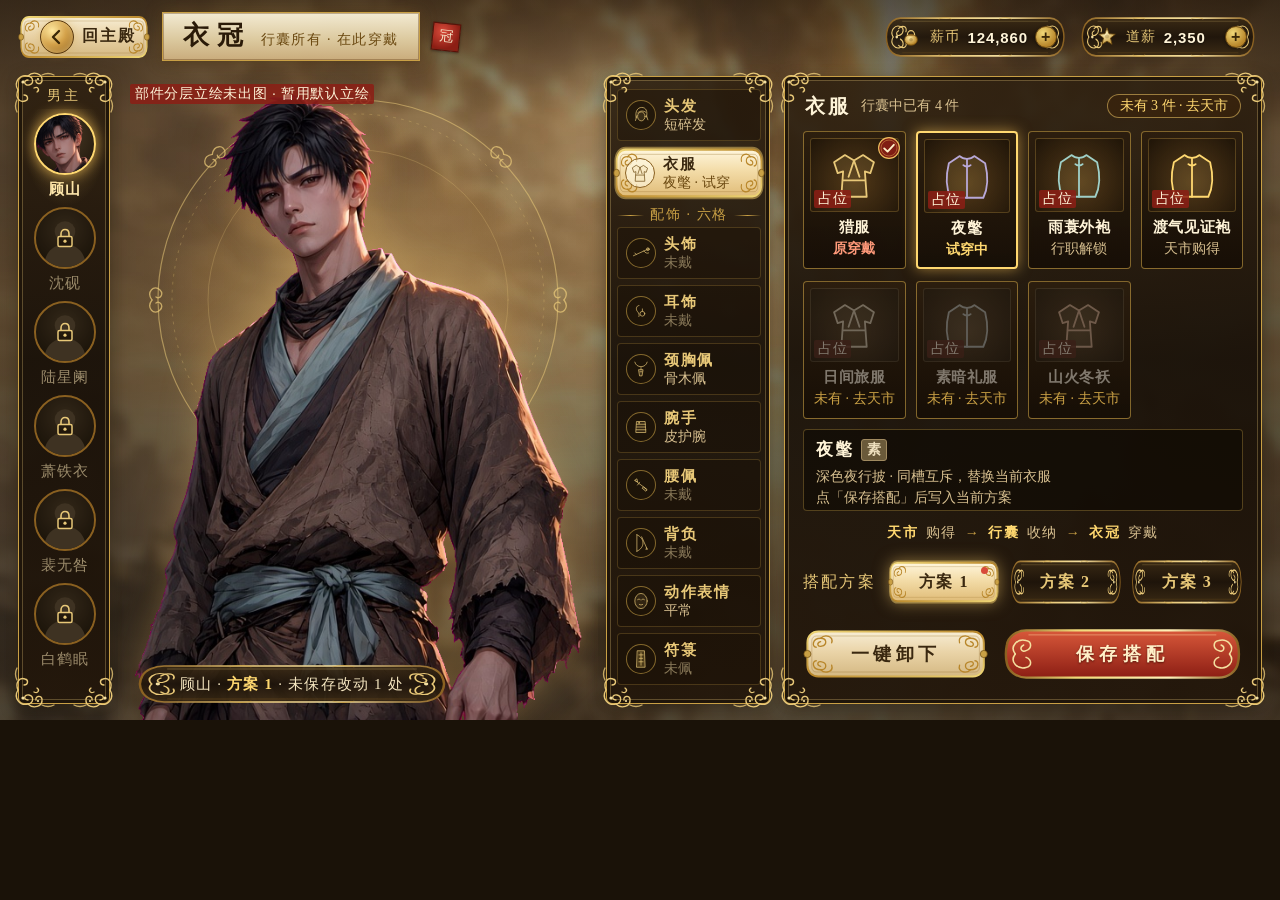
<file: images/ui-mock/v4/yiguan.html>
<!DOCTYPE html>
<html lang="zh-CN">
<head>
<meta charset="UTF-8" />
<meta name="viewport" content="width=1280" />
<title>《廿四道·城外》衣冠 · UI 线框 v4</title>
<link rel="stylesheet" href="./v4-common.css" />
<style>
  /* —— 男主切换条 —— */
  .roster { left: 18px; top: 76px; width: 92px; height: 628px; }
  .roster .rh { position: absolute; left: 0; right: 0; top: 10px; text-align: center; font-size: 14px; color: var(--gold); letter-spacing: .2em; }
  .who { position: absolute; left: 0; width: 92px; height: 96px; display: flex; flex-direction: column; align-items: center; }
  .who .face { position: relative; width: 62px; height: 62px; border-radius: 50%; overflow: hidden; border: 2px solid #8a6020;
    background: radial-gradient(circle at 50% 35%, #4a3a26, #1a1208); }
  .who .face img { width: 100%; height: 100%; object-fit: cover; }
  .who .face .sil { position: absolute; inset: 0; }
  .who .face .lk { position: absolute; inset: 0; display: flex; align-items: center; justify-content: center; background: rgba(10,6,2,.35); }
  .who .nm { margin-top: 5px; font-size: 15px; letter-spacing: .06em; color: #9a8a6a; white-space: nowrap; }
  .who.on .face { border: 2.5px solid #ffd870; box-shadow: 0 0 14px rgba(255,200,90,.75); }
  .who.on .nm { color: #ffe9b0; font-weight: 700; }
  .who.on::before { content: ""; position: absolute; left: 6px; right: 6px; top: -4px; bottom: 2px; border-radius: 8px;
    background: radial-gradient(ellipse at 50% 40%, rgba(255,210,110,.25), transparent 70%); }

  /* —— 立绘台 —— */
  .dais { position: absolute; left: 118px; top: 70px; width: 480px; height: 650px; overflow: hidden; }
  .dais .ring { position: absolute; left: 20px; top: 10px; width: 440px; height: 440px; }
  .dais .glow { position: absolute; left: 40px; top: 40px; width: 400px; height: 400px; border-radius: 50%;
    background: radial-gradient(circle, rgba(255,215,130,.40), rgba(255,180,80,.10) 55%, transparent 70%); }
  .dais img.sprite { position: absolute; left: 50%; top: 22px; height: 628px; width: auto; transform: translateX(-50%);
    filter: drop-shadow(0 0 18px rgba(255,200,110,.25)); }
  .dais .ph-tag { left: 12px; top: 14px; }
  .outfit-tag { position: absolute; left: 136px; bottom: 16px; z-index: 6; height: 40px; min-width: 250px; display: flex; align-items: center; gap: 8px;
    padding: 0 44px; color: #f5e6c0; font-size: 15px; white-space: nowrap; letter-spacing: .08em; }
  .outfit-tag .chip-bg { position: absolute; inset: 0; z-index: 0; } .outfit-tag .chip-bg svg { width: 100%; height: 100%; display: block; }
  .outfit-tag > span { position: relative; z-index: 1; }
  .outfit-tag b { color: #ffd870; }

  /* —— 槽位栏 —— */
  .rail { left: 606px; top: 76px; width: 164px; height: 628px; }
  .slot { position: absolute; left: 10px; width: 144px; height: 52px; display: flex; align-items: center; gap: 8px; padding: 0 8px; border-radius: 4px;
    border: 1px solid rgba(201,160,69,.25); background: rgba(20,12,4,.35); }
  .slot .si { width: 30px; height: 30px; flex-shrink: 0; border-radius: 50%; border: 1px solid rgba(201,160,69,.6); padding: 3px; background: rgba(30,20,8,.6); }
  .slot .tx { display: flex; flex-direction: column; line-height: 1.25; min-width: 0; }
  .slot .sn { font-size: 15px; font-weight: 700; color: var(--gold); letter-spacing: .1em; white-space: nowrap; }
  .slot .se { font-size: 14px; color: var(--ivory-dim); white-space: nowrap; }
  .slot .se.empty { color: #8a7a5a; }
  .slot .se.try { color: #ffd870; }
  .slot.on { border: none; background: none; }
  .slot.on .pq-bg { position: absolute; inset: -2px -4px; z-index: 0; }
  .slot.on .pq-bg svg { width: 100%; height: 100%; display: block; overflow: visible; }
  .slot.on > *:not(.pq-bg) { position: relative; z-index: 1; }
  .slot.on .sn { color: var(--ink); } .slot.on .se { color: #6a4810; } .slot.on .si { background: rgba(255,250,230,.6); border-color: #8a6020; }
  .rail .grp { position: absolute; left: 10px; width: 144px; height: 20px; display: flex; align-items: center; gap: 6px; font-size: 14px; color: #c9a045; letter-spacing: .12em; }
  .rail .grp::before, .rail .grp::after { content: ""; flex: 1; height: 1px; background: linear-gradient(90deg, transparent, #c9a045, transparent); }

  /* —— 右侧已有格 —— */
  .owned { left: 784px; top: 76px; width: 478px; height: 628px; }
  .ow-head { position: absolute; left: 20px; right: 20px; top: 14px; height: 30px; display: flex; align-items: center; gap: 10px; }
  .ow-head .t { font-size: 20px; font-weight: 700; letter-spacing: .16em; color: var(--ivory); }
  .ow-head .c { font-size: 14px; color: var(--ivory-dim); }
  .ow-head .go { margin-left: auto; font-size: 14px; color: #ffd870; border: 1px solid rgba(255,216,112,.5); border-radius: 14px; padding: 2px 12px; background: rgba(60,36,10,.6); }
  .ogrid { position: absolute; left: 18px; right: 18px; top: 54px; height: 288px; display: grid; grid-template-columns: repeat(4, 1fr); grid-template-rows: repeat(2, 1fr); gap: 12px 10px; }
  .oc { position: relative; border-radius: 4px; background: linear-gradient(180deg, rgba(44,30,14,.92), rgba(22,14,6,.94)); border: 1px solid rgba(201,160,69,.6); }
  .oc.sel { border: 2px solid #ffd870; box-shadow: 0 0 14px rgba(255,200,90,.55); }
  .oc .art { position: absolute; left: 6px; right: 6px; top: 6px; height: 74px; border-radius: 3px; display: flex; align-items: center; justify-content: center;
    background: radial-gradient(ellipse at 50% 60%, rgba(120,84,36,.55), rgba(30,20,8,.9)); border: 1px solid rgba(201,160,69,.3); overflow: hidden; }
  .oc .art .ic { width: 58px; height: 58px; }
  .oc .art img { width: 100%; height: 100%; object-fit: cover; }
  .oc .art .ph-tag { left: 3px; bottom: 3px; font-size: 14px; padding: 0 4px; }
  .oc .nm { position: absolute; left: 0; right: 0; top: 86px; text-align: center; font-size: 15px; font-weight: 700; color: var(--ivory); white-space: nowrap; letter-spacing: .04em; }
  .oc .st { position: absolute; left: 0; right: 0; top: 108px; text-align: center; font-size: 14px; color: var(--ivory-dim); white-space: nowrap; }
  .oc .st.wear { color: #ff9a7a; font-weight: 700; } .oc .st.try { color: #ffd870; font-weight: 700; } .oc .st.shop { color: #c9a045; }
  .oc.no .art, .oc.no .nm { opacity: .45; filter: grayscale(.6); }
  .oc .seal { position: absolute; right: 4px; top: 4px; z-index: 5; }
  .oc .draw { position: absolute; right: 4px; top: 4px; z-index: 5; font-size: 14px; color: #fff0c8; background: #8c1e14; border: 1px solid #f0c060; padding: 0 5px; border-radius: 2px; }

  .detail { position: absolute; left: 18px; right: 18px; top: 352px; height: 82px; border-radius: 4px; padding: 8px 12px;
    background: rgba(12,8,2,.55); border: 1px solid rgba(201,160,69,.35); }
  .detail .d1 { font-size: 17px; font-weight: 700; color: var(--ivory); letter-spacing: .1em; display: flex; align-items: center; gap: 8px; }
  .detail .d2 { margin-top: 5px; font-size: 14px; color: var(--ivory-dim); line-height: 1.5; white-space: nowrap; overflow: hidden; }
  .flow { position: absolute; left: 18px; right: 18px; top: 442px; height: 28px; display: flex; align-items: center; justify-content: center; gap: 8px;
    font-size: 14px; color: var(--ivory-dim); letter-spacing: .1em; }
  .flow b { color: #ffd870; font-weight: 700; } .flow i { font-style: normal; color: #c9a045; }
  .plans { position: absolute; left: 18px; right: 18px; top: 480px; height: 50px; display: flex; align-items: center; gap: 10px; }
  .plans .lb { font-size: 16px; color: var(--gold); letter-spacing: .14em; margin-right: 2px; white-space: nowrap; }
  .plan { position: relative; flex: 1; height: 46px; display: flex; align-items: center; justify-content: center; font-size: 16px; font-weight: 700; letter-spacing: .1em; }
  .plan .t-bg { position: absolute; inset: 0; } .plan .t-bg svg { width: 100%; height: 100%; display: block; overflow: visible; }
  .plan > span { position: relative; z-index: 1; }
  .plan.off { color: var(--gold); } .plan.on { color: var(--ink); filter: drop-shadow(0 0 8px rgba(255,210,110,.5)); }
  .plan .dot { position: absolute; right: 12px; top: 8px; width: 7px; height: 7px; border-radius: 50%; background: #d84a3a; z-index: 2; }
  .acts { position: absolute; left: 18px; right: 18px; top: 550px; height: 56px; display: flex; gap: 14px; }
  .acts .plaque { position: relative; flex: 1; height: 54px; font-size: 18px; letter-spacing: .24em; }
  .acts .btn-verm { position: relative; flex: 1.3; height: 54px; }
</style>
</head>
<body>
<div id="stage"></div>
<script src="./v4-common.js"></script>
<script src="./v4-icons.js"></script>
<script>
const slotKey = new URLSearchParams(location.search).get("slot") || "cloth";
const ROSTER = [["顾山", 1], ["沈砚"], ["陆星阑"], ["萧铁衣"], ["裴无咎"], ["白鹤眠"]];
const SLOTS = [
  { k: "hair", n: "头发", ic: "hair", e: "短碎发" },
  { k: "cloth", n: "衣服", ic: "cloth", e: slotKey === "cloth" ? "夜氅 · 试穿" : "猎服", try: slotKey === "cloth" },
  { grp: "配饰 · 六格" },
  { k: "acc_head", n: "头饰", ic: "head", e: "未戴" },
  { k: "acc_ear", n: "耳饰", ic: "ear", e: "未戴" },
  { k: "acc_neck", n: "颈胸佩", ic: "neck", e: "骨木佩" },
  { k: "acc_hand", n: "腕手", ic: "hand", e: "皮护腕" },
  { k: "acc_waist", n: "腰佩", ic: "waist", e: "未戴" },
  { k: "acc_back", n: "背负", ic: "back", e: "未戴" },
  { k: "emo", n: "动作表情", ic: "emo", e: "平常" },
  { k: "fu", n: "符箓", ic: "fu_paper", e: slotKey === "fu" ? "灶余暖符" : "未佩", try: slotKey === "fu" },
];
const PANELS = {
  cloth: {
    title: "衣服", count: "行囊中已有 4 件", go: "未有 3 件 · 去天市",
    items: [
      { nm: "猎服", st: ["wear", "原穿戴"], ic: "cloth" },
      { nm: "夜氅", st: ["try", "试穿中"], ic: "cloak", tint: "#b8a8d8", sel: 1 },
      { nm: "雨蓑外袍", st: ["", "行职解锁"], ic: "cloak", tint: "#9fd0c8" },
      { nm: "渡气见证袍", st: ["", "天市购得"], ic: "cloak", tint: "#ffd870" },
      { nm: "日间旅服", st: ["shop", "未有 · 去天市"], ic: "cloth", tint: "#d8c8a0", no: 1 },
      { nm: "素暗礼服", st: ["shop", "未有 · 去天市"], ic: "cloak", tint: "#a0b8c0", no: 1 },
      { nm: "山火冬袄", st: ["shop", "未有 · 去天市"], ic: "cloth", tint: "#f0a070", no: 1 },
    ],
    d1: "夜氅", rar: "su", d2: "深色夜行披 · 同槽互斥，替换当前衣服<br>点「保存搭配」后写入当前方案",
  },
  fu: {
    title: "符箓", count: "行囊中已有 3 件 · 只作外观", go: "天市符 · 去天市",
    items: [
      { nm: "不佩符", st: ["", "关闭符光"], ic: "none" },
      { nm: "灶余暖符", st: ["try", "试佩中"], ic: "fu_flame", sel: 1 },
      { nm: "渡气余辉", st: ["", "天市符"], ic: "fu_light" },
      { nm: "猎户山印", st: ["", "行职符"], ic: "fu_paper", tint: "#d0a070" },
      { nm: "避雨符影", st: ["shop", "绘制 · 缺雨青墨 2"], ic: "fu_paper", tint: "#9fd0c8", no: 1, draw: 1 },
      { nm: "廿四道天章", st: ["shop", "章节奖励"], img: "./thumb_fu_24dao.png", no: 1 },
      { nm: "山骨符", st: ["shop", "道途解锁"], ic: "fu_bone", no: 1 },
    ],
    d1: "灶余暖符", rar: "su", d2: "行职符 · 肩侧几点暖金碎光 · 可关<br>绘制避雨符影：黄符纸 3/3　雨青墨 1/3",
  },
};
const P = PANELS[slotKey];
const stage = document.getElementById("stage");
let html = V4.topLeft("衣冠", "行囊所有 · 在此穿戴", "冠") + V4.currencyBar();

// 男主切换条
const sil = `<svg class="sil" viewBox="0 0 62 62"><circle cx="31" cy="24" r="11" fill="#5a4a34"/><path d="M8,62 C10,44 20,38 31,38 C42,38 52,44 54,62 Z" fill="#5a4a34"/></svg>`;
html += `<div class="lacq roster" id="roster"><div class="rh">男主</div>` + ROSTER.map((r, i) =>
  `<div class="who ${r[1] ? "on" : ""}" style="top:${36 + i * 94}px"><div class="face">${r[1] ? `<img src="./gu_face_thumb.png">` : sil + `<div class="lk">${V4.lockIco(24)}</div>`}</div>
   <div class="nm">${r[0]}${r[1] ? "" : ""}</div></div>`).join("") + `</div>`;

// 立绘台
html += `<div class="dais"><div class="glow"></div>
  <svg class="ring" viewBox="0 0 440 440"><g fill="none" stroke="#e8c878" stroke-linecap="round">
    <circle cx="220" cy="220" r="200" stroke-width="1.2" opacity=".55"/><circle cx="220" cy="220" r="186" stroke-width=".7" opacity=".4" stroke-dasharray="2 6"/>
    <circle cx="220" cy="220" r="150" stroke-width=".8" opacity=".3"/>
    ${[0, 45, 90, 135, 180, 225, 270, 315].map(a => `<g transform="rotate(${a} 220 220)" opacity=".75" stroke-width="1.3">
      <path d="M220,14 C212,8 204,16 210,22 C214,26 220,22 217,18"/><path d="M220,14 C228,8 236,16 230,22 C226,26 220,22 223,18"/></g>`).join("")}
  </g></svg>
  <img class="sprite" src="../../sprites/gu_idle.png">
  <span class="ph-tag">部件分层立绘未出图 · 暂用默认立绘</span>
</div>`;
html += `<div class="outfit-tag"><div class="chip-bg">${V4.lacquerPill()}</div><span>顾山 · <b>方案 1</b> · 未保存改动 1 处</span></div>`;

// 槽位栏
let y = 12;
html += `<div class="lacq rail" id="rail">` + SLOTS.map(s => {
  if (s.grp) { const h = `<div class="grp" style="top:${y}px">${s.grp}</div>`; y += 22; return h; }
  const on = s.k === slotKey;
  const empty = ["未戴", "未佩"].includes(s.e);
  const h = `<div class="slot ${on ? "on" : ""}" style="top:${y}px">${on ? V4.plaqueBg(true) : ""}
    <span class="si">${ICONS(s.ic, on ? "#6a4810" : "#e8c878")}</span>
    <span class="tx"><span class="sn">${s.n}</span><span class="se ${empty ? "empty" : ""} ${s.try ? "try" : ""}">${s.e}</span></span></div>`;
  y += 58; return h;
}).join("") + `</div>`;

// 已有格
html += `<div class="lacq owned" id="owned">
  <div class="ow-head"><span class="t">${P.title}</span><span class="c">${P.count}</span><span class="go">${P.go}</span></div>
  <div class="ogrid">` + P.items.map(it => `<div class="oc ${it.sel ? "sel" : ""} ${it.no ? "no" : ""}">
      <div class="art">${it.img ? `<img src="${it.img}">` : `<span class="ic">${ICONS(it.ic, it.tint || "#e8c878")}</span>${it.ic === "none" ? "" : `<span class="ph-tag">占位</span>`}`}</div>
      ${it.st[0] === "wear" ? `<span class="seal">${V4.checkSeal(24)}</span>` : ""}${it.draw ? `<span class="draw">可绘制</span>` : ""}
      <div class="nm">${it.nm}</div><div class="st ${it.st[0]}">${it.st[1]}</div></div>`).join("") + `</div>
  <div class="detail"><div class="d1">${P.d1}<span class="rar ${P.rar}">${{ su: "素", zhen: "珍", rui: "瑞" }[P.rar]}</span></div><div class="d2">${P.d2}</div></div>
  <div class="flow"><b>天市</b>购得<i>→</i><b>行囊</b>收纳<i>→</i><b>衣冠</b>穿戴</div>
  <div class="plans"><span class="lb">搭配方案</span>` + [1, 2, 3].map(n =>
    `<div class="plan ${n === 1 ? "on" : "off"}"><div class="t-bg">${n === 1 ? V4.plaqueBg(true).replace('class="pq-bg"', 'style="position:absolute;inset:0"') : V4.lacquerPill()}</div><span>方案 ${n}</span>${n === 1 ? `<i class="dot"></i>` : ""}</div>`).join("") + `</div>
  <div class="acts"><div class="plaque">${V4.plaqueBg()}<span>一键卸下</span></div><div class="btn-verm">${V4.vermBg()}<span>保存搭配</span></div></div>
</div>`;

stage.innerHTML = html;
["roster", "rail", "owned"].forEach(i => V4.decorate(document.getElementById(i)));
</script>
</body>
</html>
</file>
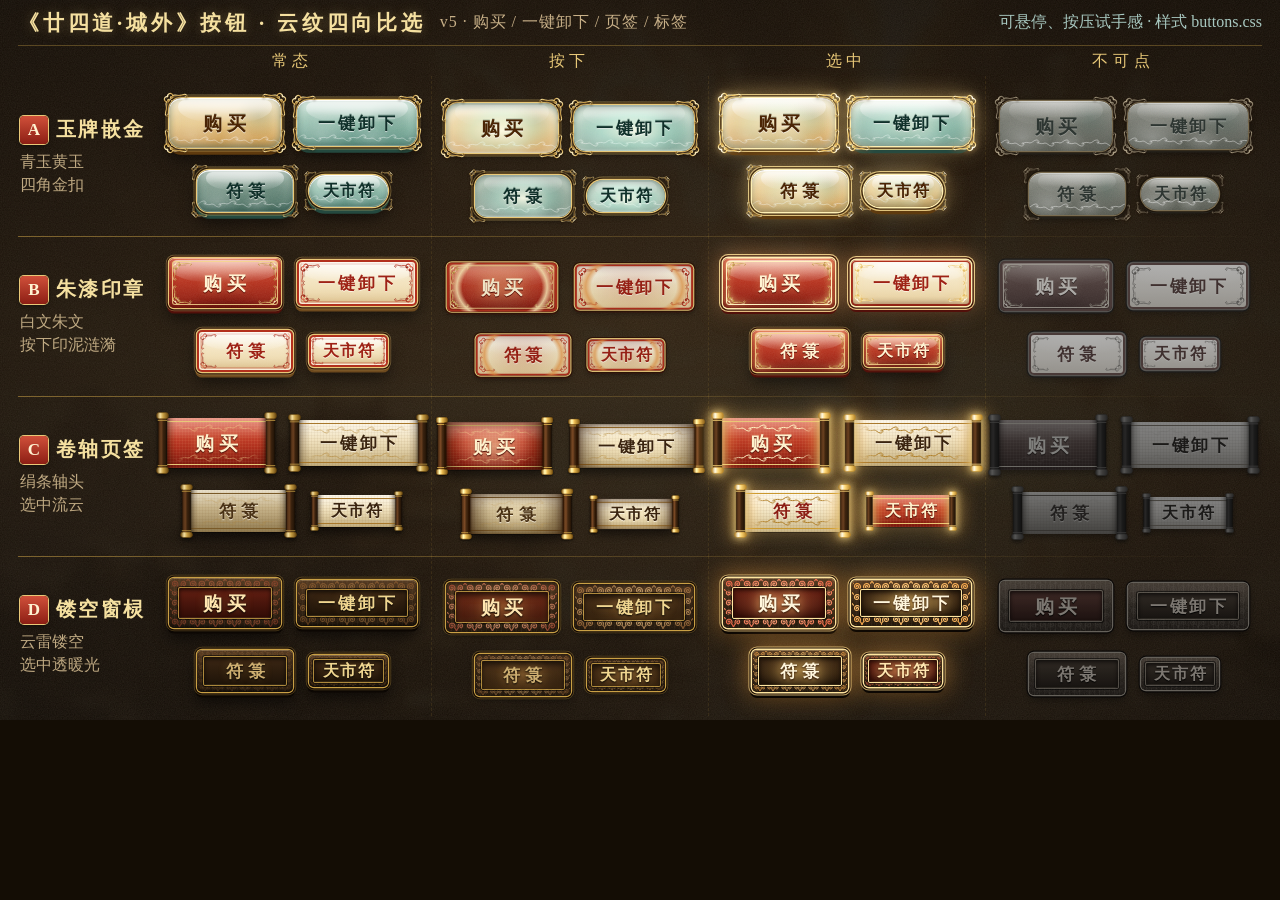
<file: images/ui-mock/v5/buttons.html>
<!doctype html>
<html lang="zh-CN">
<head>
<meta charset="utf-8">
<title>《廿四道·城外》按钮 v5 · 云纹四向比选</title>
<link rel="stylesheet" href="./buttons.css">
<style>
* { box-sizing: border-box; margin: 0; padding: 0; }
html, body { width: 1280px; height: 720px; overflow: hidden; background: #140d05; }
#stage {
  position: relative; width: 1280px; height: 720px; overflow: hidden; padding: 0 18px;
  font-family: var(--cw-serif); color: #f5e6c0;
  background:
    radial-gradient(ellipse 80% 70% at 50% 45%, rgba(40, 24, 8, .15), rgba(10, 6, 2, .75)),
    linear-gradient(180deg, rgba(20, 12, 4, .86), rgba(26, 16, 6, .8)),
    url("../v4/bg_v4_blur.jpg") center / cover no-repeat, #1a1208;
}
#stage::before { content: ""; position: absolute; inset: 0; background: var(--cw-noise); opacity: .9; pointer-events: none; }
header { position: relative; height: 46px; display: flex; align-items: center; gap: 14px; border-bottom: 1px solid rgba(201, 160, 69, .35); }
header h1 { font-size: 21px; letter-spacing: .18em; color: #f5e0a0; text-shadow: 0 0 12px rgba(232, 200, 120, .3); }
header .sub { font-size: 16px; color: #c8b088; letter-spacing: .06em; }
header .note { margin-left: auto; font-size: 16px; color: #a8c8c0; }
.cols { position: relative; display: grid; grid-template-columns: 136px repeat(4, 1fr); height: 30px; align-items: center; }
.cols span { text-align: center; font-size: 16px; letter-spacing: .3em; color: #e8c878; }
.cols span i { font-style: normal; color: #8a7a60; letter-spacing: 0; font-size: 16px; margin-left: 4px; }
.row { position: relative; display: grid; grid-template-columns: 136px repeat(4, 1fr); height: 160px; }
.row + .row::before { content: ""; position: absolute; left: 0; right: 0; top: 0; height: 1px;
  background: linear-gradient(90deg, rgba(201, 160, 69, .55), rgba(201, 160, 69, .18) 60%, transparent); }
.lab { display: flex; flex-direction: column; justify-content: center; gap: 6px; padding-left: 2px; }
.lab .tag { display: flex; align-items: center; gap: 8px; }
.lab b { width: 28px; height: 28px; display: grid; place-items: center; font-size: 17px; color: #fff3d2; border-radius: 4px;
  background: linear-gradient(180deg, #d0503a, #8c1e14); box-shadow: 0 0 0 1px #e8c878, 0 2px 4px rgba(0,0,0,.5); font-family: Georgia, serif; }
.lab h3 { font-size: 20px; letter-spacing: .12em; color: #f5e0a0; }
.lab p { font-size: 16px; line-height: 1.45; color: #bfa982; }
.cell { display: grid; grid-template-rows: 1fr 1fr; align-content: center; padding: 18px 0 16px; row-gap: 10px; }
.cell + .cell { border-left: 1px dashed rgba(201, 160, 69, .12); }
.line { display: flex; align-items: center; justify-content: center; gap: 16px; }
</style>
</head>
<body>
<div id="stage">
  <header>
    <h1>《廿四道·城外》按钮 · 云纹四向比选</h1><span class="sub">v5 · 购买 / 一键卸下 / 页签 / 标签</span>
    <span class="note">可悬停、按压试手感 · 样式 buttons.css</span>
  </header>
  <div class="cols"><span></span><span>常态</span><span>按下</span><span>选中</span><span>不可点</span></div>
  <div id="rows"></div>
</div>
<script>
const dirs = [
  ["a", "A", "玉牌嵌金", "青玉黄玉<br>四角金扣"],
  ["b", "B", "朱漆印章", "白文朱文<br>按下印泥涟漪"],
  ["c", "C", "卷轴页签", "绢条轴头<br>选中流云"],
  ["d", "D", "镂空窗棂", "云雷镂空<br>选中透暖光"],
];
const states = ["", "is-pressed", "is-selected", "is-disabled"];
const btn = (d, kind, st, txt) =>
  `<button class="cw cw-${d} cw-${kind} ${st}"${st === "is-disabled" ? " disabled" : ""}><span class="cw-label">${txt}</span></button>`;
document.getElementById("rows").innerHTML = dirs.map(([d, L, name, desc]) => `
  <section class="row" id="row${L}">
    <div class="lab"><div class="tag"><b>${L}</b><h3>${name}</h3></div><p>${desc}</p></div>
    ${states.map(st => `<div class="cell">
      <div class="line">${btn(d, "primary", st, "购买")}${btn(d, "secondary", st, "一键卸下")}</div>
      <div class="line">${btn(d, "tab", st, "符箓")}${btn(d, "chip", st, "天市符")}</div>
    </div>`).join("")}
  </section>`).join("");
</script>
</body>
</html>
</file>
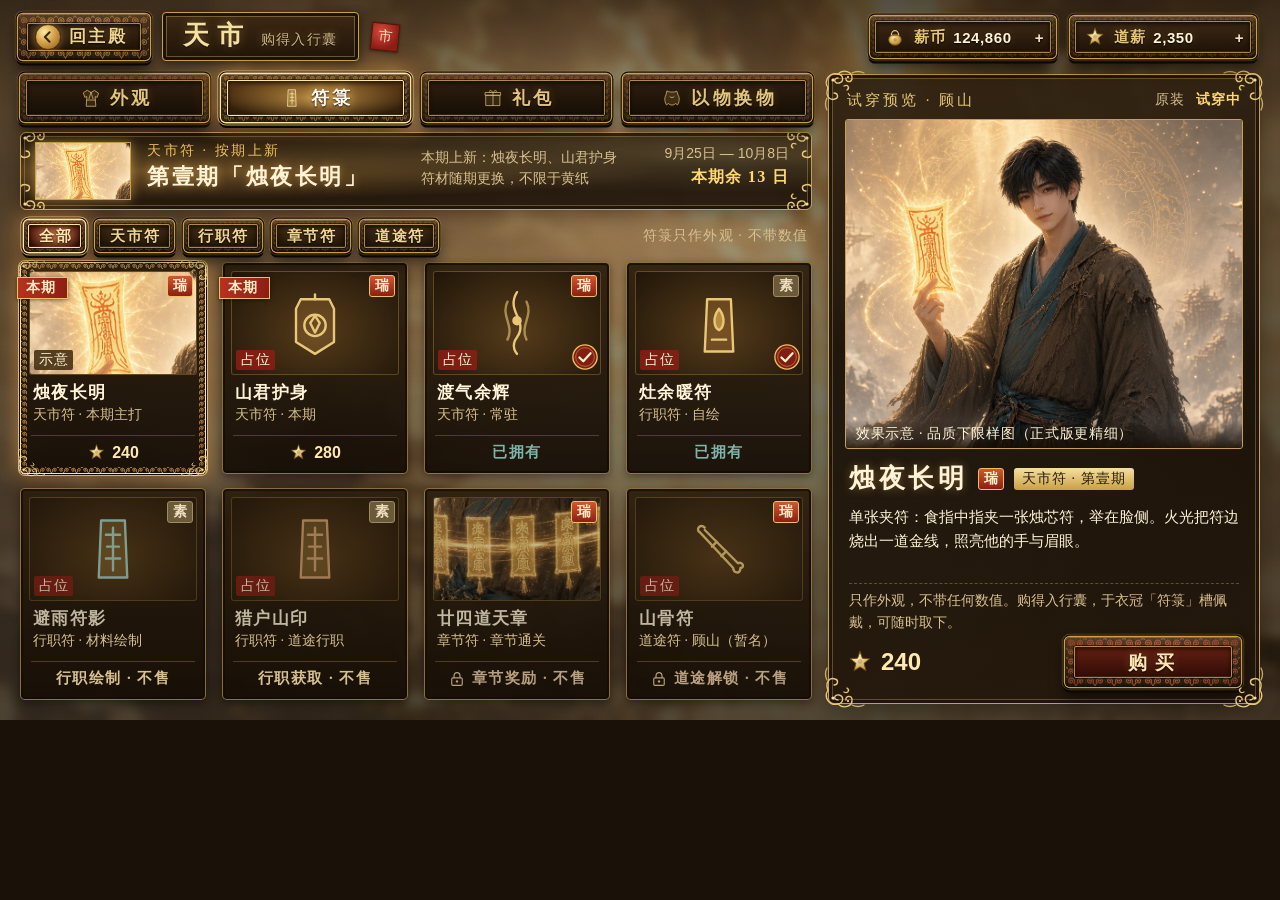
<file: images/ui-mock/v6/tianshi.html>
<!DOCTYPE html>
<html lang="zh-CN">
<head>
<meta charset="UTF-8" />
<meta name="viewport" content="width=1280" />
<title>《廿四道·城外》天市 · UI 线框 v6 · 镂空窗棂</title>
<link rel="stylesheet" href="../v4/v4-common.css" />
<link rel="stylesheet" href="../v5/buttons.css" />
<link rel="stylesheet" href="./v6-d.css" />
<style>
  /* —— 页签 —— */
  .tabs { position: absolute; left: 20px; top: 74px; width: 792px; height: 48px; display: flex; gap: 12px; z-index: 5; }
  .tabs .cw-tab { flex: 1; height: 48px; font-size: 18px; letter-spacing: .2em; }
  .tabs .cw-tab .cw-label { gap: 8px; padding: 0 12px 0 calc(12px + .2em); }
  .tabs .cw-tab .ti { width: 22px; height: 22px; display: inline-flex; }
  .tab { position: relative; flex: 1; height: 48px; display: flex; align-items: center; justify-content: center; gap: 8px;
    font-size: 18px; font-weight: 700; letter-spacing: .2em; }
  .tab .t-bg { position: absolute; inset: 0; z-index: 0; }
  .tab .t-bg svg { width: 100%; height: 100%; display: block; overflow: visible; }
  .tab > *:not(.t-bg) { position: relative; z-index: 1; }
  .tab.off { color: var(--gold); }
  .tab.on { color: var(--ink); filter: drop-shadow(0 0 8px rgba(255,210,110,.55)); }
  .tab .ti { width: 22px; height: 22px; }
  .tab .tassel { position: absolute; right: 18px; bottom: -22px; width: 14px; height: 30px; z-index: 2; }

  /* —— 主题期横幅 —— */
  .banner { left: 20px; top: 132px; width: 792px; height: 78px; overflow: hidden; }
  .banner .bn-glow { position: absolute; inset: 0; border-radius: 6px;
    background: radial-gradient(ellipse at 18% 50%, rgba(255,190,90,.35), transparent 55%),
                radial-gradient(ellipse at 90% 30%, rgba(255,220,140,.18), transparent 50%); }
  .banner .bn-thumb { position: absolute; left: 14px; top: 9px; width: 96px; height: 58px; border: 1px solid #c9a045;
    background: url("../v4/thumb_fu_floor.png") center/cover; box-shadow: 0 0 10px rgba(255,200,100,.5); }
  .banner .bn-kicker { position: absolute; left: 126px; top: 9px; font-size: 14px; color: #f0c060; letter-spacing: .18em; }
  .banner .bn-title { position: absolute; left: 126px; top: 29px; font-size: 22px; font-weight: 700; color: var(--ivory); letter-spacing: .12em;
    text-shadow: 0 0 10px rgba(255,190,90,.5); }
  .banner .bn-desc { position: absolute; left: 400px; top: 14px; width: 220px; font-size: 14px; line-height: 1.5; color: var(--ivory-dim); }
  .banner .bn-time { position: absolute; right: 22px; top: 12px; text-align: right; font-family: var(--sans); }
  .banner .bn-time .d { font-size: 14px; color: var(--ivory-dim); }
  .banner .bn-time .left { margin-top: 4px; font-size: 16px; color: #ffd870; font-weight: 700; font-family: var(--serif); letter-spacing: .08em; }

  /* —— 子页签 / 说明行 —— */
  .subtabs { position: absolute; left: 24px; top: 219px; width: 784px; height: 34px; display: flex; align-items: center; gap: 10px; z-index: 4; }
  .subtabs .cw-chip { height: 32px; font-size: 15px; letter-spacing: .12em; }
  .subtabs .cw-chip .cw-label { padding: 0 13px 0 calc(13px + .12em); }
  .sub { height: 30px; padding: 0 14px; display: flex; align-items: center; font-size: 15px; color: var(--ivory-dim); letter-spacing: .12em;
    border-radius: 15px; border: 1px solid rgba(201,160,69,.35); background: rgba(24,16,8,.6); }
  .sub.on { color: #2a1a08; font-weight: 700; background: linear-gradient(180deg,#f5e0a0,#c9a045); border-color: #fff0b8; box-shadow: 0 0 8px rgba(255,210,110,.45); }
  .subtabs .hint { margin-left: auto; font-size: 14px; color: var(--ivory-dim); letter-spacing: .08em; }
  .subtabs .hold { display: flex; align-items: center; gap: 6px; height: 30px; padding: 0 12px; font-size: 15px; color: var(--ivory);
    border: 1px solid rgba(201,160,69,.5); background: rgba(24,16,8,.7); border-radius: 4px; }
  .subtabs .hold .mi { width: 22px; height: 22px; }
  .subtabs .hold b { color: #ffd870; font-family: var(--sans); }

  /* —— 商品格 —— */
  .grid { position: absolute; left: 20px; top: 262px; width: 792px; height: 438px; display: grid; gap: 14px 16px; }
  .card { position: relative; border-radius: 5px; background: linear-gradient(180deg, rgba(44,30,14,.92), rgba(22,14,6,.94));
    border: 1px solid rgba(201,160,69,.65); box-shadow: inset 0 0 0 2px rgba(20,12,4,.8), 0 3px 10px rgba(0,0,0,.4); }
  .card.sel { border: 2px solid #ffd870; box-shadow: inset 0 0 0 2px rgba(20,12,4,.8), 0 0 16px rgba(255,200,90,.55); }
  .card .art { position: absolute; left: 8px; right: 8px; top: 8px; height: 104px; border-radius: 3px; overflow: hidden;
    background: radial-gradient(ellipse at 50% 60%, rgba(120,84,36,.55), rgba(30,20,8,.9)); border: 1px solid rgba(201,160,69,.35);
    display: flex; align-items: center; justify-content: center; }
  .card .art .ic { width: 76px; height: 76px; }
  .card .art img { width: 100%; height: 100%; object-fit: cover; display: block; }
  .card .art .ph-tag { left: 4px; bottom: 4px; }
  .card .rar { position: absolute; right: 12px; top: 12px; z-index: 4; }
  .card .ribbon { position: absolute; left: -4px; top: 14px; z-index: 5; padding: 1px 10px 1px 8px; font-size: 14px; font-weight: 700; letter-spacing: .1em;
    color: #fff0c8; background: linear-gradient(90deg,#b8321e,#8c1e14); border: 1px solid #f0c060; box-shadow: 0 1px 4px rgba(0,0,0,.5); }
  .card .owned-seal { position: absolute; right: 10px; top: 80px; z-index: 5; }
  .card .nm { position: absolute; left: 12px; right: 10px; top: 118px; font-size: 17px; font-weight: 700; color: var(--ivory); letter-spacing: .08em; white-space: nowrap; }
  .card .sb { position: absolute; left: 12px; right: 10px; top: 143px; font-size: 14px; color: var(--ivory-dim); white-space: nowrap; overflow: hidden; }
  .card .pr { position: absolute; left: 10px; right: 10px; bottom: 8px; height: 30px; display: flex; align-items: center; justify-content: center; gap: 6px;
    border-top: 1px solid rgba(201,160,69,.3); padding-top: 4px; font-family: var(--sans); font-size: 16px; font-weight: 700; color: #ffe9b0; }
  .card .pr .icon { width: 19px; height: 19px; }
  .card .pr.state { font-family: var(--serif); font-size: 15px; letter-spacing: .1em; font-weight: 700; }
  .card .pr.owned { color: var(--rain); }
  .card .pr.task { color: #d8c090; }
  .card .pr.lock { color: #b8a080; }
  .card.dim .art, .card.dim .nm { opacity: .72; }
  /* 礼包卡片（三列） */
  .grid.bundle .card .art { height: 74px; }
  .grid.bundle .card .ic { width: 62px; height: 62px; }
  .grid.bundle .card .nm { top: 88px; font-size: 18px; }
  .grid.bundle .card .sb { top: 114px; white-space: normal; line-height: 1.45; height: 42px; }

  /* —— 右侧预览 —— */
  .preview { left: 828px; top: 74px; width: 432px; height: 630px; }
  .pv-head { position: absolute; left: 18px; right: 18px; top: 12px; height: 26px; display: flex; align-items: center; justify-content: space-between;
    font-size: 15px; color: var(--gold); letter-spacing: .2em; }
  .pv-head .tog { font-size: 14px; color: var(--ivory-dim); letter-spacing: .08em; display: flex; gap: 10px; }
  .pv-head .tog b { color: #ffd870; }
  .pv-img { position: absolute; left: 16px; right: 16px; top: 44px; height: 330px; overflow: hidden; border: 1px solid #c9a045; border-radius: 3px;
    background: url("../v4/bg_v4_blur.jpg") center/cover; box-shadow: inset 0 0 30px rgba(0,0,0,.5); }
  .pv-img img.scene { width: 100%; height: 100%; object-fit: cover; object-position: 79% 40%; display: block; }
  .pv-img img.sprite { position: absolute; left: 50%; top: 6px; height: 460px; width: auto; transform: translateX(-50%); }
  .pv-img .halo { position: absolute; left: 50%; top: 20px; width: 300px; height: 300px; transform: translateX(-50%); border-radius: 50%;
    background: radial-gradient(circle, rgba(255,220,140,.45), rgba(255,190,90,.12) 55%, transparent 70%); }
  .pv-img .cap { position: absolute; left: 0; right: 0; bottom: 0; padding: 5px 10px; font-size: 14px; color: #fff4d8;
    background: linear-gradient(0deg, rgba(20,12,4,.85), rgba(20,12,4,0)); letter-spacing: .05em; }
  .pv-img .ph-tag { right: 6px; top: 6px; }
  .pv-name { position: absolute; left: 20px; top: 386px; display: flex; align-items: center; gap: 10px; }
  .pv-name .n { font-size: 26px; font-weight: 700; letter-spacing: .14em; color: var(--ivory); text-shadow: 0 0 10px rgba(255,190,90,.4); }
  .pv-name .tier { font-size: 14px; color: #2a1a08; background: linear-gradient(180deg,#f5e0a0,#c9a045); padding: 2px 8px; border-radius: 3px; letter-spacing: .08em; }
  .pv-desc { position: absolute; left: 20px; right: 20px; top: 430px; font-size: 15px; line-height: 1.6; color: var(--ivory); }
  .pv-note { position: absolute; left: 20px; right: 20px; top: 508px; font-size: 14px; line-height: 1.55; color: var(--ivory-dim);
    border-top: 1px dashed rgba(201,160,69,.4); padding-top: 6px; }
  .pv-buy { position: absolute; left: 18px; right: 18px; bottom: 16px; height: 50px; display: flex; align-items: center; }
  .pv-buy .price { display: flex; align-items: center; gap: 8px; font-family: var(--sans); font-size: 24px; font-weight: 700; color: #ffe9b0; }
  .pv-buy .price .icon { width: 26px; height: 26px; }
  .pv-buy .price small { font-family: var(--serif); font-size: 14px; color: var(--ivory-dim); font-weight: 400; }
  .pv-buy .cw-primary { position: absolute; right: 0; top: 0; width: 176px; height: 50px; font-size: 19px; letter-spacing: .4em; }
</style>
</head>
<body>
<div id="stage"></div>
<script src="../v4/v4-common.js"></script>
<script src="../v4/v4-icons.js"></script>
<script src="./v6-d.js"></script>
<script>
const XB = "xb", DX = "dx";
const priceHTML = (cur, v, sz) => (cur === XB ? V4.icoXinbi(sz) : V4.icoDaoxin(sz)) + `<span>${v}</span>`;

// ——— 数据（取自 docs/TIANSUI_OUTFIT_GUSHAN_DRAFT.md 与 XINGZHI_TASK_ITEMS_DRAFT.md） ———
const TABS = [
  { k: "waiguan", label: "外观", ico: "cloth" },
  { k: "fu", label: "符箓", ico: "fu_paper" },
  { k: "libao", label: "礼包", ico: "bundle" },
  { k: "jiaohuan", label: "以物换物", ico: "hide" },
];
const DATA = {
  fu: {
    subs: ["全部", "天市符", "行职符", "章节符", "道途符"], subOn: 0, hint: "符箓只作外观 · 不带数值",
    cols: 4,
    cards: [
      { nm: "烛夜长明", sb: "天市符 · 本期主打", rar: "rui", price: [DX, 240], img: "../v4/thumb_fu_floor.png", imgTag: "示意", ribbon: "本期", sel: 1 },
      { nm: "山君护身", sb: "天市符 · 本期", rar: "rui", price: [DX, 280], ic: "fu_bronze", ph: 1, ribbon: "本期" },
      { nm: "渡气余辉", sb: "天市符 · 常驻", rar: "rui", owned: 1, ic: "fu_light", ph: 1 },
      { nm: "灶余暖符", sb: "行职符 · 自绘", rar: "su", owned: 1, ic: "fu_flame", ph: 1 },
      { nm: "避雨符影", sb: "行职符 · 材料绘制", rar: "su", state: ["task", "行职绘制 · 不售"], ic: "fu_paper", ph: 1, tint: "#9fd0c8", dim: 1 },
      { nm: "猎户山印", sb: "行职符 · 道途行职", rar: "su", state: ["task", "行职获取 · 不售"], ic: "fu_paper", ph: 1, tint: "#d0a070", dim: 1 },
      { nm: "廿四道天章", sb: "章节符 · 章节通关", rar: "rui", state: ["lock", "章节奖励 · 不售"], img: "../v4/thumb_fu_24dao.png", dim: 1 },
      { nm: "山骨符", sb: "道途符 · 顾山（暂名）", rar: "rui", state: ["lock", "道途解锁 · 不售"], ic: "fu_bone", ph: 1, dim: 1, lock: 1 },
    ],
    pv: { kind: "scene", src: "../../fu/fu_floor_baseline.png", cap: "效果示意 · 品质下限样图（正式版更精细）",
      name: "烛夜长明", rar: "rui", tier: "天市符 · 第壹期",
      desc: "单张夹符：食指中指夹一张烛芯符，举在脸侧。火光把符边烧出一道金线，照亮他的手与眉眼。",
      note: "只作外观，不带任何数值。购得入行囊，于衣冠「符箓」槽佩戴，可随时取下。",
      price: [DX, 240], btn: "购买" },
  },
  waiguan: {
    subs: ["头发", "衣服", "配饰", "动作表情"], subOn: 1, hint: "购得入行囊 · 衣冠中穿戴",
    cols: 4,
    cards: [
      { nm: "猎服", sb: "默认 · 土褐破猎服", rar: "su", owned: 1, ic: "cloth", ph: 1 },
      { nm: "夜氅", sb: "深色夜行披", rar: "su", price: [XB, "1,500"], ic: "cloak", ph: 1, tint: "#b8a8d8", sel: 1 },
      { nm: "日间旅服", sb: "整洁旅装", rar: "su", price: [XB, "1,200"], ic: "cloth", ph: 1, tint: "#d8c8a0" },
      { nm: "素暗礼服", sb: "见礼用素暗袍", rar: "zhen", price: [DX, 120], ic: "cloak", ph: 1, tint: "#a0b8c0" },
      { nm: "雨蓑外袍", sb: "破祠雨意 · 可以物换物", rar: "su", state: ["task", "行职解锁"], ic: "cloak", ph: 1, tint: "#9fd0c8", dim: 1 },
      { nm: "山火冬袄", sb: "厚实 · 暖色补丁", rar: "su", price: [XB, "2,000"], ic: "cloth", ph: 1, tint: "#f0a070" },
      { nm: "渡气见证袍", sb: "暖金暗纹 · 神性", rar: "rui", price: [DX, 180], ic: "cloak", ph: 1, tint: "#ffd870" },
    ],
    pv: { kind: "sprite", src: "../../sprites/gu_idle.png", cap: "立绘部件层未出图：暂以默认立绘 gu_idle 示意", ph: 1,
      name: "夜氅", rar: "su", tier: "衣服 · cloth_b",
      desc: "深色夜行披。与「夜猎半束」「皮护腕」「短弓袋」同穿即成「夜猎」一套。",
      note: "同槽互斥：穿上后替换当前衣服。购得入行囊，于衣冠「衣服」槽穿戴。",
      price: [XB, "1,500"], btn: "购买" },
  },
  libao: {
    subs: ["全部礼包"], subOn: 0, hint: "套装购后拆成部件入库 · 可混搭 · 另给一键穿戴",
    cols: 3,
    cards: [
      { nm: "破祠猎人", sb: "短碎发 · 猎服", rar: "su", owned: 1, ic: "bundle", ph: 1 },
      { nm: "雨夜守门", sb: "雨湿短发 · 雨蓑外袍 · 短刀 · 避雨符影", rar: "zhen", price: [XB, "2,400 或 道薪 100"], ic: "bundle", ph: 1, tint: "#9fd0c8" },
      { nm: "夜猎", sb: "夜猎半束 · 夜氅 · 皮护腕 · 短弓袋", rar: "rui", price: [DX, 150], ic: "bundle", ph: 1, tint: "#b8a8d8", sel: 1 },
      { nm: "见礼", sb: "猎人髻 · 素暗礼服 · 骨木佩 · 灶余暖符", rar: "rui", price: [DX, 200], ic: "bundle", ph: 1, tint: "#a0b8c0" },
      { nm: "渡气之后", sb: "短碎发 · 渡气见证袍 · 眉目放缓 · 渡气余辉", rar: "rui", price: [DX, "280 · 章节赠"], ic: "bundle", ph: 1, tint: "#ffd870" },
    ],
    pv: { kind: "sprite", src: "../../sprites/gu_idle.png", cap: "套装立绘未出图：暂以默认立绘示意", ph: 1,
      name: "夜猎", rar: "rui", tier: "礼包 · 四件",
      desc: "夜猎半束 · 夜氅 · 皮护腕 · 短弓袋。深色利落，适合夜里跟他上山。",
      note: "购后拆成四件分别入库，可拆开混搭；衣冠「搭配方案」里另给一键穿戴。",
      price: [DX, 150], btn: "购买" },
  },
  jiaohuan: {
    subs: [], hold: [["hide", "山货皮", 3], ["leaf", "山叶签", 5]], hint: "只换「行职解锁」外观 · 不花道薪",
    cols: 4,
    cards: [
      { nm: "雨蓑外袍", sb: "衣服 · 破祠雨意", rar: "su", trade: ["hide", "山货皮 × 3"], ic: "cloak", ph: 1, tint: "#9fd0c8", sel: 1 },
      { nm: "猎布缠手", sb: "配饰 · 腕／手", rar: "su", trade: ["hide", "山货皮 × 2"], ic: "hand", ph: 1 },
      { nm: "山叶别发", sb: "配饰 · 头饰", rar: "su", owned: 1, ic: "leaf", ph: 1 },
    ],
    pv: { kind: "sprite", src: "../../sprites/gu_idle.png", cap: "部件未出图：暂以默认立绘示意", ph: 1,
      name: "雨蓑外袍", rar: "su", tier: "衣服 · cloth_e",
      desc: "破祠雨意。蓑草压在肩上，下摆还带着一点山路的泥。",
      note: "兑换物来自行职录：山货皮出自道途行职，山叶签出自日常行职。数量为示意。",
      trade: ["hide", "山货皮 × 3"], btn: "兑换" },
  },
};

// ——— 渲染 ———
const tabKey = new URLSearchParams(location.search).get("tab") || "fu";
const D = DATA[tabKey];
const stage = document.getElementById("stage");
let html = V6.topLeft("天市", "购得入行囊", "市") + V6.currencyBar();

// 页签
html += `<div class="tabs">` + TABS.map(t => {
  const on = t.k === tabKey;
  return `<button class="cw cw-d cw-tab ${on ? "is-selected" : ""}"${on ? ' aria-selected="true"' : ""}><span class="cw-label">
    <span class="ti">${ICONS(t.ico, on ? "#fff0c0" : "#e8c878")}</span><span>${t.label}</span></span></button>`;
}).join("") + `</div>`;

// 横幅：当期天市符
html += `<div class="lacq banner" id="banner"><div class="bn-glow"></div><div class="bn-thumb"></div>
  <div class="bn-kicker">天市符 · 按期上新</div>
  <div class="bn-title">第壹期「烛夜长明」</div>
  <div class="bn-desc">本期上新：烛夜长明、山君护身<br>符材随期更换，不限于黄纸</div>
  <div class="bn-time"><div class="d">9月25日 — 10月8日</div><div class="left">本期余 13 日</div></div>
</div>`;

// 子页签 / 持有
html += `<div class="subtabs">` +
  (D.hold ? `<span style="font-size:15px;color:var(--gold);letter-spacing:.12em;margin-right:4px">行囊兑换物</span>` + D.hold.map(h => `<span class="hold"><span class="mi">${ICONS(h[0])}</span>${h[1]} <b>× ${h[2]}</b></span>`).join("") : "") +
  D.subs.map((s, i) => `<button class="cw cw-d cw-chip ${i === D.subOn ? "is-selected" : ""}"><span class="cw-label">${s}</span></button>`).join("") +
  `<span class="hint">${D.hint}</span></div>`;

// 商品格
const rows = Math.ceil(Math.max(D.cards.length, D.cols * 2) / D.cols);
html += `<div class="grid ${D.cols === 3 ? "bundle" : ""}" style="grid-template-columns:repeat(${D.cols},1fr);grid-template-rows:repeat(2,1fr)">` +
  D.cards.map(c => {
    const art = c.img
      ? `<img src="${c.img}">${c.imgTag ? `<span class="ph-tag" style="background:rgba(60,40,10,.85)">${c.imgTag}</span>` : ""}`
      : `<span class="ic">${ICONS(c.ic, c.tint || "#e8c878")}</span>${c.ph ? `<span class="ph-tag">占位</span>` : ""}`;
    let pr;
    if (c.owned) pr = `<div class="pr state owned">已拥有</div>`;
    else if (c.state) pr = `<div class="pr state ${c.state[0]}">${c.state[0] === "lock" ? V4.lockIco(18, "#b8a080") : ""}${c.state[1]}</div>`;
    else if (c.trade) pr = `<div class="pr"><span style="width:20px;height:20px;display:inline-block">${ICONS(c.trade[0])}</span><span>${c.trade[1]}</span></div>`;
    else pr = `<div class="pr">${priceHTML(c.price[0], c.price[1], 19)}</div>`;
    return `<div class="card ${c.sel ? "sel" : ""} ${c.dim ? "dim" : ""}">
      <div class="art">${art}</div>
      ${c.rar ? `<span class="rar ${c.rar}">${{ su: "素", zhen: "珍", rui: "瑞" }[c.rar]}</span>` : ""}
      ${c.ribbon ? `<span class="ribbon">${c.ribbon}</span>` : ""}
      ${c.owned ? `<span class="owned-seal">${V4.checkSeal(28)}</span>` : ""}
      <div class="nm">${c.nm}</div><div class="sb">${c.sb}</div>${pr}</div>`;
  }).join("") + `</div>`;

// 预览
const P = D.pv;
const pvImg = P.kind === "scene"
  ? `<img class="scene" src="${P.src}">`
  : `<div class="halo"></div><img class="sprite" src="${P.src}">${P.ph ? `<span class="ph-tag">占位</span>` : ""}`;
const pvPrice = P.trade
  ? `<div class="price"><span style="width:26px;height:26px;display:inline-block">${ICONS(P.trade[0])}</span>${P.trade[1]}</div>`
  : `<div class="price">${priceHTML(P.price[0], P.price[1], 26)}</div>`;
html += `<div class="lacq preview" id="preview">
  <div class="pv-head"><span>试穿预览 · 顾山</span><span class="tog"><span>原装</span><b>试穿中</b></span></div>
  <div class="pv-img">${pvImg}<div class="cap">${P.cap}</div></div>
  <div class="pv-name"><span class="n">${P.name}</span><span class="rar ${P.rar}">${{ su: "素", zhen: "珍", rui: "瑞" }[P.rar]}</span><span class="tier">${P.tier}</span></div>
  <div class="pv-desc">${P.desc}</div>
  <div class="pv-note">${P.note}</div>
  <div class="pv-buy">${pvPrice}<button class="cw cw-d cw-primary"><span class="cw-label">${P.btn}</span></button></div>
</div>`;

stage.innerHTML = html;
["banner", "preview"].forEach(i => V4.decorate(document.getElementById(i)));
document.querySelectorAll(".card.sel").forEach(el => V4.decorate(el, true, "#ffe9a0"));
</script>
</body>
</html>
</file>
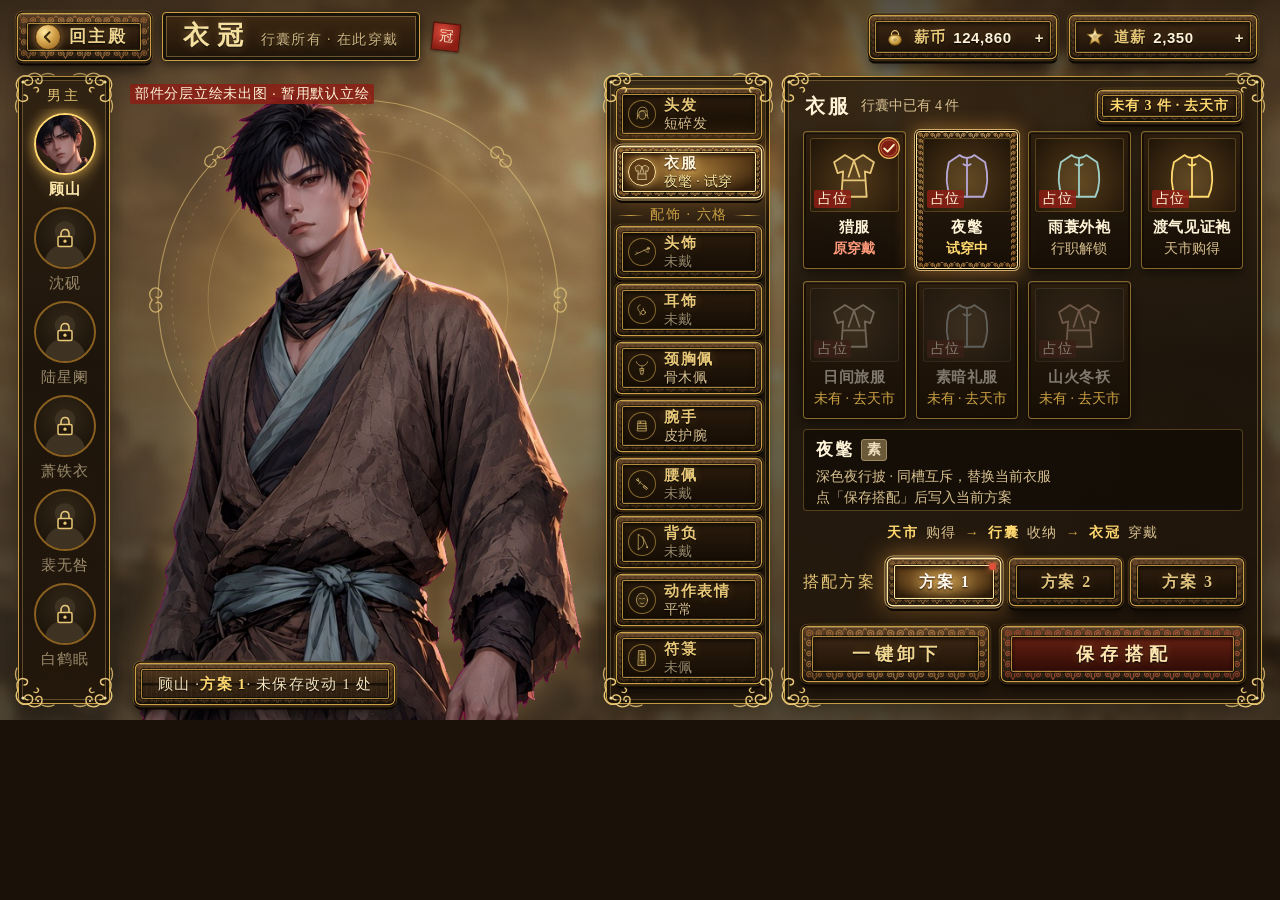
<file: images/ui-mock/v6/yiguan.html>
<!DOCTYPE html>
<html lang="zh-CN">
<head>
<meta charset="UTF-8" />
<meta name="viewport" content="width=1280" />
<title>《廿四道·城外》衣冠 · UI 线框 v6 · 镂空窗棂</title>
<link rel="stylesheet" href="../v4/v4-common.css" />
<link rel="stylesheet" href="../v5/buttons.css" />
<link rel="stylesheet" href="./v6-d.css" />
<style>
  /* —— 男主切换条 —— */
  .roster { left: 18px; top: 76px; width: 92px; height: 628px; }
  .roster .rh { position: absolute; left: 0; right: 0; top: 10px; text-align: center; font-size: 14px; color: var(--gold); letter-spacing: .2em; }
  .who { position: absolute; left: 0; width: 92px; height: 96px; display: flex; flex-direction: column; align-items: center; }
  .who .face { position: relative; width: 62px; height: 62px; border-radius: 50%; overflow: hidden; border: 2px solid #8a6020;
    background: radial-gradient(circle at 50% 35%, #4a3a26, #1a1208); }
  .who .face img { width: 100%; height: 100%; object-fit: cover; }
  .who .face .sil { position: absolute; inset: 0; }
  .who .face .lk { position: absolute; inset: 0; display: flex; align-items: center; justify-content: center; background: rgba(10,6,2,.35); }
  .who .nm { margin-top: 5px; font-size: 15px; letter-spacing: .06em; color: #9a8a6a; white-space: nowrap; }
  .who.on .face { border: 2.5px solid #ffd870; box-shadow: 0 0 14px rgba(255,200,90,.75); }
  .who.on .nm { color: #ffe9b0; font-weight: 700; }
  .who.on::before { content: ""; position: absolute; left: 6px; right: 6px; top: -4px; bottom: 2px; border-radius: 8px;
    background: radial-gradient(ellipse at 50% 40%, rgba(255,210,110,.25), transparent 70%); }

  /* —— 立绘台 —— */
  .dais { position: absolute; left: 118px; top: 70px; width: 480px; height: 650px; overflow: hidden; }
  .dais .ring { position: absolute; left: 20px; top: 10px; width: 440px; height: 440px; }
  .dais .glow { position: absolute; left: 40px; top: 40px; width: 400px; height: 400px; border-radius: 50%;
    background: radial-gradient(circle, rgba(255,215,130,.40), rgba(255,180,80,.10) 55%, transparent 70%); }
  .dais img.sprite { position: absolute; left: 50%; top: 22px; height: 628px; width: auto; transform: translateX(-50%);
    filter: drop-shadow(0 0 18px rgba(255,200,110,.25)); }
  .dais .ph-tag { left: 12px; top: 14px; }
  .outfit-tag { position: absolute; left: 136px; bottom: 16px; z-index: 6; height: 40px; min-width: 250px; display: flex; align-items: center; gap: 8px;
    padding: 0 44px; color: #f5e6c0; font-size: 15px; white-space: nowrap; letter-spacing: .08em; }
  .outfit-tag .chip-bg { position: absolute; inset: 0; z-index: 0; } .outfit-tag .chip-bg svg { width: 100%; height: 100%; display: block; }
  .outfit-tag > span { position: relative; z-index: 1; }
  .outfit-tag b { color: #ffd870; }

  /* —— 槽位栏 —— */
  .rail { left: 606px; top: 76px; width: 164px; height: 628px; }
  .slot { position: absolute; left: 10px; width: 144px; height: 52px; display: flex; align-items: center; gap: 8px; padding: 0 8px; border-radius: 4px;
    border: 1px solid rgba(201,160,69,.25); background: rgba(20,12,4,.35); }
  .slot .si { width: 30px; height: 30px; flex-shrink: 0; border-radius: 50%; border: 1px solid rgba(201,160,69,.6); padding: 3px; background: rgba(30,20,8,.6); }
  .slot .tx { display: flex; flex-direction: column; line-height: 1.25; min-width: 0; }
  .slot .sn { font-size: 15px; font-weight: 700; color: var(--gold); letter-spacing: .1em; white-space: nowrap; }
  .slot .se { font-size: 14px; color: var(--ivory-dim); white-space: nowrap; }
  .slot .se.empty { color: #8a7a5a; }
  .slot .se.try { color: #ffd870; }
  .slot.on { border: none; background: none; }
  .slot.on .pq-bg { position: absolute; inset: -2px -4px; z-index: 0; }
  .slot.on .pq-bg svg { width: 100%; height: 100%; display: block; overflow: visible; }
  .slot.on > *:not(.pq-bg) { position: relative; z-index: 1; }
  .slot.on .sn { color: var(--ink); } .slot.on .se { color: #6a4810; } .slot.on .si { background: rgba(255,250,230,.6); border-color: #8a6020; }
  /* 槽位：镂空窗棂条，选中透暖光 */
  .rail .cw-slot { position: absolute; left: 10px; width: 144px; height: 50px; min-width: 0; --ring: 6px; font-size: 15px; letter-spacing: .1em; }
  .rail .cw-slot .cw-label { justify-content: flex-start; gap: 8px; padding: 0 10px 0 11px; }
  .rail .cw-slot .si { width: 28px; height: 28px; flex-shrink: 0; border-radius: 50%; border: 1px solid rgba(201,160,69,.6); padding: 3px; background: rgba(30,20,8,.7); }
  .rail .cw-slot .tx { display: flex; flex-direction: column; align-items: flex-start; line-height: 1.25; min-width: 0; }
  .rail .cw-slot .sn { font-size: 15px; font-weight: 700; color: var(--gold); letter-spacing: .1em; white-space: nowrap; }
  .rail .cw-slot .se { font-size: 14px; font-weight: 400; color: var(--ivory-dim); white-space: nowrap; letter-spacing: .02em; text-shadow: 0 1px 1px #000; }
  .rail .cw-slot .se.empty { color: #9a8a6a; } .rail .cw-slot .se.try { color: #ffd870; }
  .rail .cw-slot:not(.is-selected) { --lop: .5; --panel1: #2a1b0c; --panel2: #150d05; }
  .rail .cw-slot.is-selected { --pglow: rgba(255, 196, 96, .55); --panel1: #5c3a16; --panel2: #2c1a08; }
  .rail .cw-slot.is-selected .sn { color: #fff6dc; } .rail .cw-slot.is-selected .se.try { color: #ffe9a0; }
  .rail .cw-slot.is-selected .si { border-color: #ffe6a0; background: rgba(90,56,20,.8); box-shadow: 0 0 8px rgba(255,200,110,.6); }
  .rail .grp { position: absolute; left: 10px; width: 144px; height: 20px; display: flex; align-items: center; gap: 6px; font-size: 14px; color: #c9a045; letter-spacing: .12em; }
  .rail .grp::before, .rail .grp::after { content: ""; flex: 1; height: 1px; background: linear-gradient(90deg, transparent, #c9a045, transparent); }

  /* —— 右侧已有格 —— */
  .owned { left: 784px; top: 76px; width: 478px; height: 628px; }
  .ow-head { position: absolute; left: 20px; right: 20px; top: 14px; height: 30px; display: flex; align-items: center; gap: 10px; }
  .ow-head .t { font-size: 20px; font-weight: 700; letter-spacing: .16em; color: var(--ivory); }
  .ow-head .c { font-size: 14px; color: var(--ivory-dim); }
  .ow-head .cw-chip { margin-left: auto; height: 30px; font-size: 14px; letter-spacing: .06em; color: #ffd870; }
  .ow-head .cw-chip .cw-label { padding: 0 12px 0 calc(12px + .06em); }
  .ow-head .go { margin-left: auto; font-size: 14px; color: #ffd870; border: 1px solid rgba(255,216,112,.5); border-radius: 14px; padding: 2px 12px; background: rgba(60,36,10,.6); }
  .ogrid { position: absolute; left: 18px; right: 18px; top: 54px; height: 288px; display: grid; grid-template-columns: repeat(4, 1fr); grid-template-rows: repeat(2, 1fr); gap: 12px 10px; }
  .oc { position: relative; border-radius: 4px; background: linear-gradient(180deg, rgba(44,30,14,.92), rgba(22,14,6,.94)); border: 1px solid rgba(201,160,69,.6); }
  .oc.sel { border: 2px solid #ffd870; box-shadow: 0 0 14px rgba(255,200,90,.55); }
  .oc .art { position: absolute; left: 6px; right: 6px; top: 6px; height: 74px; border-radius: 3px; display: flex; align-items: center; justify-content: center;
    background: radial-gradient(ellipse at 50% 60%, rgba(120,84,36,.55), rgba(30,20,8,.9)); border: 1px solid rgba(201,160,69,.3); overflow: hidden; }
  .oc .art .ic { width: 58px; height: 58px; }
  .oc .art img { width: 100%; height: 100%; object-fit: cover; }
  .oc .art .ph-tag { left: 3px; bottom: 3px; font-size: 14px; padding: 0 4px; }
  .oc .nm { position: absolute; left: 0; right: 0; top: 86px; text-align: center; font-size: 15px; font-weight: 700; color: var(--ivory); white-space: nowrap; letter-spacing: .04em; }
  .oc .st { position: absolute; left: 0; right: 0; top: 108px; text-align: center; font-size: 14px; color: var(--ivory-dim); white-space: nowrap; }
  .oc .st.wear { color: #ff9a7a; font-weight: 700; } .oc .st.try { color: #ffd870; font-weight: 700; } .oc .st.shop { color: #c9a045; }
  .oc.no .art, .oc.no .nm { opacity: .45; filter: grayscale(.6); }
  .oc .seal { position: absolute; right: 4px; top: 4px; z-index: 5; }
  .oc .draw { position: absolute; right: 4px; top: 4px; z-index: 5; font-size: 14px; color: #fff0c8; background: #8c1e14; border: 1px solid #f0c060; padding: 0 5px; border-radius: 2px; }

  .detail { position: absolute; left: 18px; right: 18px; top: 352px; height: 82px; border-radius: 4px; padding: 8px 12px;
    background: rgba(12,8,2,.55); border: 1px solid rgba(201,160,69,.35); }
  .detail .d1 { font-size: 17px; font-weight: 700; color: var(--ivory); letter-spacing: .1em; display: flex; align-items: center; gap: 8px; }
  .detail .d2 { margin-top: 5px; font-size: 14px; color: var(--ivory-dim); line-height: 1.5; white-space: nowrap; overflow: hidden; }
  .flow { position: absolute; left: 18px; right: 18px; top: 442px; height: 28px; display: flex; align-items: center; justify-content: center; gap: 8px;
    font-size: 14px; color: var(--ivory-dim); letter-spacing: .1em; }
  .flow b { color: #ffd870; font-weight: 700; } .flow i { font-style: normal; color: #c9a045; }
  .plans { position: absolute; left: 18px; right: 18px; top: 480px; height: 50px; display: flex; align-items: center; gap: 10px; }
  .plans .lb { font-size: 16px; color: var(--gold); letter-spacing: .14em; margin-right: 2px; white-space: nowrap; }
  .plans .cw-tab { flex: 1; height: 46px; font-size: 16px; letter-spacing: .12em; }
  .plans .cw-tab .cw-label { padding: 0 8px 0 calc(8px + .12em); }
  .plans .cw-tab .dot { position: absolute; right: 4px; top: 4px; width: 7px; height: 7px; border-radius: 50%; background: #e0503a; box-shadow: 0 0 6px #ff8060; z-index: 4; }
  .plan { position: relative; flex: 1; height: 46px; display: flex; align-items: center; justify-content: center; font-size: 16px; font-weight: 700; letter-spacing: .1em; }
  .plan .t-bg { position: absolute; inset: 0; } .plan .t-bg svg { width: 100%; height: 100%; display: block; overflow: visible; }
  .plan > span { position: relative; z-index: 1; }
  .plan.off { color: var(--gold); } .plan.on { color: var(--ink); filter: drop-shadow(0 0 8px rgba(255,210,110,.5)); }
  .plan .dot { position: absolute; right: 12px; top: 8px; width: 7px; height: 7px; border-radius: 50%; background: #d84a3a; z-index: 2; }
  .acts { position: absolute; left: 18px; right: 18px; top: 550px; height: 56px; display: flex; gap: 14px; }
  .acts .cw { flex: 1; height: 54px; font-size: 18px; letter-spacing: .24em; }
  .acts .cw-primary { flex: 1.3; letter-spacing: .36em; }
  .outfit-tag.dframe { position: absolute; height: 40px; min-width: 250px; padding: 0; --ring: 6px; --lop: .55; font: 400 15px/1 var(--serif); letter-spacing: .08em; }
  .outfit-tag.dframe .cw-label { padding: 0 22px; }
  .acts .plaque { position: relative; flex: 1; height: 54px; font-size: 18px; letter-spacing: .24em; }
  .acts .btn-verm { position: relative; flex: 1.3; height: 54px; }
</style>
</head>
<body>
<div id="stage"></div>
<script src="../v4/v4-common.js"></script>
<script src="../v4/v4-icons.js"></script>
<script src="./v6-d.js"></script>
<script>
const slotKey = new URLSearchParams(location.search).get("slot") || "cloth";
const ROSTER = [["顾山", 1], ["沈砚"], ["陆星阑"], ["萧铁衣"], ["裴无咎"], ["白鹤眠"]];
const SLOTS = [
  { k: "hair", n: "头发", ic: "hair", e: "短碎发" },
  { k: "cloth", n: "衣服", ic: "cloth", e: slotKey === "cloth" ? "夜氅 · 试穿" : "猎服", try: slotKey === "cloth" },
  { grp: "配饰 · 六格" },
  { k: "acc_head", n: "头饰", ic: "head", e: "未戴" },
  { k: "acc_ear", n: "耳饰", ic: "ear", e: "未戴" },
  { k: "acc_neck", n: "颈胸佩", ic: "neck", e: "骨木佩" },
  { k: "acc_hand", n: "腕手", ic: "hand", e: "皮护腕" },
  { k: "acc_waist", n: "腰佩", ic: "waist", e: "未戴" },
  { k: "acc_back", n: "背负", ic: "back", e: "未戴" },
  { k: "emo", n: "动作表情", ic: "emo", e: "平常" },
  { k: "fu", n: "符箓", ic: "fu_paper", e: slotKey === "fu" ? "灶余暖符" : "未佩", try: slotKey === "fu" },
];
const PANELS = {
  cloth: {
    title: "衣服", count: "行囊中已有 4 件", go: "未有 3 件 · 去天市",
    items: [
      { nm: "猎服", st: ["wear", "原穿戴"], ic: "cloth" },
      { nm: "夜氅", st: ["try", "试穿中"], ic: "cloak", tint: "#b8a8d8", sel: 1 },
      { nm: "雨蓑外袍", st: ["", "行职解锁"], ic: "cloak", tint: "#9fd0c8" },
      { nm: "渡气见证袍", st: ["", "天市购得"], ic: "cloak", tint: "#ffd870" },
      { nm: "日间旅服", st: ["shop", "未有 · 去天市"], ic: "cloth", tint: "#d8c8a0", no: 1 },
      { nm: "素暗礼服", st: ["shop", "未有 · 去天市"], ic: "cloak", tint: "#a0b8c0", no: 1 },
      { nm: "山火冬袄", st: ["shop", "未有 · 去天市"], ic: "cloth", tint: "#f0a070", no: 1 },
    ],
    d1: "夜氅", rar: "su", d2: "深色夜行披 · 同槽互斥，替换当前衣服<br>点「保存搭配」后写入当前方案",
  },
  fu: {
    title: "符箓", count: "行囊中已有 3 件 · 只作外观", go: "天市符 · 去天市",
    items: [
      { nm: "不佩符", st: ["", "关闭符光"], ic: "none" },
      { nm: "灶余暖符", st: ["try", "试佩中"], ic: "fu_flame", sel: 1 },
      { nm: "渡气余辉", st: ["", "天市符"], ic: "fu_light" },
      { nm: "猎户山印", st: ["", "行职符"], ic: "fu_paper", tint: "#d0a070" },
      { nm: "避雨符影", st: ["shop", "绘制 · 缺雨青墨 2"], ic: "fu_paper", tint: "#9fd0c8", no: 1, draw: 1 },
      { nm: "廿四道天章", st: ["shop", "章节奖励"], img: "../v4/thumb_fu_24dao.png", no: 1 },
      { nm: "山骨符", st: ["shop", "道途解锁"], ic: "fu_bone", no: 1 },
    ],
    d1: "灶余暖符", rar: "su", d2: "行职符 · 肩侧几点暖金碎光 · 可关<br>绘制避雨符影：黄符纸 3/3　雨青墨 1/3",
  },
};
const P = PANELS[slotKey];
const stage = document.getElementById("stage");
let html = V6.topLeft("衣冠", "行囊所有 · 在此穿戴", "冠") + V6.currencyBar();

// 男主切换条
const sil = `<svg class="sil" viewBox="0 0 62 62"><circle cx="31" cy="24" r="11" fill="#5a4a34"/><path d="M8,62 C10,44 20,38 31,38 C42,38 52,44 54,62 Z" fill="#5a4a34"/></svg>`;
html += `<div class="lacq roster" id="roster"><div class="rh">男主</div>` + ROSTER.map((r, i) =>
  `<div class="who ${r[1] ? "on" : ""}" style="top:${36 + i * 94}px"><div class="face">${r[1] ? `<img src="../v4/gu_face_thumb.png">` : sil + `<div class="lk">${V4.lockIco(24)}</div>`}</div>
   <div class="nm">${r[0]}${r[1] ? "" : ""}</div></div>`).join("") + `</div>`;

// 立绘台
html += `<div class="dais"><div class="glow"></div>
  <svg class="ring" viewBox="0 0 440 440"><g fill="none" stroke="#e8c878" stroke-linecap="round">
    <circle cx="220" cy="220" r="200" stroke-width="1.2" opacity=".55"/><circle cx="220" cy="220" r="186" stroke-width=".7" opacity=".4" stroke-dasharray="2 6"/>
    <circle cx="220" cy="220" r="150" stroke-width=".8" opacity=".3"/>
    ${[0, 45, 90, 135, 180, 225, 270, 315].map(a => `<g transform="rotate(${a} 220 220)" opacity=".75" stroke-width="1.3">
      <path d="M220,14 C212,8 204,16 210,22 C214,26 220,22 217,18"/><path d="M220,14 C228,8 236,16 230,22 C226,26 220,22 223,18"/></g>`).join("")}
  </g></svg>
  <img class="sprite" src="../../sprites/gu_idle.png">
  <span class="ph-tag">部件分层立绘未出图 · 暂用默认立绘</span>
</div>`;
html += `<div class="cw cw-d dframe outfit-tag"><span class="cw-label">顾山 · <b>方案 1</b> · 未保存改动 1 处</span></div>`;

// 槽位栏
let y = 12;
html += `<div class="lacq rail" id="rail">` + SLOTS.map(s => {
  if (s.grp) { const h = `<div class="grp" style="top:${y}px">${s.grp}</div>`; y += 22; return h; }
  const on = s.k === slotKey;
  const empty = ["未戴", "未佩"].includes(s.e);
  const h = `<button class="cw cw-d cw-slot ${on ? "is-selected" : ""}"${on ? ' aria-selected="true"' : ""} style="top:${y}px"><span class="cw-label">
    <span class="si">${ICONS(s.ic, on ? "#fff0c0" : "#e8c878")}</span>
    <span class="tx"><span class="sn">${s.n}</span><span class="se ${empty ? "empty" : ""} ${s.try ? "try" : ""}">${s.e}</span></span></span></button>`;
  y += 58; return h;
}).join("") + `</div>`;

// 已有格
html += `<div class="lacq owned" id="owned">
  <div class="ow-head"><span class="t">${P.title}</span><span class="c">${P.count}</span><button class="cw cw-d cw-chip go-btn"><span class="cw-label">${P.go}</span></button></div>
  <div class="ogrid">` + P.items.map(it => `<div class="oc ${it.sel ? "sel" : ""} ${it.no ? "no" : ""}">
      <div class="art">${it.img ? `<img src="${it.img}">` : `<span class="ic">${ICONS(it.ic, it.tint || "#e8c878")}</span>${it.ic === "none" ? "" : `<span class="ph-tag">占位</span>`}`}</div>
      ${it.st[0] === "wear" ? `<span class="seal">${V4.checkSeal(24)}</span>` : ""}${it.draw ? `<span class="draw">可绘制</span>` : ""}
      <div class="nm">${it.nm}</div><div class="st ${it.st[0]}">${it.st[1]}</div></div>`).join("") + `</div>
  <div class="detail"><div class="d1">${P.d1}<span class="rar ${P.rar}">${{ su: "素", zhen: "珍", rui: "瑞" }[P.rar]}</span></div><div class="d2">${P.d2}</div></div>
  <div class="flow"><b>天市</b>购得<i>→</i><b>行囊</b>收纳<i>→</i><b>衣冠</b>穿戴</div>
  <div class="plans"><span class="lb">搭配方案</span>` + [1, 2, 3].map(n =>
    `<button class="cw cw-d cw-tab ${n === 1 ? "is-selected" : ""}"><span class="cw-label">方案 ${n}</span>${n === 1 ? `<i class="dot"></i>` : ""}</button>`).join("") + `</div>
  <div class="acts"><button class="cw cw-d cw-secondary"><span class="cw-label">一键卸下</span></button><button class="cw cw-d cw-primary"><span class="cw-label">保存搭配</span></button></div>
</div>`;

stage.innerHTML = html;
["roster", "rail", "owned"].forEach(i => V4.decorate(document.getElementById(i)));
</script>
</body>
</html>
</file>
<file: css/buttons.css>
/* 《廿四道·城外》按钮 v5（复制自 images/ui-mock/v5/buttons.css，加 -webkit-mask 兼容旧 iOS） · 可复用样式（由 gen_css.py 生成，改样式请改 buttons.src.css / motifs.py）
 * 用法：<button class="cw cw-a cw-primary"><span class="cw-label">购买</span></button>
 * 方向：cw-a 玉牌嵌金 · cw-b 朱漆印章 · cw-c 卷轴页签 · cw-d 镂空窗棂
 * 种类：cw-primary / cw-secondary / cw-tab / cw-chip
 * 状态：:hover  :active(或 .is-pressed)  .is-selected / [aria-selected=true]  :disabled(或 .is-disabled)
 */
:root {
  --cw-cn-gold-tl: url("[data-uri]");
  --cw-cn-gold-tr: url("[data-uri]");
  --cw-cn-gold-bl: url("[data-uri]");
  --cw-cn-gold-br: url("[data-uri]");
  --cw-cn-lit-tl: url("[data-uri]");
  --cw-cn-lit-tr: url("[data-uri]");
  --cw-cn-lit-bl: url("[data-uri]");
  --cw-cn-lit-br: url("[data-uri]");
  --cw-cn-verm-tl: url("[data-uri]");
  --cw-cn-verm-tr: url("[data-uri]");
  --cw-cn-verm-bl: url("[data-uri]");
  --cw-cn-verm-br: url("[data-uri]");
  --cw-cn-dull-tl: url("[data-uri]");
  --cw-cn-dull-tr: url("[data-uri]");
  --cw-cn-dull-bl: url("[data-uri]");
  --cw-cn-dull-br: url("[data-uri]");
  --cw-band-gold: url("[data-uri]");
  --cw-band-lit: url("[data-uri]");
  --cw-band-deep: url("[data-uri]");
  --cw-band-jade: url("[data-uri]");
  --cw-band-verm: url("[data-uri]");
  --cw-lattice: url("[data-uri]");
  --cw-rod: url("[data-uri]");
  --cw-rod-lit: url("[data-uri]");
  --cw-rod-off: url("[data-uri]");
  --cw-noise: url("[data-uri]");
}

/* ============ 公共骨架 ============ */
:root {
  --cw-serif: "Noto Serif CJK SC", "Source Han Serif SC", "Songti SC", "STSong", serif;
  --cw-ease: cubic-bezier(.3, .7, .35, 1);
}
.cw {
  position: relative; isolation: isolate; display: inline-flex; align-items: stretch; vertical-align: middle;
  height: 48px; min-width: 110px; margin: 0; padding: 0; border: 0; background: none; outline: none;
  font: 700 18px/1 var(--cw-serif); letter-spacing: .22em; color: inherit;
  cursor: pointer; user-select: none; -webkit-tap-highlight-color: transparent;
  --cn-tl: var(--cw-cn-gold-tl); --cn-tr: var(--cw-cn-gold-tr); --cn-bl: var(--cw-cn-gold-bl); --cn-br: var(--cw-cn-gold-br);
  --cn-size: 24px;
  transition: transform .18s var(--cw-ease), box-shadow .28s var(--cw-ease), filter .28s, color .28s, text-shadow .28s;
}
.cw-label {
  position: relative; z-index: 3; flex: 1; display: flex; align-items: center; justify-content: center;
  padding: 0 20px 0 calc(20px + .22em); white-space: nowrap; border-radius: inherit;
}
.cw::before, .cw::after, .cw-label::before {
  content: ""; position: absolute; pointer-events: none;
  transition: opacity .28s var(--cw-ease), filter .28s, transform .28s var(--cw-ease), background-color .28s;
}
.cw::before { z-index: 1; }
.cw::after { z-index: 2; }
.cw-label::before { z-index: -1; inset: 0; border-radius: inherit; opacity: 0; }
.cw:focus-visible { outline: 2px solid rgba(255, 233, 160, .9); outline-offset: 6px; }
.cw:disabled, .cw.is-disabled { cursor: not-allowed; }

.cw-a.cw-primary, .cw-a.cw-secondary { --cn-size: 30px; }
.cw-primary   { height: 50px; min-width: 112px; font-size: 19px; }
.cw-secondary { height: 46px; min-width: 120px; font-size: 17px; letter-spacing: .16em; }
.cw-secondary .cw-label { padding: 0 16px 0 calc(16px + .16em); }
.cw-tab       { height: 42px; min-width: 96px; font-size: 17px; letter-spacing: .3em; --cn-size: 20px; }
.cw-tab .cw-label { padding: 0 16px 0 calc(16px + .3em); }
.cw-chip      { height: 32px; min-width: 0; font-size: 16px; letter-spacing: .1em; --cn-size: 15px; }
.cw-chip .cw-label { padding: 0 12px 0 calc(12px + .1em); }

/* 四角云纹扣（A/B 共用，用变量换色） */
.cw-a::after, .cw-b::after {
  background:
    var(--cn-tl) left top / var(--cn-size) var(--cn-size) no-repeat,
    var(--cn-tr) right top / var(--cn-size) var(--cn-size) no-repeat,
    var(--cn-bl) left bottom / var(--cn-size) var(--cn-size) no-repeat,
    var(--cn-br) right bottom / var(--cn-size) var(--cn-size) no-repeat;
}
.cw.is-selected, .cw[aria-selected="true"] {
  --cn-tl: var(--cw-cn-lit-tl); --cn-tr: var(--cw-cn-lit-tr); --cn-bl: var(--cw-cn-lit-bl); --cn-br: var(--cw-cn-lit-br);
}
.cw:disabled, .cw.is-disabled {
  --cn-tl: var(--cw-cn-dull-tl); --cn-tr: var(--cw-cn-dull-tr); --cn-bl: var(--cw-cn-dull-bl); --cn-br: var(--cw-cn-dull-br);
}

/* ============ A 玉牌嵌金 ============ */
.cw-a {
  /* 默认：青玉（雨青） */
  --j1: rgba(228, 246, 238, .95); --j2: rgba(152, 200, 184, .92); --j3: rgba(80, 138, 124, .95);
  --jside: #24493f; --jink: #10302a; --jglow: rgba(225, 255, 244, .5); --jrim: #e8c878;
  border-radius: 12px; color: var(--jink);
  text-shadow: 0 1px 0 rgba(255, 255, 255, .65), 0 -1px 0 rgba(0, 40, 30, .22);
  background:
    radial-gradient(130% 85% at 50% -12%, rgba(255, 255, 255, .62), rgba(255, 255, 255, 0) 56%),
    radial-gradient(38% 60% at 20% 74%, rgba(255, 255, 255, .24), transparent 70%),
    radial-gradient(30% 60% at 80% 36%, rgba(20, 70, 60, .16), transparent 70%),
    radial-gradient(22% 40% at 62% 82%, rgba(255, 255, 255, .18), transparent 70%),
    var(--cw-band-jade) 0 calc(100% - 3px) / 30px 10px repeat-x,
    var(--cw-noise),
    linear-gradient(180deg, var(--j1), var(--j2) 52%, var(--j3));
  box-shadow:
    inset 0 1.5px 0 rgba(255, 255, 255, .9),
    inset 0 -3px 6px rgba(10, 50, 40, .32),
    inset 0 0 14px var(--jglow),
    inset 0 0 0 1px rgba(255, 255, 255, .35), inset 0 0 6px 2px rgba(10, 40, 30, .18),
    0 0 0 1.2px var(--jrim),
    0 0 0 2.6px #2e1c08,
    0 0 0 3.4px rgba(232, 200, 120, .42),
    0 5px 0 1.8px var(--jside),
    0 11px 16px rgba(0, 0, 0, .55);
}
.cw-a::before { /* 弧面高光 */
  left: 9px; right: 9px; top: 2px; height: 44%;
  border-radius: 10px 10px 50% 50% / 10px 10px 100% 100%;
  background: linear-gradient(180deg, rgba(255, 255, 255, .6), rgba(255, 255, 255, .03));
}
.cw-a::after { inset: -6px; filter: drop-shadow(0 1px 1px rgba(30, 14, 0, .7)); }
.cw-a .cw-label::before { /* 玉心内光 */
  background: radial-gradient(ellipse 60% 70% at 50% 55%, rgba(255, 255, 236, .95), rgba(210, 255, 236, .4) 45%, transparent 75%);
}
.cw-a.cw-primary, .cw-a.cw-tab.is-selected, .cw-a.cw-tab[aria-selected="true"], .cw-a.cw-chip.is-selected {
  /* 黄玉（蜜蜡暖玉） */
  --j1: rgba(255, 248, 226, .96); --j2: rgba(242, 208, 142, .94); --j3: rgba(196, 138, 58, .96);
  --jside: #5e3a0e; --jink: #4a2404; --jglow: rgba(255, 244, 206, .6);
}
.cw-a.cw-tab { --j1: rgba(204, 228, 218, .82); --j2: rgba(128, 170, 156, .8); --j3: rgba(66, 112, 100, .86); --jglow: rgba(210, 240, 230, .25); }
.cw-a.cw-chip { border-radius: 16px; }
.cw-a.cw-chip::before { left: 8px; right: 8px; border-radius: 14px 14px 50% 50% / 14px 14px 100% 100%; }
.cw-a.cw-chip::after { inset: -4px -5px; }

.cw-a:hover:not(:disabled):not(.is-disabled) { transform: translateY(-1px); --jglow: rgba(255, 255, 240, .85); }
.cw-a:hover:not(:disabled):not(.is-disabled)::after { filter: drop-shadow(0 1px 1px rgba(30, 14, 0, .7)) brightness(1.18); }
.cw-a:active:not(:disabled):not(.is-disabled), .cw-a.is-pressed {
  transform: translateY(5px);
  box-shadow:
    inset 0 3px 6px rgba(10, 50, 40, .45),
    inset 0 -1px 2px rgba(255, 255, 255, .5),
    inset 0 0 22px rgba(255, 255, 240, .75),
    0 0 0 1.2px var(--jrim), 0 0 0 2.6px #2e1c08, 0 0 0 3.4px rgba(232, 200, 120, .42),
    0 0.5px 0 1.8px var(--jside),
    0 3px 6px rgba(0, 0, 0, .55);
}
.cw-a:active:not(:disabled):not(.is-disabled)::before, .cw-a.is-pressed::before { opacity: .35; }
.cw-a:active:not(:disabled):not(.is-disabled) .cw-label::before, .cw-a.is-pressed .cw-label::before { opacity: .95; }
.cw-a.is-selected, .cw-a[aria-selected="true"] {
  --jrim: #fff0b4; --jglow: rgba(255, 255, 238, .9);
  box-shadow:
    inset 0 1.5px 0 rgba(255, 255, 255, .95),
    inset 0 -3px 6px rgba(10, 50, 40, .28),
    inset 0 0 16px var(--jglow),
    0 0 0 1.4px var(--jrim), 0 0 0 2.8px #3a2208, 0 0 0 4px rgba(255, 228, 150, .8),
    0 5px 0 2.2px var(--jside),
    0 0 22px 4px rgba(255, 214, 130, .5),
    0 11px 16px rgba(0, 0, 0, .5);
}
.cw-a.is-selected .cw-label::before, .cw-a[aria-selected="true"] .cw-label::before { opacity: .55; }
.cw-a.is-selected::after, .cw-a[aria-selected="true"]::after { filter: drop-shadow(0 0 3px rgba(255, 220, 140, .95)) drop-shadow(0 1px 1px rgba(30, 14, 0, .6)); }
.cw-a:disabled, .cw-a.is-disabled {
  --j1: rgba(190, 196, 190, .7); --j2: rgba(140, 148, 142, .7); --j3: rgba(100, 108, 102, .75);
  --jside: #2a2a26; --jglow: transparent; --jrim: #7a6c50; --jink: #2e3632;
  text-shadow: 0 1px 0 rgba(255, 255, 255, .25); transform: translateY(3px);
  box-shadow: inset 0 1px 0 rgba(255, 255, 255, .3), 0 0 0 1.2px var(--jrim), 0 0 0 2.6px #1e160c,
    0 2px 0 1.2px var(--jside), 0 4px 8px rgba(0, 0, 0, .45);
}
.cw-a:disabled::before, .cw-a.is-disabled::before { opacity: .25; }

/* ============ B 朱漆印章 ============ */
.cw-b { /* 默认：朱文印（纸底朱边朱字） */
  --seal: #b3301d; --ripple: rgba(230, 150, 70, .7); --ripple2: rgba(230, 150, 70, .28); --ripple-core: rgba(179, 48, 29, .18);
  --cn-tl: var(--cw-cn-verm-tl); --cn-tr: var(--cw-cn-verm-tr); --cn-bl: var(--cw-cn-verm-bl); --cn-br: var(--cw-cn-verm-br);
  border-radius: 5px; color: #9e2216; text-shadow: 0 1px 0 rgba(255, 250, 235, .8);
  background:
    radial-gradient(120% 90% at 50% 0%, rgba(255, 255, 255, .55), transparent 60%),
    var(--cw-noise),
    linear-gradient(180deg, #fcf3de, #f0dfb8 60%, #e2c996);
  box-shadow:
    inset 0 0 0 2px var(--seal), inset 0 0 0 3.6px rgba(252, 243, 222, .95), inset 0 0 0 4.4px rgba(179, 48, 29, .5),
    inset 0 -4px 8px rgba(130, 70, 10, .22),
    0 0 0 1.2px #e8c878, 0 0 0 2.4px #2e1408, 0 0 0 3.2px rgba(232, 200, 120, .38),
    0 4px 0 1.6px #6e4a1e, 0 10px 15px rgba(0, 0, 0, .52);
}
.cw-b::before { /* 漆面高光 */
  left: 4px; right: 4px; top: 2px; height: 46%;
  border-radius: 4px 4px 45% 45% / 4px 4px 12px 12px;
  background: linear-gradient(180deg, rgba(255, 255, 255, .6), rgba(255, 255, 255, 0));
}
.cw-b::after { inset: 3px; border-radius: 3px; }
.cw-b .cw-label::before { /* 印泥涟漪 */
  background:
    radial-gradient(ellipse 62% 105% at 50% 50%, transparent 0 58%, var(--ripple) 66%, transparent 76%),
    radial-gradient(ellipse 90% 150% at 50% 50%, transparent 0 62%, var(--ripple2) 68%, transparent 76%),
    radial-gradient(ellipse 45% 70% at 50% 50%, var(--ripple-core), transparent 80%);
  transform: scale(.9);
}
.cw-b.cw-primary, .cw-b.cw-tab.is-selected, .cw-b.cw-tab[aria-selected="true"], .cw-b.cw-chip.is-selected {
  /* 白文印：朱漆满地、金线云纹框 */
  --ripple: rgba(255, 236, 184, .85); --ripple2: rgba(255, 236, 184, .35); --ripple-core: rgba(255, 220, 160, .3);
  --cn-tl: var(--cw-cn-gold-tl); --cn-tr: var(--cw-cn-gold-tr); --cn-bl: var(--cw-cn-gold-bl); --cn-br: var(--cw-cn-gold-br);
  color: #fff3d2; text-shadow: 0 1px 0 #5e0c04, 0 0 10px rgba(255, 190, 130, .35);
  background:
    radial-gradient(120% 90% at 50% -8%, rgba(255, 196, 160, .55), transparent 56%),
    radial-gradient(60% 90% at 50% 120%, rgba(60, 0, 0, .35), transparent 70%),
    var(--cw-noise),
    linear-gradient(180deg, #db583d, #b3301d 50%, #84180e);
  box-shadow:
    inset 0 1px 0 rgba(255, 214, 184, .7), inset 0 -3px 6px rgba(60, 0, 0, .45),
    0 0 0 1.2px #e8c878, 0 0 0 2.4px #2e0e04, 0 0 0 3.2px rgba(232, 200, 120, .42),
    0 4px 0 1.6px #52100a, 0 10px 15px rgba(0, 0, 0, .55);
}
.cw-b.cw-primary::after, .cw-b.cw-tab.is-selected::after, .cw-b.cw-tab[aria-selected="true"]::after, .cw-b.cw-chip.is-selected::after {
  border: 1px solid rgba(245, 214, 140, .85); background-origin: border-box;
}
.cw-b.cw-chip::after { inset: 2px; }
.cw-b:hover:not(:disabled):not(.is-disabled) { transform: translateY(-1px); filter: brightness(1.06) saturate(1.05); }
.cw-b:active:not(:disabled):not(.is-disabled), .cw-b.is-pressed {
  transform: translateY(4px) scale(.985); filter: brightness(.94);
}
.cw-b:active:not(:disabled):not(.is-disabled) { box-shadow:
    inset 0 0 0 2px var(--seal), inset 0 3px 8px rgba(90, 20, 0, .4),
    0 0 0 1.2px #e8c878, 0 0 0 2.4px #2e1408, 0 1px 0 1.6px #52100a, 0 3px 6px rgba(0, 0, 0, .5); }
.cw-b.is-pressed { box-shadow:
    inset 0 0 0 2px var(--seal), inset 0 3px 8px rgba(90, 20, 0, .4),
    0 0 0 1.2px #e8c878, 0 0 0 2.4px #2e1408, 0 1px 0 1.6px #52100a, 0 3px 6px rgba(0, 0, 0, .5); }
.cw-b:active:not(:disabled):not(.is-disabled)::before, .cw-b.is-pressed::before { opacity: .3; }
.cw-b.is-pressed .cw-label::before { opacity: 1; transform: scale(1); }
.cw-b:active:not(:disabled):not(.is-disabled) .cw-label::before { animation: cw-stamp .6s ease-out forwards; }
@keyframes cw-stamp { 0% { opacity: 1; transform: scale(.35); } 100% { opacity: 0; transform: scale(1.35); } }
.cw-b.is-selected, .cw-b[aria-selected="true"] {
  box-shadow:
    inset 0 1px 0 rgba(255, 214, 184, .7), inset 0 -3px 6px rgba(60, 0, 0, .4),
    inset 0 0 0 2px var(--seal),
    0 0 0 1.4px #fff0b4, 0 0 0 2.8px #3a1206, 0 0 0 4px rgba(255, 224, 150, .85),
    0 4px 0 2px #52100a, 0 0 22px 4px rgba(255, 170, 100, .45), 0 10px 15px rgba(0, 0, 0, .5);
}
.cw-b.cw-primary.is-selected, .cw-b.cw-tab.is-selected, .cw-b.cw-chip.is-selected { --seal: transparent; }
.cw-b.is-selected::after, .cw-b[aria-selected="true"]::after { border-color: #fff2c0; filter: drop-shadow(0 0 3px rgba(255, 226, 150, .95)); }
.cw-b:disabled, .cw-b.is-disabled {
  filter: saturate(.18) brightness(.72) contrast(.9); transform: translateY(3px);
  box-shadow: inset 0 0 0 2px var(--seal), 0 0 0 1.2px #7a6c50, 0 0 0 2.4px #1e140c, 0 1px 0 1.2px #2a2018, 0 4px 8px rgba(0, 0, 0, .45);
}
.cw-b:disabled::before, .cw-b.is-disabled::before { opacity: .3; }

/* ============ C 卷轴页签 ============ */
.cw-c {
  --silk1: #fbf2dc; --silk2: #eddcb4; --silk3: #d8c08a; --band: #a8782c; --weave: rgba(110, 70, 20, .06);
  --rod: var(--cw-rod); --rod-w: 13px; --rod-y: -6px; --cloud: var(--cw-band-deep); --cloud-op: .5;
  margin: 0 8px; border-radius: 1px; color: #3a2410; text-shadow: 0 1px 0 rgba(255, 250, 235, .7);
  background:
    linear-gradient(180deg, transparent 0 3px, var(--band) 3px 4.2px, transparent 4.2px calc(100% - 4.2px), var(--band) calc(100% - 4.2px) calc(100% - 3px), transparent 0),
    linear-gradient(90deg, rgba(50, 24, 0, .3), transparent 9%, transparent 91%, rgba(50, 24, 0, .3)),
    linear-gradient(180deg, rgba(255, 255, 255, .38), transparent 42%, rgba(0, 0, 0, .1)),
    repeating-linear-gradient(90deg, var(--weave) 0 1px, transparent 1px 3px),
    repeating-linear-gradient(0deg, var(--weave) 0 1px, transparent 1px 3px),
    linear-gradient(180deg, var(--silk1), var(--silk2) 60%, var(--silk3));
  box-shadow: 0 1px 0 rgba(0, 0, 0, .35), 0 6px 10px rgba(0, 0, 0, .5);
}
.cw-c::before { /* 两端轴头 */
  top: var(--rod-y); bottom: var(--rod-y); left: calc(var(--rod-w) * -.8); right: calc(var(--rod-w) * -.8);
  background: var(--rod) left center / var(--rod-w) 100% no-repeat, var(--rod) right center / var(--rod-w) 100% no-repeat;
  filter: drop-shadow(0 2px 2px rgba(0, 0, 0, .65));
}
.cw-c::after { /* 流云（上行向右、下行向左） */
  z-index: 0; left: 6px; right: 6px; top: 5px; bottom: 5px; opacity: var(--cloud-op);
  background: var(--cloud) 0 0 / 30px 10px repeat-x, var(--cloud) 15px 100% / 30px 10px repeat-x;
  -webkit-mask-image: linear-gradient(90deg, transparent, #000 18%, #000 82%, transparent);
          mask-image: linear-gradient(90deg, transparent, #000 18%, #000 82%, transparent);
}
.cw-c .cw-label::before {
  background: radial-gradient(ellipse 50% 70% at 50% 50%, rgba(255, 240, 200, .5), transparent 80%),
    linear-gradient(90deg, rgba(40, 18, 0, .45), transparent 22%, transparent 78%, rgba(40, 18, 0, .45));
  box-shadow: inset 0 4px 8px rgba(50, 24, 0, .45), inset 0 -2px 5px rgba(50, 24, 0, .3);
}
.cw-c.cw-primary, .cw-c.cw-chip.is-selected {
  --cloud: var(--cw-band-gold); --silk1: #dc5a40; --silk2: #b3301d; --silk3: #861a0f; --band: #e8c878; --weave: rgba(255, 210, 160, .06);
  color: #fff1cc; text-shadow: 0 1px 1px #4a0a04, 0 0 10px rgba(255, 190, 120, .3);
}
.cw-c.cw-tab { --silk1: #d9caa6; --silk2: #bea97e; --silk3: #a08858; --band: #7a5a28; --cloud-op: .25; color: #4a3216; }
.cw-c.cw-chip { --rod-w: 9px; --rod-y: -4px; margin: 0 7px; }
.cw-c.cw-chip::after { display: none; }
.cw-c:hover:not(:disabled):not(.is-disabled) { transform: translateY(-1px); --cloud-op: .7; }
.cw-c:hover:not(:disabled):not(.is-disabled)::after { animation: cw-flow 4s linear infinite; }
.cw-c:active:not(:disabled):not(.is-disabled), .cw-c.is-pressed { transform: translateY(3px) scaleY(.95); }
.cw-c:active:not(:disabled):not(.is-disabled)::before, .cw-c.is-pressed::before { transform: scaleX(.975); filter: drop-shadow(0 1px 1px rgba(0, 0, 0, .7)) brightness(1.15); }
.cw-c:active:not(:disabled):not(.is-disabled) .cw-label::before, .cw-c.is-pressed .cw-label::before { opacity: 1; }
.cw-c.is-selected, .cw-c[aria-selected="true"] {
  --rod: var(--cw-rod-lit); --cloud: var(--cw-band-lit); --cloud-op: 1;
  box-shadow: 0 1px 0 rgba(0, 0, 0, .3), 0 0 18px 2px rgba(255, 206, 120, .4), 0 6px 10px rgba(0, 0, 0, .45);
}
.cw-c.cw-tab.is-selected, .cw-c.cw-tab[aria-selected="true"] {
  --silk1: #fffaea; --silk2: #f4e6c2; --silk3: #e2cc98; --band: #c9982e; --cloud: var(--cw-band-deep); color: #8c1e14;
}
.cw-c.cw-secondary.is-selected { --cloud: var(--cw-band-deep); }
.cw-c.cw-primary { min-width: 100px; }
.cw-c.cw-secondary .cw-label { padding: 0 14px 0 calc(14px + .16em); }
.cw-c.is-selected::before, .cw-c[aria-selected="true"]::before {
  filter: drop-shadow(0 0 4px rgba(255, 226, 140, 1)) drop-shadow(0 0 10px rgba(255, 190, 90, .75));
}
.cw-c.is-selected::after, .cw-c[aria-selected="true"]::after { animation: cw-flow 3.2s linear infinite; }
@keyframes cw-flow { to { background-position: 30px 0, -15px 100%; } }
.cw-c:disabled, .cw-c.is-disabled {
  --rod: var(--cw-rod-off); --cloud-op: .12; filter: saturate(.12) brightness(.52) contrast(.95); transform: translateY(2px);
  box-shadow: 0 3px 6px rgba(0, 0, 0, .4);
}

/* ============ D 镂空窗棂 ============ */
.cw-d {
  --ring: 10px; --lt1: rgba(255, 206, 130, .75); --lt2: rgba(200, 110, 40, .45); --lop: .6;
  --panel1: #3c2714; --panel2: #1e1308; --pglow: rgba(255, 200, 120, 0); --frame: rgba(201, 160, 69, .8);
  border-radius: 5px; color: #f0d690; text-shadow: 0 1px 2px #000, 0 0 10px rgba(232, 180, 90, .25);
  background:
    repeating-linear-gradient(90deg, rgba(255, 210, 150, .04) 0 1px, transparent 1px 5px),
    var(--cw-noise),
    linear-gradient(180deg, #4e331a, #2c1b0b 50%, #1c1106);
  box-shadow:
    inset 0 1px 0 rgba(255, 225, 170, .28), inset 0 -2px 3px rgba(0, 0, 0, .55),
    0 0 0 1.2px #c9a045, 0 0 0 2.4px #140a04, 0 0 0 3.2px rgba(201, 160, 69, .35),
    0 4px 0 1.6px #0c0703, 0 10px 15px rgba(0, 0, 0, .6);
}
.cw-d::before { /* 透过镂空云雷格的光 */
  inset: 1px; padding: calc(var(--ring) - 1px); border-radius: inherit; opacity: var(--lop);
  background: radial-gradient(ellipse at 50% 50%, var(--lt1), var(--lt2));
  -webkit-mask: var(--cw-lattice) 0 0 / calc(var(--ring) * 2) var(--ring) round, linear-gradient(#000 0 0) content-box, linear-gradient(#000 0 0);
  -webkit-mask-composite: source-in, xor;
  mask: var(--cw-lattice) 0 0 / calc(var(--ring) * 2) var(--ring) round, linear-gradient(#000 0 0) content-box, linear-gradient(#000 0 0);
  mask-composite: intersect, exclude;
}
.cw-d::after { /* 内框金线 */
  inset: calc(var(--ring) - 1px); border: 1px solid var(--frame); border-radius: 2px;
  box-shadow: 0 0 0 1px rgba(0, 0, 0, .55), inset 0 0 0 1px rgba(0, 0, 0, .5);
}
.cw-d .cw-label::before { /* 中心漆板，被透进来的光照亮 */
  opacity: 1; inset: var(--ring); border-radius: 2px;
  background: radial-gradient(ellipse 70% 90% at 50% 50%, var(--pglow), transparent 75%), linear-gradient(180deg, var(--panel1), var(--panel2));
  box-shadow: inset 0 2px 4px rgba(0, 0, 0, .7), inset 0 -1px 0 rgba(255, 220, 160, .1);
}
.cw-d.cw-primary, .cw-d.cw-chip.is-selected {
  --lt1: rgba(255, 170, 110, .85); --lt2: rgba(196, 64, 44, .6); --panel1: #641f12; --panel2: #300c06; color: #ffe6b0;
}
.cw-d.cw-tab { --ring: 7px; --lop: .38; color: #cdae70; }
.cw-d.cw-chip { --ring: 5px; }
.cw-d:hover:not(:disabled):not(.is-disabled) { --lop: .95; transform: translateY(-1px); }
.cw-d:active:not(:disabled):not(.is-disabled), .cw-d.is-pressed {
  --lop: 1; --lt1: rgba(255, 236, 180, .95); --pglow: rgba(255, 180, 90, .32); transform: translateY(4px);
  box-shadow:
    inset 0 2px 4px rgba(0, 0, 0, .6),
    0 0 0 1.2px #c9a045, 0 0 0 2.4px #140a04, 0 0 0 3.2px rgba(201, 160, 69, .35),
    0 0.5px 0 1.6px #0c0703, 0 3px 6px rgba(0, 0, 0, .6);
}
.cw-d:active:not(:disabled):not(.is-disabled) .cw-label::before, .cw-d.is-pressed .cw-label::before {
  box-shadow: inset 0 3px 7px rgba(0, 0, 0, .85), inset 0 0 12px rgba(255, 170, 80, .3);
}
.cw-d.is-selected, .cw-d[aria-selected="true"] {
  --lop: 1; --lt1: #fff4c8; --lt2: #f09a3a; --pglow: rgba(255, 196, 100, .42); --frame: #ffe6a0;
  color: #fff6dc; text-shadow: 0 1px 2px #2a1000, 0 0 12px rgba(255, 210, 120, .85);
  box-shadow:
    inset 0 1px 0 rgba(255, 225, 170, .35),
    0 0 0 1.4px #ffe6a0, 0 0 0 2.6px #1a0c04, 0 0 0 3.6px rgba(255, 220, 140, .7),
    0 4px 0 2px #0c0703, 0 0 24px 5px rgba(255, 170, 70, .45), 0 10px 15px rgba(0, 0, 0, .55);
}
.cw-d.cw-primary.is-selected, .cw-d.cw-chip.is-selected { --lt1: #ffe4b8; --lt2: #e8583a; --pglow: rgba(255, 140, 90, .45); }
.cw-d:disabled, .cw-d.is-disabled {
  --lop: .14; --lt1: #9a8e78; --lt2: #5a5040; --frame: rgba(120, 104, 76, .6);
  color: #857660; text-shadow: 0 1px 1px #000; filter: saturate(.3); transform: translateY(3px);
  box-shadow: 0 0 0 1.2px #6e6048, 0 0 0 2.4px #100804, 0 1px 0 1.2px #0c0703, 0 4px 8px rgba(0, 0, 0, .5);
}

@media (prefers-reduced-motion: reduce) {
  .cw, .cw::before, .cw::after, .cw-label::before { transition: none; animation: none !important; }
}
</file>
<file: css/game.css>
:root {
  --paper: #f3ebd8;
  --candle: #c4a574;
  --rain: #7a9a9b;
  --earth: #5c4033;
  --ink: #1a1410;
  --line: rgba(243, 235, 216, 0.16);
  --line-strong: rgba(196, 165, 116, 0.45);
  --gold: #e8c878; --gold-hi: #f5e0a0; --ivory: #fff4d8; --ivory-dim: #d8c090;
  --serif: "Noto Serif CJK SC", "Source Han Serif SC", "Songti SC", "STSong", serif;
  --sans: "Noto Sans CJK SC", "PingFang SC", "Helvetica Neue", sans-serif;
  --safe-b: env(safe-area-inset-bottom, 0px);
  --safe-t: env(safe-area-inset-top, 0px);
  --safe-l: env(safe-area-inset-left, 0px);
  --safe-r: env(safe-area-inset-right, 0px);
}
* { box-sizing: border-box; -webkit-tap-highlight-color: transparent; }
html, body {
  margin: 0; height: 100%; background: #070605; color: var(--paper);
  font-family: var(--serif);
  overflow: hidden; user-select: none; -webkit-user-select: none;
  -webkit-text-size-adjust: 100%; text-size-adjust: 100%;
  overscroll-behavior: none; touch-action: manipulation;
}
button { font: inherit; color: inherit; cursor: pointer; }
p, h1, h2, h3, ul { margin: 0; }

/* —— 进场 —— */
#boot {
  position: fixed; inset: 0; z-index: 60; display: grid; place-items: center;
  background:
    radial-gradient(ellipse at 50% 28%, rgba(196,165,116,0.18), transparent 55%),
    radial-gradient(ellipse at 70% 80%, rgba(122,154,155,0.12), transparent 50%),
    #070605;
  text-align: center; padding: 24px;
}
#boot .boot-card {
  width: min(420px, 92vw);
  padding: 28px 24px 30px;
  border-radius: 8px;
  background: linear-gradient(180deg, rgba(46,32,16,0.94), rgba(20,14,8,0.97));
  border: 1.5px solid #c9a045;
  box-shadow: inset 0 0 0 3px rgba(20,12,4,.85), inset 0 0 0 4px rgba(232,200,120,.3), 0 24px 60px rgba(0,0,0,0.45);
}
#boot .boot-kicker { margin: 0 0 10px; font-size: 0.8rem; letter-spacing: 0.32em; color: var(--gold); }
#boot h1 { margin: 0 0 6px; font-weight: 700; letter-spacing: 0.34em; font-size: 1.5rem; color: var(--ivory); }
#boot .boot-rule { width: 48px; height: 1px; margin: 12px auto 14px; background: linear-gradient(90deg, transparent, var(--candle), transparent); }
#boot p { margin: 0 0 22px; opacity: 0.8; line-height: 1.85; font-size: 0.92rem; letter-spacing: 0.04em; }
#btn-enter { min-width: 160px; }

#rotate-hint {
  display: none; position: fixed; inset: 0; z-index: 55;
  place-items: center; background: rgba(7,6,5,0.96); text-align: center; padding: 24px;
}
@media (orientation: portrait) {
  #rotate-hint { display: grid; }
  #stage-wrap { visibility: hidden; }
}

/* —— 16:9 固定舞台 1280×720，整体按比例缩放（js 计算 --stage-scale） —— */
#stage-wrap { position: fixed; inset: 0; overflow: hidden; background: #070605; }
#stage {
  position: absolute; left: 50%; top: 50%;
  width: 1280px; height: 720px;
  transform: translate(-50%, -50%) scale(var(--stage-scale, 0.5));
  transform-origin: 50% 50%;
  overflow: hidden; background: #14110e;
  font-family: var(--serif); font-size: 16px; color: var(--paper);
  box-shadow: 0 20px 56px rgba(0,0,0,0.55);
}
.layer { position: absolute; inset: 0; }
.screen { position: absolute; inset: 0; display: none; }
.screen.on { display: block; }

/* —— 场景（在场 / 主线 / 共处） —— */
#bg {
  background:
    radial-gradient(ellipse at 28% 18%, rgba(196,165,116,0.22), transparent 42%),
    radial-gradient(ellipse at 82% 70%, rgba(122,154,155,0.1), transparent 40%),
    linear-gradient(180deg, #2c3637 0%, #1a1410 52%, #100d0b 100%);
}
#sprite-layer {
  display: flex; align-items: flex-end; justify-content: flex-end;
  padding: 0 4% 0 0; pointer-events: none;
}
#sprite-img {
  display: block; height: 700px; width: auto; max-width: 56%;
  object-fit: contain; object-position: bottom right;
  filter: drop-shadow(0 14px 28px rgba(0,0,0,0.45));
  user-select: none; -webkit-user-drag: none;
}
#hotspots { pointer-events: none; }
#hotspots.active { pointer-events: auto; }
.hotspot { position: absolute; border: 0; background: transparent; border-radius: 50%; }
.hotspot:active { background: rgba(243,235,216,0.08); }

#topbar {
  position: absolute; left: 180px; right: 20px; top: 20px;
  display: flex; justify-content: space-between; align-items: center;
  font-size: 16px; letter-spacing: 0.16em; pointer-events: none;
}
#topbar span {
  padding: 6px 14px; border-radius: 4px; color: var(--gold-hi);
  background: rgba(20,12,6,0.6); border: 1px solid rgba(201,160,69,.5);
}
#scene-back { position: absolute; left: 18px; top: 14px; z-index: 6; }

#toast {
  position: absolute; left: 50%; top: 16%; transform: translateX(-50%); z-index: 80;
  max-width: 64%; padding: 14px 24px; border-radius: 6px;
  background: rgba(26,18,10,0.92); border: 1px solid rgba(201,160,69,.7);
  opacity: 0; transition: opacity .22s; pointer-events: none;
  font-size: 18px; line-height: 1.6; text-align: center; color: var(--ivory);
  box-shadow: inset 0 0 0 3px rgba(20,12,4,.8), inset 0 0 0 4px rgba(232,200,120,.25), 0 10px 28px rgba(0,0,0,0.45);
}
#toast.show { opacity: 1; }

/* —— 对话框 —— */
#dialog {
  display: none; position: absolute; left: 40px; right: 40px; bottom: 124px;
  min-height: 190px; padding: 20px 30px 22px; border-radius: 6px;
  background: linear-gradient(180deg, rgba(46,32,16,.90), rgba(24,16,8,.94) 45%, rgba(34,22,10,.93));
  border: 1.5px solid #c9a045;
  box-shadow: inset 0 0 0 3px rgba(20,12,4,.85), inset 0 0 0 4px rgba(232,200,120,.30), 0 12px 36px rgba(0,0,0,0.45);
  cursor: pointer;
}
#dialog.show { display: block; }
#nameplate {
  display: inline-block; margin: 0 0 12px; padding: 5px 18px 6px;
  border-radius: 3px; color: #2a1a08; font-weight: 700;
  background: linear-gradient(180deg, #f5e0a0, #c9a045);
  border: 1px solid #fff0b8;
  font-size: 18px; letter-spacing: 0.16em;
  box-shadow: 0 0 10px rgba(255,210,110,.35);
}
#nameplate:empty { display: none; }
#text {
  font-size: 21px; line-height: 1.75; min-height: 3.4em;
  white-space: pre-wrap; letter-spacing: 0.03em; color: var(--ivory);
}
#dialog-next { position: absolute; right: 22px; bottom: 12px; color: var(--gold); font-size: 14px; animation: cw-bob 1.4s ease-in-out infinite; }
@keyframes cw-bob { 50% { transform: translateY(4px); opacity: .6; } }

/* —— 选项 —— */
#choices {
  display: none; position: absolute; left: 200px; right: 200px; top: 110px;
  flex-direction: column; gap: 14px; z-index: 5;
}
#choices.show { display: flex; }
.choice {
  appearance: none; width: 100%; text-align: left; color: var(--ivory);
  border: 1px solid rgba(201,160,69,.75); border-radius: 5px;
  background: linear-gradient(90deg, rgba(196,140,60,0.2), rgba(20,14,8,0.94) 30%), rgba(16,11,6,0.94);
  padding: 14px 22px; font-size: 19px; line-height: 1.5; letter-spacing: .04em;
  box-shadow: inset 0 0 0 2px rgba(20,12,4,.8), 0 8px 20px rgba(0,0,0,0.35);
  transition: transform .12s ease, border-color .12s ease, background .12s ease;
}
.choice:active { transform: scale(0.985); border-color: #ffe6a0; background: rgba(92,54,21,0.8); }

/* —— 面板 / 共处 —— */
#panel {
  display: none; position: absolute; left: 90px; right: 90px; top: 80px; bottom: 124px;
  background: linear-gradient(180deg, rgba(46,32,16,.95), rgba(22,14,6,.97));
  border: 1.5px solid #c9a045; border-radius: 6px; padding: 26px 30px 20px; overflow: auto;
  box-shadow: inset 0 0 0 3px rgba(20,12,4,.85), inset 0 0 0 4px rgba(232,200,120,.3), 0 18px 40px rgba(0,0,0,0.45);
  -webkit-overflow-scrolling: touch; z-index: 6;
}
#panel.show { display: block; }
#panel h2 { margin: 0 0 14px; font-size: 22px; font-weight: 700; letter-spacing: 0.2em; color: var(--gold-hi); }
#panel p, #panel li { line-height: 1.75; font-size: 17px; color: var(--ivory); }
#panel ul { padding-left: 1.3em; }
#panel .close { position: absolute; right: 18px; top: 16px; }

.home-status-card {
  margin: 0 0 14px !important; padding: 12px 16px; border-radius: 4px;
  background: rgba(122,154,155,0.12); border: 1px solid rgba(127,179,170,0.4);
  font-size: 16px !important; letter-spacing: 0.03em;
}
.home-hint { margin: 0 0 14px !important; color: var(--ivory-dim) !important; }
.home-actions { display: grid; grid-template-columns: repeat(5, 1fr); gap: 14px; margin: 0 0 18px; padding: 4px; }
.home-act { height: 52px; min-width: 0; font-size: 18px; }
.home-line {
  margin: 0 0 18px !important; padding: 14px 18px; border-radius: 4px;
  background: rgba(92,64,51,0.32); border: 1px solid rgba(196,165,116,0.4);
}
.home-sub { margin-top: 4px !important; font-size: 19px !important; }
</file>
<file: css/system.css>
/* 《廿四道·城外》系统界面：主殿 / 天市 / 衣冠 / 行职录 / 行囊 / 署务 / 图鉴
 * 视觉取自 images/ui-mock/v3（主殿）、v4 + v6（天市/衣冠）、v5 D「镂空窗棂」按钮 */

/* —— D 镂空窗棂：暗底语境覆盖（v6-d.css） —— */
.cw-d { --lop: .82; --lt1: rgba(255, 210, 140, .85); --lt2: rgba(206, 118, 46, .55); }
.cw-d.cw-tab { --lop: .62; color: #e2c47e; }
.cw-d.cw-chip { --lop: .7; }
.cw-d:hover:not(:disabled):not(.is-disabled) { --lop: 1; }
.cw-d.cw-tab.is-selected, .cw-d.cw-tab[aria-selected="true"] { --pglow: rgba(255, 196, 96, .62); --panel1: #5c3a16; --panel2: #2c1a08; color: #fffaf0; }
.cw-d.cw-tab:not(.is-selected):not([aria-selected="true"]) { --panel1: #2e1e0e; --panel2: #170e05; }
.cw { touch-action: manipulation; }

.cw-back { height: 46px; min-width: 132px; font-size: 17px; letter-spacing: .14em; }
.cw-back .cw-label { padding: 0 16px 0 10px; gap: 8px; }
.cw-back .arr { width: 26px; height: 26px; border-radius: 50%; display: grid; place-items: center; flex-shrink: 0;
  background: radial-gradient(circle at 35% 30%, #ffe9a0, #d4a24a 45%, #8a5a18 100%); border: 1px solid #5a3a10;
  box-shadow: 0 0 8px rgba(255, 200, 110, .5); }

/* —— 漆面描金面板 + 四角云纹 —— */
.lacq { position: absolute;
  background: linear-gradient(180deg, rgba(46,32,16,.90), rgba(24,16,8,.93) 45%, rgba(34,22,10,.92));
  border: 1.5px solid #c9a045;
  box-shadow: inset 0 0 0 3px rgba(20,12,4,.85), inset 0 0 0 4px rgba(232,200,120,.30), 0 4px 18px rgba(0,0,0,.45), 0 0 14px rgba(212,168,80,.12);
  border-radius: 6px; }
.yc { position: absolute; width: 44px; height: 44px; pointer-events: none; z-index: 3; overflow: visible; }
.yc svg { width: 100%; height: 100%; display: block; overflow: visible; }
.yc.tl { left: -7px; top: -7px; } .yc.tr { right: -7px; top: -7px; transform: scaleX(-1); }
.yc.bl { left: -7px; bottom: -7px; transform: scaleY(-1); } .yc.br { right: -7px; bottom: -7px; transform: scale(-1,-1); }
.yc.sm { width: 30px; height: 30px; }
.yc.sm.tl, .yc.sm.bl { left: -5px; } .yc.sm.tr, .yc.sm.br { right: -5px; }
.yc.sm.tl, .yc.sm.tr { top: -5px; } .yc.sm.bl, .yc.sm.br { bottom: -5px; }

/* —— 顶部：返回 / 页名 / 货币条 —— */
.topleft { position: absolute; left: 18px; top: 12px; display: flex; align-items: center; gap: 12px; z-index: 10; }
.page-title { position: relative; white-space: nowrap; display: flex; align-items: baseline; padding: 5px 20px 7px; font-size: 26px; font-weight: 700;
  letter-spacing: .3em; color: #f5e0a0; text-shadow: 0 0 10px rgba(255, 200, 110, .35), 0 1px 2px #000;
  background: linear-gradient(180deg, rgba(62, 40, 18, .96), rgba(28, 18, 8, .96));
  border: 1px solid #c9a045; border-radius: 4px;
  box-shadow: inset 0 0 0 3px rgba(16, 10, 4, .9), inset 0 0 0 4px rgba(232, 200, 120, .35), 0 3px 10px rgba(0, 0, 0, .5); }
.page-title .pt-sub { font-size: 15px; letter-spacing: .1em; color: #cdb483; margin-left: 10px; font-weight: 400; text-shadow: none; }
.seal-box { width: 28px; height: 28px; background: radial-gradient(circle at 35% 30%, #d84a3a, #8c1e14 70%); border: 1px solid #5a1008; flex-shrink: 0;
  box-shadow: 0 1px 3px rgba(0,0,0,.4); color: #f5e6c8; font-size: 14px; display: flex; align-items: center; justify-content: center; transform: rotate(6deg); }

.currency-bar { position: absolute; right: 24px; top: 16px; display: flex; gap: 14px; align-items: center; z-index: 10; }
.cw.dframe { cursor: default; }
.cw.dframe:hover { transform: none; }
.currency-bar .dframe { height: 42px; min-width: 196px; --ring: 6px; --lop: .55; font: 700 16px/1 var(--sans); letter-spacing: .04em; color: #f5e6c0; }
.currency-bar .dframe .cw-label { justify-content: flex-start; gap: 8px; padding: 0 8px 0 14px; }
.currency-bar .dframe .lb { font-family: var(--serif); color: var(--gold); font-size: 16px; }
.currency-bar .dframe .val { font-variant-numeric: tabular-nums; color: #fff4d8; }
.currency-bar .plus { margin-left: auto; width: 24px; height: 24px; border-radius: 50%; border: 1px solid #6a4810; padding: 0; flex-shrink: 0;
  background: radial-gradient(circle at 35% 30%, #f0d878, #b8862a 70%); color: #3a2808; font: 700 17px/22px var(--sans); text-align: center; box-shadow: 0 1px 3px rgba(0,0,0,.4); }
.currency-bar .dframe .icon { width: 22px; height: 22px; flex-shrink: 0; }
.currency-bar .orb { width: 40px; height: 40px; border-radius: 50%; padding: 0; border: 1.5px solid #5a3a10; position: relative;
  background: radial-gradient(circle at 35% 30%, #ffe9a0, #d4a24a 45%, #8a5a18 100%);
  box-shadow: 0 0 10px rgba(212,168,80,.45), inset 0 0 6px rgba(255,240,180,.5); }
.currency-bar .orb::after { content: ""; position: absolute; inset: 8px; border-radius: 50%; border: 1.5px solid rgba(90,50,10,.6); }
.currency-bar .orb:active { transform: scale(.94); }

/* —— 稀有度签（凡品 / 珍品 / 瑞品） —— */
.rar { display: inline-flex; align-items: center; justify-content: center; height: 22px; padding: 0 6px;
  font: 700 14px/1 var(--serif); border-radius: 3px; letter-spacing: .04em; white-space: nowrap; }
.rar.fan { background: #6a5a3a; color: #f0e2c0; border: 1px solid #a08a60; }
.rar.zhen { background: #2e5a56; color: #e0f4ee; border: 1px solid #7fb3aa; }
.rar.rui { background: linear-gradient(180deg,#d0582e,#8c1e14); color: #fff0c8; border: 1px solid #f0c060; }
.rar.ji { background: linear-gradient(180deg,#fff1b8,#c9a24a 55%,#7d5a16); color: #3a2808; border: 1px solid #fff6d0; box-shadow: 0 0 8px rgba(255,220,140,.45); }
.ph-tag { position: absolute; font-family: var(--sans); font-size: 14px; line-height: 1.35; color: #fff4d8; background: rgba(140,30,20,.85);
  padding: 1px 6px; border-radius: 2px; letter-spacing: .05em; z-index: 4; white-space: nowrap; }

/* ========================= 主殿 ========================= */
#hub { background: #1a1208 center / cover no-repeat; }
#hub.hub-film { background: #100c09; }
.hub-film-vid { position: absolute; inset: 0; width: 100%; height: 100%; object-fit: cover; z-index: 0; pointer-events: none; background: #100c09; }
.hub-hit { position: absolute; z-index: 6; margin: 0; padding: 0; border: 0; background: transparent; cursor: pointer; }
.hub-avatar { width: 60px; height: 60px; border-radius: 50%; overflow: hidden; border: 0; padding: 0; box-sizing: border-box; z-index: 8; background: #140e0a; box-shadow: 0 0 0 1px rgba(255, 236, 200, .88); }
.hub-avatar img { display: block; max-width: none; pointer-events: none; }
.hub-avatar.lock { filter: saturate(.7) brightness(.72); }
.hub-avatar.on { border-color: #fff6d8; box-shadow: 0 0 0 2px rgba(255, 220, 150, .85), 0 2px 8px rgba(8, 6, 4, .45); }
#hub.hub-film .hub-touch { z-index: 2; left: 340px; top: 70px; right: 0; bottom: 190px; }
#hub.hub-film .hub-aside { right: 56px; top: auto; bottom: 150px; width: 460px; z-index: 7; }
#hub.hub-film.on ~ #dock { visibility: hidden; pointer-events: none; }
.hub-shade-top { position: absolute; left: 0; right: 0; top: 0; height: 96px; pointer-events: none; z-index: 3;
  background: linear-gradient(180deg, rgba(12,8,4,.72), rgba(12,8,4,0)); }
.hub-side { position: absolute; left: 0; top: 0; width: 330px; bottom: 0; pointer-events: none; z-index: 3;
  background: linear-gradient(90deg, rgba(16,10,4,.82) 0, rgba(16,10,4,.55) 240px, rgba(16,10,4,0) 330px); }
.hub-side::after { content: ""; position: absolute; left: 290px; top: 118px; bottom: 120px; width: 1px;
  background: linear-gradient(180deg, transparent, rgba(232,200,120,.7) 20%, rgba(232,200,120,.7) 80%, transparent); }
.hub-band { position: absolute; left: 0; right: 0; top: 600px; bottom: 0; pointer-events: none; z-index: 3;
  background: linear-gradient(180deg, rgba(16,10,4,0), rgba(16,10,4,.88));
  border-top: 0; box-shadow: none; }
.hub-band .cloud { position: absolute; bottom: 14px; width: 120px; height: 90px; opacity: .95; }
.hub-band .cloud.l { left: 16px; } .hub-band .cloud.r { right: 16px; transform: scaleX(-1); }
.hub-touch { position: absolute; left: 340px; top: 70px; right: 0; bottom: 120px; border: 0; background: transparent; z-index: 2; }
.hub-picks { position: absolute; left: 360px; bottom: 118px; z-index: 6; display: flex; gap: 8px; }
.hub-pick { width: 84px; height: 48px; padding: 0; border: 1px solid rgba(201,160,69,.75); background: #140e08; overflow: hidden; cursor: pointer; }
.hub-pick img { width: 100%; height: 100%; object-fit: cover; display: block; }
.hub-pick.on { border-color: #ffd870; box-shadow: 0 0 8px rgba(255,216,112,.7); }
.hub-look { position: absolute; left: 360px; bottom: 174px; z-index: 6; padding: 3px 10px; font-size: 15px; letter-spacing: .08em; color: #fff4d8; background: rgba(16,10,4,.62); border: 1px solid rgba(201,160,69,.45); }
.hub-aside { position: absolute; right: 36px; top: 46%; width: 280px; z-index: 6; margin: 0; pointer-events: none;
  color: #f7f3ea; font-family: var(--serif); font-size: 22px; font-weight: 500; line-height: 1.75; letter-spacing: .14em; text-align: right;
  text-shadow: 0 2px 12px rgba(16,8,4,.55); opacity: 0; }
.hub-aside.show { animation: hub-aside 3.4s ease forwards; }
@keyframes hub-aside { 0% { opacity: 0; } 14% { opacity: 1; } 70% { opacity: 1; } 100% { opacity: 0; } }
#hub.hub-rui .hub-side { background: linear-gradient(90deg, rgba(62,36,10,.42) 0, rgba(62,36,10,.16) 220px, rgba(62,36,10,0) 320px); }
#hub.hub-rui .hub-shade-top { height: 78px; background: linear-gradient(180deg, rgba(70,40,12,.35), rgba(70,40,12,0)); }
#hub.hub-rui .hub-band { top: 640px; background: linear-gradient(180deg, rgba(40,22,8,0), rgba(40,22,8,.45)); }
#hub.hub-rui .hub-title .tf { background: linear-gradient(180deg, rgba(255,246,220,.82), rgba(236,204,130,.72)); border-color: rgba(255,226,160,.9); }
#hub.hub-rui .hub-look { background: rgba(90,48,12,.55); border-color: rgba(255,220,150,.7); color: #fff8e4; }
#hub.hub-zhen .hub-side { background: linear-gradient(90deg, rgba(16,26,32,.78) 0, rgba(16,26,32,.28) 230px, rgba(16,26,32,0) 330px); }
#hub.hub-zhen .hub-shade-top { background: linear-gradient(180deg, rgba(14,22,28,.62), rgba(14,22,28,0)); }
#hub.hub-zhen .hub-band { background: linear-gradient(180deg, rgba(10,16,20,0), rgba(10,16,20,.82)); }
#hub.hub-zhen .hub-title .tf { color: #1c2830; background: linear-gradient(180deg, rgba(236,244,248,.92), rgba(176,198,210,.84)); border-color: #b7c9d4; }
#hub.hub-zhen .hub-title svg { filter: grayscale(1) brightness(1.35); }
#hub.hub-zhen .hub-look { background: rgba(18,30,38,.62); border-color: rgba(186,208,218,.7); color: #f4f8fa; }
#hub.hub-zhen .hub-aside { color: #f3f7f8; text-shadow: 0 2px 12px rgba(6,10,14,.65); }
#stage.skin-zhen { --gold: #c5d4de; --gold-hi: #eef4f8; --ivory: #f4f7f8; --ivory-dim: #b7c6d0; }
#stage.skin-zhen .cw-d {
  --ring: 2px; --lop: 1; --panel1: #2a3842; --panel2: #141c22; --frame: rgba(214, 226, 232, .55);
  border-radius: 2px; color: #e8eef2;
  text-shadow: 0 1px 0 rgba(0, 0, 0, .65);
  background:
    linear-gradient(115deg, transparent 38%, rgba(236, 244, 248, .16) 46%, transparent 54%),
    repeating-linear-gradient(90deg, rgba(255, 255, 255, .035) 0 1px, transparent 1px 3px),
    linear-gradient(180deg, #4a5c68, #243038 46%, #12181e);
  box-shadow:
    inset 0 1px 0 rgba(240, 248, 252, .45), inset 0 -8px 12px rgba(0, 0, 0, .35),
    0 0 0 1px #8ea4b0, 0 0 0 2px #0c1216, 0 6px 0 #070b0e, 0 10px 16px rgba(0, 0, 0, .55);
}
#stage.skin-zhen .cw-d::before {
  inset: 0; padding: 0; opacity: .85; border-radius: inherit;
  background: linear-gradient(100deg, transparent 0 30%, rgba(255, 255, 255, .55) 48%, transparent 62%);
  background-size: 220% 100%;
  -webkit-mask: none; mask: none;
  animation: zhen-sheen 4.8s ease-in-out infinite;
}
#stage.skin-zhen .cw-d::after {
  inset: 3px; border: 1px solid rgba(214, 228, 234, .28); border-radius: 1px;
  box-shadow: inset 0 0 0 1px rgba(0, 0, 0, .45);
}
#stage.skin-zhen .cw-d .cw-label::before {
  background: linear-gradient(180deg, rgba(255, 255, 255, .08), transparent 42%), linear-gradient(180deg, var(--panel1), var(--panel2));
  box-shadow: inset 0 1px 0 rgba(255, 255, 255, .12);
}
#stage.skin-zhen .cw-d.cw-primary {
  color: #f4f8fa;
  background:
    linear-gradient(115deg, transparent 38%, rgba(236, 244, 248, .22) 46%, transparent 54%),
    linear-gradient(180deg, #5c727e, #1e333c 48%, #0e181e);
  box-shadow:
    inset 0 1px 0 rgba(240, 248, 252, .5),
    0 0 0 1px #c5d6de, 0 0 0 2px #0c1216, 0 0 16px rgba(170, 200, 214, .35),
    0 6px 0 #070b0e, 0 10px 16px rgba(0, 0, 0, .55);
}
#stage.skin-zhen .cw-d.is-selected, #stage.skin-zhen .cw-d[aria-selected="true"] {
  color: #f7fbfd;
  box-shadow:
    inset 0 1px 0 rgba(255, 255, 255, .55),
    0 0 0 1px #e8f2f6, 0 0 0 2px #10161a, 0 0 18px rgba(190, 214, 224, .55),
    0 6px 0 #070b0e;
}
#stage.skin-zhen .cw-d:active:not(:disabled):not(.is-disabled) {
  transform: translateY(3px);
  box-shadow: inset 0 3px 8px rgba(0, 0, 0, .55), 0 0 0 1px #d5e2ea, 0 0 0 2px #0c1216, 0 1px 0 #070b0e;
}
@keyframes zhen-sheen { 0%, 55% { background-position: 120% 0; } 100% { background-position: -40% 0; } }
#stage.skin-zhen .hub-chapter b { color: #e8f2f6; }
#stage.skin-zhen .side-btn .sb-hint { color: #b7c6d0; }
#stage.skin-zhen .sb-icon svg,
#stage.skin-zhen .dock-ico svg,
#stage.skin-zhen .currency-bar .icon svg { filter: grayscale(1) brightness(1.7) contrast(1.05); }
#stage.skin-zhen .side-wrap .tassel { display: none; }
#stage.skin-zhen .side-wrap::after {
  content: ""; position: absolute; right: -11px; top: 26px; width: 8px; height: 8px; border-radius: 50%;
  background: radial-gradient(circle at 35% 32%, #f7fbfd, #9eb4c0 42%, #1a242c 72%);
  box-shadow: 0 0 0 1px #070b0e, 0 0 8px rgba(200, 220, 230, .55);
}
#stage.skin-zhen #dock .dock-frame {
  filter: none; overflow: hidden; border-radius: 2px;
  background:
    linear-gradient(100deg, transparent 36%, rgba(236, 244, 248, .2) 48%, transparent 60%),
    repeating-linear-gradient(90deg, rgba(255, 255, 255, .04) 0 1px, transparent 1px 3px),
    linear-gradient(180deg, #465868, #1c2830 48%, #10161a);
  box-shadow: inset 0 1px 0 rgba(240, 248, 252, .42), 0 0 0 1px #9eb4c0, 0 0 0 3px #0c1216, 0 10px 18px rgba(0, 0, 0, .5);
}
#stage.skin-zhen #dock .dock-frame svg { display: none; }
#stage.skin-zhen #dock .dock-frame::after {
  content: ""; position: absolute; inset: 0; pointer-events: none;
  background: linear-gradient(100deg, transparent 0 32%, rgba(255, 255, 255, .42) 48%, transparent 64%);
  background-size: 220% 100%; animation: zhen-sheen 6.2s ease-in-out infinite;
}
#stage.skin-zhen .currency-bar .dframe { color: #e8eef2; }
#stage.skin-zhen .currency-bar .dframe .lb { color: #d5e2ea; }
#stage.skin-zhen .currency-bar .dframe .val { color: #f7fbfd; }
#stage.skin-zhen .currency-bar .plus {
  border-color: #8ea4b0; color: #10161a;
  background: radial-gradient(circle at 35% 30%, #f4f8fa, #8ea4b0 68%);
  box-shadow: 0 0 8px rgba(190, 214, 224, .4);
}
#stage.skin-zhen .currency-bar .orb {
  border-color: #d5e2ea;
  background: radial-gradient(circle at 35% 30%, #f7fbfd, #9eb4c0 46%, #243038);
  box-shadow: 0 0 12px rgba(190, 214, 224, .45), inset 0 0 6px rgba(255, 255, 255, .35);
}
#stage.skin-zhen .currency-bar .orb::after { border-color: rgba(16, 22, 26, .55); }
#hub.hub-zhen .hub-band .cloud { display: none; }
#hub.hub-zhen .hub-band::after {
  content: ""; position: absolute; left: 48px; right: 48px; bottom: 108px; height: 1px;
  background: linear-gradient(90deg, transparent, rgba(214, 228, 234, .7), transparent);
}
#hub.hub-zhen .hub-pick { border: 1px solid rgba(186, 208, 218, .65); background: #0e1418; border-radius: 1px; }
#hub.hub-zhen .hub-pick.on { border-color: #eef4f8; box-shadow: 0 0 10px rgba(190, 214, 224, .6); }
#stage.skin-zhen #page { background-color: #10161a; }
#stage.skin-zhen #page::before {
  background:
    linear-gradient(180deg, rgba(12, 18, 24, .78), rgba(12, 18, 24, .28) 16%, rgba(8, 12, 16, .62)),
    radial-gradient(ellipse at 70% 20%, rgba(120, 150, 164, .16), transparent 46%);
}
#stage.skin-zhen .scroll::-webkit-scrollbar-thumb { background: rgba(174, 196, 206, .45); }
#stage.skin-zhen .card {
  background: linear-gradient(180deg, rgba(42, 56, 66, .94), rgba(14, 20, 26, .96));
  border-color: rgba(174, 196, 206, .5);
  box-shadow: inset 0 1px 0 rgba(240, 248, 252, .14), inset 0 0 0 2px rgba(8, 12, 16, .85), 0 4px 10px rgba(0, 0, 0, .45);
}
#stage.skin-zhen .card .art {
  background: radial-gradient(ellipse at 50% 60%, rgba(70, 96, 108, .5), rgba(12, 18, 22, .92));
  border-color: rgba(174, 196, 206, .32);
}
#stage.skin-zhen .card .pr { color: #e8eef2; border-top-color: rgba(174, 196, 206, .28); }
#stage.skin-zhen .ts .banner .bn-glow {
  background: radial-gradient(ellipse at 18% 50%, rgba(180, 210, 220, .28), transparent 55%), radial-gradient(ellipse at 90% 30%, rgba(140, 170, 184, .14), transparent 50%);
}
#stage.skin-zhen .ts .banner .bn-thumb { border-color: #8ea4b0; box-shadow: 0 0 10px rgba(180, 210, 220, .35); background-color: #1a242c; }
#stage.skin-zhen .ts .banner .bn-kicker { color: #d5e2ea; }
#stage.skin-zhen .ts .banner .bn-title { text-shadow: 0 0 10px rgba(180, 210, 220, .35); }
#stage.skin-zhen .ts .banner .bn-time .left { color: #e8f2f6; }
#stage.skin-zhen .ts .subtabs .hold { border-color: rgba(174, 196, 206, .45); background: rgba(14, 22, 28, .75); }
#stage.skin-zhen .ts .subtabs .hold b { color: #e8f2f6; }
/* 极品（渡气见证袍）：全页按钮改成成片里的淡金圆角，不再用窗棂 */
#stage.skin-ji { --gold: #f3e0b0; --gold-hi: #fff8e8; --ivory: #fff8ee; --ivory-dim: #ead8b4; }
#stage.skin-ji .cw-d {
  --ring: 0px; --lop: 1; --panel1: transparent; --panel2: transparent;
  border-radius: 999px; color: #fff6e6;
  text-shadow: 0 1px 1px rgba(70, 36, 8, .45);
  background:
    linear-gradient(180deg, rgba(255, 250, 236, .72), rgba(255, 244, 214, .08) 46%, rgba(90, 52, 16, .18)),
    linear-gradient(180deg, #e7c78a, #b8843c 48%, #6a4016);
  box-shadow:
    inset 0 1px 0 rgba(255, 252, 244, .85),
    inset 0 -10px 14px rgba(70, 32, 8, .28),
    0 0 0 1px rgba(255, 236, 196, .8),
    0 6px 14px rgba(30, 16, 4, .28);
}
#stage.skin-ji .cw-d::before,
#stage.skin-ji .cw-d::after,
#stage.skin-ji .cw-d .cw-label::before {
  -webkit-mask: none; mask: none; background: none; border: 0; box-shadow: none; opacity: 0;
}
#stage.skin-ji .cw-d.cw-primary,
#stage.skin-ji .cw-d.is-selected,
#stage.skin-ji .cw-d[aria-selected="true"] {
  color: #fffaf0;
  background:
    linear-gradient(180deg, rgba(255, 252, 244, .8), rgba(255, 236, 190, .15) 42%),
    linear-gradient(180deg, #f3d7a0, #c4924a 46%, #7a4c18);
  box-shadow:
    inset 0 1px 0 rgba(255, 252, 244, .9),
    0 0 0 1px #fff1cc, 0 0 16px rgba(255, 214, 140, .45),
    0 6px 14px rgba(30, 16, 4, .28);
}
#stage.skin-ji .cw-d:hover:not(:disabled):not(.is-disabled) { transform: translateY(-1px); }
#stage.skin-ji .cw-d:active:not(:disabled):not(.is-disabled) {
  transform: translateY(1px);
  box-shadow: inset 0 3px 8px rgba(50, 24, 6, .35), 0 0 0 1px rgba(255, 236, 196, .8);
}
#stage.skin-ji .cw-back .arr { background: rgba(255, 248, 230, .35); }
#stage.skin-ji #page { background-color: #1a120c; }
#stage.skin-ji #page::before {
  background:
    linear-gradient(180deg, rgba(28, 18, 10, .55), rgba(28, 18, 10, .18) 18%, rgba(16, 10, 6, .42)),
    radial-gradient(ellipse at 72% 16%, rgba(212, 168, 90, .18), transparent 48%);
}
#stage.skin-ji .lacq {
  background: linear-gradient(180deg, rgba(62, 40, 18, .78), rgba(28, 18, 10, .84));
  border: 1px solid rgba(236, 206, 140, .55);
  border-radius: 18px;
  box-shadow: inset 0 1px 0 rgba(255, 244, 220, .2), 0 8px 20px rgba(0, 0, 0, .28);
}
#stage.skin-ji .yc { opacity: .35; }
#stage.skin-ji #dock .dock-frame {
  overflow: hidden; border-radius: 999px;
  background: linear-gradient(180deg, rgba(255, 246, 226, .35), rgba(120, 74, 28, .55));
  box-shadow: inset 0 1px 0 rgba(255, 248, 230, .55), 0 0 0 1px rgba(236, 206, 140, .7);
}
#stage.skin-ji #dock .dock-frame svg { display: none; }
#stage.skin-ji .currency-bar .dframe { color: #fff6e6; border-radius: 999px; }
#stage.skin-ji .currency-bar .dframe .lb,
#stage.skin-ji .currency-bar .dframe .val { color: #fff8ee; }
#stage.skin-ji .currency-bar .plus,
#stage.skin-ji .currency-bar .orb {
  border-color: rgba(255, 232, 186, .8); color: #4a2c10;
  background: radial-gradient(circle at 35% 30%, #fff6e4, #e2c07a 70%);
}
#stage.skin-ji .card {
  background: linear-gradient(180deg, rgba(74, 48, 22, .9), rgba(28, 18, 10, .94));
  border-color: rgba(232, 200, 140, .45); border-radius: 16px;
}
#stage.skin-ji .scroll::-webkit-scrollbar-thumb { background: rgba(226, 192, 122, .55); }
.hub-title { position: absolute; left: 30px; top: 22px; display: flex; align-items: center; gap: 10px; z-index: 4; }
.hub-title .tf { position: relative; padding: 9px 22px 11px; font-size: 27px; font-weight: 700; letter-spacing: .14em; line-height: 1.1; color: #2a1a08;
  background: linear-gradient(180deg, rgba(252,244,220,.95), rgba(232,214,170,.92) 55%, rgba(210,180,130,.93));
  border: 1.5px solid #c9a45a; box-shadow: 0 0 0 1px rgba(90,50,10,.35) inset, 0 2px 10px rgba(40,20,0,.35), 0 0 18px rgba(212,168,80,.25); }
.hub-title .tf svg { position: absolute; inset: 0; width: 100%; height: 100%; overflow: visible; pointer-events: none; }
.hub-sub { position: absolute; left: 34px; top: 88px; font-size: 15px; color: var(--ivory-dim); letter-spacing: .2em; z-index: 4; }
.hub-chapter { position: absolute; left: 30px; top: 82px; z-index: 4; height: 36px; --ring: 6px; font-size: 16px; letter-spacing: .12em; }
.hub-chapter .cw-label { padding: 0 14px 0 calc(14px + .12em); gap: 6px; }
.hub-chapter b { color: #ffd870; font-weight: 700; }
.sidebar { position: absolute; left: 30px; top: 140px; display: flex; flex-direction: column; gap: 22px; z-index: 4; }
.side-btn { width: 214px; height: 60px; font-size: 20px; letter-spacing: .24em; --ring: 8px; }
.side-btn .cw-label { justify-content: flex-start; gap: 14px; padding: 0 12px 0 16px; }
.side-btn .sb-icon { width: 28px; height: 28px; flex-shrink: 0; display: inline-flex; }
.side-btn .sb-icon svg { width: 100%; height: 100%; }
.side-btn .sb-hint { margin-left: auto; font-size: 14px; letter-spacing: .04em; color: #cdb483; font-weight: 400; }
.side-wrap { position: relative; }
.side-wrap .tassel { position: absolute; right: -24px; top: 10px; width: 18px; height: 56px; pointer-events: none; z-index: 5; }

/* —— 底栏（主殿与场景共用） —— */
#dock { position: absolute; left: 50%; bottom: 14px; width: 780px; height: 96px; transform: translateX(-50%); z-index: 20;
  display: none; align-items: center; justify-content: center; gap: 22px; padding: 0 76px 2px; }
#dock.on { display: flex; }
#dock .dock-frame { position: absolute; inset: 0; z-index: -1; pointer-events: none; }
#dock .dock-frame svg { width: 100%; height: 100%; display: block; overflow: visible; }
.dock-btn { flex: 1; height: 58px; min-width: 0; font-size: 18px; letter-spacing: .22em; }
.dock-btn .cw-label { gap: 8px; padding: 0 10px 0 calc(10px + .22em); }
.dock-btn .dock-ico { width: 32px; height: 32px; display: inline-flex; flex-shrink: 0; }
.dock-btn .dock-ico svg { width: 100%; height: 100%; }

/* ========================= 系统页通用 ========================= */
#page { background: #1a1208 url("../images/ui/bg_blur.jpg") center/cover no-repeat; color: var(--ivory); font-family: var(--serif); }
#page::before { content: ""; position: absolute; inset: 0; pointer-events: none;
  background: radial-gradient(ellipse at 50% 30%, rgba(60,36,10,.05), rgba(20,12,4,.55) 80%),
              linear-gradient(180deg, rgba(20,12,4,.45), rgba(20,12,4,0) 16%, rgba(20,12,4,.25)); }
#page .pg { position: absolute; inset: 0; }
.scroll { overflow-y: auto; overflow-x: hidden; -webkit-overflow-scrolling: touch; overscroll-behavior: contain; }
.scroll::-webkit-scrollbar { width: 6px; }
.scroll::-webkit-scrollbar-thumb { background: rgba(201,160,69,.5); border-radius: 3px; }

/* —— 天市 —— */
.ts .tabs { position: absolute; left: 20px; top: 74px; width: 792px; height: 48px; display: flex; gap: 12px; z-index: 5; }
.ts .tabs .cw-tab { flex: 1; height: 48px; font-size: 19px; letter-spacing: .2em; }
.ts .tabs .cw-tab .cw-label { gap: 8px; padding: 0 12px 0 calc(12px + .2em); }
.ts .tabs .ti { width: 22px; height: 22px; display: inline-flex; }
.ts .banner { left: 20px; top: 132px; width: 792px; height: 78px; overflow: hidden; }
.ts .banner .bn-glow { position: absolute; inset: 0; border-radius: 6px;
  background: radial-gradient(ellipse at 18% 50%, rgba(255,190,90,.35), transparent 55%), radial-gradient(ellipse at 90% 30%, rgba(255,220,140,.18), transparent 50%); }
.ts .banner .bn-thumb { position: absolute; left: 14px; top: 9px; width: 96px; height: 58px; border: 1px solid #c9a045; background: #2a1a0a center/cover; box-shadow: 0 0 10px rgba(255,200,100,.5); display: flex; align-items: center; justify-content: center; }
.ts .banner .bn-thumb .ic { width: 46px; height: 46px; }
.ts .banner .bn-kicker { position: absolute; left: 126px; top: 9px; font-size: 14px; color: #f0c060; letter-spacing: .18em; }
.ts .banner .bn-title { position: absolute; left: 126px; top: 30px; font-size: 22px; font-weight: 700; color: var(--ivory); letter-spacing: .12em; text-shadow: 0 0 10px rgba(255,190,90,.5); white-space: nowrap; }
.ts .banner .bn-desc { position: absolute; left: 410px; top: 13px; width: 230px; font-size: 14px; line-height: 1.5; color: var(--ivory-dim); }
.ts .banner .bn-time { position: absolute; right: 22px; top: 12px; text-align: right; font-family: var(--sans); }
.ts .banner .bn-time .d { font-size: 14px; color: var(--ivory-dim); }
.ts .banner .bn-time .left { margin-top: 4px; font-size: 16px; color: #ffd870; font-weight: 700; font-family: var(--serif); letter-spacing: .08em; }
.ts .subtabs { position: absolute; left: 24px; top: 219px; width: 784px; height: 36px; display: flex; align-items: center; gap: 10px; z-index: 4; }
.ts .subtabs .cw-chip { height: 32px; font-size: 16px; letter-spacing: .12em; }
.ts .subtabs .cw-chip .cw-label { padding: 0 13px 0 calc(13px + .12em); }
.ts .subtabs .hint { margin-left: auto; font-size: 14px; color: var(--ivory-dim); letter-spacing: .06em; white-space: nowrap; }
.ts .subtabs .hold { display: flex; align-items: center; gap: 6px; height: 32px; padding: 0 12px; font-size: 16px; color: var(--ivory);
  border: 1px solid rgba(201,160,69,.5); background: rgba(24,16,8,.7); border-radius: 4px; white-space: nowrap; }
.ts .subtabs .hold .mi { width: 22px; height: 22px; display: inline-flex; }
.ts .subtabs .hold b { color: #ffd870; font-family: var(--sans); }
.ts .subtabs .hold-lb { font-size: 16px; color: var(--gold); letter-spacing: .12em; margin-right: 2px; white-space: nowrap; }
.ts .grid { position: absolute; left: 12px; top: 256px; width: 808px; height: 456px; padding: 6px 8px 10px; display: grid; gap: 14px 16px; grid-auto-rows: 212px; align-content: start; }
.card { position: relative; border-radius: 5px; background: linear-gradient(180deg, rgba(44,30,14,.92), rgba(22,14,6,.94));
  border: 1px solid rgba(201,160,69,.65); cursor: pointer; text-align: left; padding: 0; color: inherit; font: inherit;
  box-shadow: inset 0 1px 0 rgba(255, 225, 170, .12), inset 0 0 0 2px rgba(20, 12, 4, .8), 0 4px 10px rgba(0, 0, 0, .45); }
.card:active { transform: translateY(1px); }
.card .art { position: absolute; left: 8px; right: 8px; top: 8px; height: 104px; border-radius: 3px; overflow: hidden;
  background: radial-gradient(ellipse at 50% 60%, rgba(120,84,36,.55), rgba(30,20,8,.9)); border: 1px solid rgba(201,160,69,.35);
  display: flex; align-items: center; justify-content: center; }
.card .art .ic { width: 76px; height: 76px; display: inline-flex; }
.card .art img { width: 100%; height: 100%; object-fit: cover; display: block; }
.card .art .ph-tag { left: 4px; bottom: 4px; }
.card .rar { position: absolute; right: 12px; top: 12px; z-index: 4; }
.card .ribbon { position: absolute; left: -4px; top: 14px; z-index: 5; padding: 1px 10px 1px 8px; font-size: 14px; font-weight: 700; letter-spacing: .1em;
  color: #fff0c8; background: linear-gradient(90deg,#b8321e,#8c1e14); border: 1px solid #f0c060; box-shadow: 0 1px 4px rgba(0,0,0,.5); }
.card .owned-seal { position: absolute; right: 10px; top: 80px; z-index: 5; }
.card .nm { position: absolute; left: 12px; right: 10px; top: 118px; font-size: 18px; font-weight: 700; color: var(--ivory); letter-spacing: .08em; white-space: nowrap; overflow: hidden; text-overflow: ellipsis; }
.card .sb { position: absolute; left: 12px; right: 10px; top: 144px; font-size: 14px; color: var(--ivory-dim); white-space: nowrap; overflow: hidden; text-overflow: ellipsis; }
.card .pr { position: absolute; left: 10px; right: 10px; bottom: 8px; height: 30px; display: flex; align-items: center; justify-content: center; gap: 6px;
  border-top: 1px solid rgba(201,160,69,.3); padding-top: 4px; font-family: var(--sans); font-size: 17px; font-weight: 700; color: #ffe9b0; white-space: nowrap; }
.card .pr .icon { width: 19px; height: 19px; }
.card .pr .mi { width: 20px; height: 20px; display: inline-flex; }
.card .pr.state { font-family: var(--serif); font-size: 15px; letter-spacing: .08em; }
.card .pr.owned { color: var(--rain, #7fb3aa); color: #8fc3ba; }
.card .pr.task { color: #d8c090; }
.card .pr.lock { color: #b8a080; }
.card.dim .art, .card.dim .nm { opacity: .72; }
.card.sel, .oc.sel { border: 1px solid #ffe6a0 !important;
  box-shadow: 0 0 0 1px #140a04, 0 0 0 2px rgba(255, 220, 140, .7), 0 0 20px 3px rgba(255, 170, 70, .42) !important; }
.card.sel::before, .oc.sel::before { content: ""; position: absolute; inset: 0; border-radius: inherit; padding: 6px; z-index: 0; pointer-events: none;
  background: radial-gradient(ellipse at 50% 40%, #fff4c8, #f09a3a);
  -webkit-mask: var(--cw-lattice) 0 0 / 12px 6px round, linear-gradient(#000 0 0) content-box, linear-gradient(#000 0 0);
  -webkit-mask-composite: source-in, xor;
  mask: var(--cw-lattice) 0 0 / 12px 6px round, linear-gradient(#000 0 0) content-box, linear-gradient(#000 0 0);
  mask-composite: intersect, exclude; }
.card.placeholder { cursor: default; border-style: dashed; opacity: .6; }
.card.placeholder .nm { top: 90px; text-align: center; left: 0; right: 0; }
.card.placeholder .sb { top: 118px; text-align: center; left: 0; right: 0; }
.ts .grid.bundle .card .sb { white-space: normal; line-height: 1.45; height: 42px; }

.ts .preview { left: 828px; top: 74px; width: 432px; height: 630px; }
.pv-head { position: absolute; left: 18px; right: 18px; top: 12px; height: 26px; display: flex; align-items: center; justify-content: space-between; font-size: 15px; color: var(--gold); letter-spacing: .2em; }
.pv-head .tog { font-size: 14px; color: var(--ivory-dim); letter-spacing: .08em; display: flex; gap: 10px; }
.pv-head .tog b { color: #ffd870; }
.pv-img { position: absolute; left: 16px; right: 16px; top: 44px; height: 296px; overflow: hidden; border: 1px solid #c9a045; border-radius: 3px;
  background: #2a1a0a url("../images/ui/bg_blur.jpg") center/cover; box-shadow: inset 0 0 30px rgba(0,0,0,.5); }
.pv-img img.scene { width: 100%; height: 100%; object-fit: cover; object-position: 79% 40%; display: block; }
.pv-img img.sprite { position: absolute; left: 50%; top: 6px; height: 460px; width: auto; transform: translateX(-50%); }
.pv-img .halo { position: absolute; left: 50%; top: 20px; width: 300px; height: 300px; transform: translateX(-50%); border-radius: 50%;
  background: radial-gradient(circle, rgba(255,220,140,.45), rgba(255,190,90,.12) 55%, transparent 70%); }
.pv-img .pv-ic { position: absolute; right: 14px; bottom: 40px; width: 92px; height: 92px; padding: 8px; border-radius: 6px; background: rgba(20,12,4,.72); border: 1px solid rgba(201,160,69,.6); }
.pv-img .cap { position: absolute; left: 0; right: 0; bottom: 0; padding: 6px 10px; font-size: 14px; color: #fff4d8;
  background: linear-gradient(0deg, rgba(20,12,4,.9), rgba(20,12,4,0)); letter-spacing: .04em; }
.pv-img .ph-tag { right: 6px; top: 6px; }
.pv-name { position: absolute; left: 20px; right: 16px; top: 350px; display: flex; align-items: center; gap: 10px; }
.pv-name .n { font-size: 26px; font-weight: 700; letter-spacing: .12em; color: var(--ivory); text-shadow: 0 0 10px rgba(255,190,90,.4); white-space: nowrap; }
.pv-name .tier { font-size: 14px; color: #2a1a08; background: linear-gradient(180deg,#f5e0a0,#c9a045); padding: 2px 8px; border-radius: 3px; letter-spacing: .06em; white-space: nowrap; }
.pv-body { position: absolute; left: 20px; right: 16px; top: 392px; bottom: 76px; padding-right: 4px; }
.pv-desc { font-size: 16px; line-height: 1.6; color: var(--ivory); }
.pv-note { margin-top: 8px; font-size: 14px; line-height: 1.55; color: var(--ivory-dim); border-top: 1px dashed rgba(201,160,69,.4); padding-top: 6px; }
.pv-note b { color: #ffd870; font-weight: 700; }
.attr-row { display: flex; flex-wrap: wrap; gap: 4px 12px; margin-top: 4px; font-family: var(--sans); font-size: 14px; color: var(--ivory-dim); }
.attr-row span b { color: #ffe9a0; }
.attr-row span.z { opacity: .5; }
.pv-buy { position: absolute; left: 18px; right: 18px; bottom: 16px; height: 50px; display: flex; align-items: center; }
.pv-buy .price { display: flex; align-items: center; gap: 8px; font-family: var(--sans); font-size: 24px; font-weight: 700; color: #ffe9b0; white-space: nowrap; }
.pv-buy .price .icon { width: 26px; height: 26px; }
.pv-buy .price .mi { width: 26px; height: 26px; display: inline-flex; }
.pv-buy .price small { font-family: var(--serif); font-size: 15px; color: var(--ivory-dim); font-weight: 400; }
.pv-buy .cw-primary { position: absolute; right: 0; top: 0; width: 176px; height: 50px; font-size: 19px; letter-spacing: .3em; }
.pv-buy .cw-primary .cw-label { padding: 0 8px 0 calc(8px + .3em); }
.pv-buy .go-yg { position: absolute; right: 186px; top: 9px; }

/* —— 衣冠 —— */
.yg .roster { left: 18px; top: 76px; width: 92px; height: 628px; }
.yg .roster .rh { position: absolute; left: 0; right: 0; top: 10px; text-align: center; font-size: 14px; color: var(--gold); letter-spacing: .2em; }
.yg .who { position: absolute; left: 0; width: 92px; height: 96px; display: flex; flex-direction: column; align-items: center; border: 0; background: none; padding: 0; color: inherit; font: inherit; }
.yg .who .face { position: relative; width: 62px; height: 62px; border-radius: 50%; overflow: hidden; border: 2px solid #8a6020; background: radial-gradient(circle at 50% 35%, #4a3a26, #1a1208); }
.yg .who .face img { width: 100%; height: 100%; object-fit: cover; }
.yg .who .face .sil { position: absolute; inset: 0; }
.yg .who .face .lk { position: absolute; inset: 0; display: flex; align-items: center; justify-content: center; background: rgba(10,6,2,.35); }
.yg .who .nm { margin-top: 5px; font-size: 15px; letter-spacing: .06em; color: #9a8a6a; white-space: nowrap; }
.yg .who.on .face { border: 2.5px solid #ffd870; box-shadow: 0 0 14px rgba(255,200,90,.75); }
.yg .who.on .nm { color: #ffe9b0; font-weight: 700; }
.yg .who.on::before { content: ""; position: absolute; left: 6px; right: 6px; top: -4px; bottom: 2px; border-radius: 8px; background: radial-gradient(ellipse at 50% 40%, rgba(255,210,110,.25), transparent 70%); }
.yg .dais { position: absolute; left: 118px; top: 70px; width: 480px; height: 650px; overflow: hidden; }
.yg .dais .ring { position: absolute; left: 20px; top: 10px; width: 440px; height: 440px; }
.yg .dais .glow { position: absolute; left: 40px; top: 40px; width: 400px; height: 400px; border-radius: 50%; background: radial-gradient(circle, rgba(255,215,130,.40), rgba(255,180,80,.10) 55%, transparent 70%); }
.yg .dais .fu-aura { position: absolute; left: 60px; top: 60px; width: 360px; height: 360px; border-radius: 50%; display: none;
  background: radial-gradient(circle, rgba(255,236,170,.0) 35%, rgba(255,210,120,.35) 52%, rgba(255,180,80,0) 70%); animation: cw-breath 3.2s ease-in-out infinite; }
.yg .dais.has-fu .fu-aura { display: none; }
.yg .dais .fu-paper { position: absolute; left: 286px; top: 210px; width: 92px; height: 142px; z-index: 5; pointer-events: none;
  filter: drop-shadow(0 6px 10px rgba(0,0,0,.55)); transform: rotate(-8deg); }
.yg .dais .fu-name { position: absolute; left: 268px; top: 356px; z-index: 5; font-size: 14px; letter-spacing: .12em; color: #3a140c;
  background: rgba(232,196,96,.92); border: 1px solid #8a3020; padding: 2px 8px; pointer-events: none; }
@keyframes cw-breath { 50% { opacity: .45; transform: scale(1.04); } }
.yg .dais img.sprite { position: absolute; left: 50%; top: 22px; height: 628px; width: auto; transform: translateX(-50%); filter: drop-shadow(0 0 18px rgba(255,200,110,.25)); }
.yg .dais .ph-tag { left: 12px; top: 14px; }
.yg .worn { position: absolute; left: 132px; top: 112px; z-index: 6; width: 150px; padding: 8px 10px; font-size: 14px; line-height: 1.55; color: var(--ivory-dim);
  background: rgba(16,10,4,.72); border: 1px solid rgba(201,160,69,.45); border-radius: 4px; }
.yg .worn b { display: block; color: var(--gold); letter-spacing: .12em; margin-bottom: 2px; font-size: 14px; }
.yg .worn i { font-style: normal; color: #fff0c8; }
.yg .outfit-tag { position: absolute; left: 136px; bottom: 16px; z-index: 6; height: 40px; min-width: 270px; --ring: 6px; --lop: .55; font: 400 16px/1 var(--serif); letter-spacing: .06em; color: #f5e6c0; }
.yg .outfit-tag .cw-label { padding: 0 22px; }
.yg .outfit-tag b { color: #ffd870; margin: 0 4px; }
.yg .rail { left: 606px; top: 76px; width: 164px; height: 628px; }
.yg .rail .cw-slot { position: absolute; left: 10px; width: 144px; height: 50px; min-width: 0; --ring: 6px; font-size: 15px; letter-spacing: .1em; }
.yg .rail .cw-slot .cw-label { justify-content: flex-start; gap: 8px; padding: 0 8px 0 10px; }
.yg .rail .cw-slot .si { width: 28px; height: 28px; flex-shrink: 0; border-radius: 50%; border: 1px solid rgba(201,160,69,.6); padding: 3px; background: rgba(30,20,8,.7); display: inline-flex; }
.yg .rail .cw-slot .tx { display: flex; flex-direction: column; align-items: flex-start; line-height: 1.25; min-width: 0; overflow: hidden; }
.yg .rail .cw-slot .sn { font-size: 15px; font-weight: 700; color: var(--gold); letter-spacing: .1em; white-space: nowrap; }
.yg .rail .cw-slot .se { font-size: 14px; font-weight: 400; color: var(--ivory-dim); white-space: nowrap; letter-spacing: .02em; text-shadow: 0 1px 1px #000; max-width: 92px; overflow: hidden; text-overflow: ellipsis; }
.yg .rail .cw-slot .se.empty { color: #9a8a6a; } .yg .rail .cw-slot .se.chg { color: #ffd870; }
.yg .rail .cw-slot:not(.is-selected) { --lop: .5; --panel1: #2a1b0c; --panel2: #150d05; }
.yg .rail .cw-slot.is-selected { --pglow: rgba(255, 196, 96, .55); --panel1: #5c3a16; --panel2: #2c1a08; }
.yg .rail .cw-slot.is-selected .sn { color: #fff6dc; }
.yg .rail .cw-slot.is-selected .si { border-color: #ffe6a0; background: rgba(90,56,20,.8); box-shadow: 0 0 8px rgba(255,200,110,.6); }
.yg .rail .grp { position: absolute; left: 10px; width: 144px; height: 20px; display: flex; align-items: center; gap: 6px; font-size: 14px; color: #c9a045; letter-spacing: .12em; white-space: nowrap; }
.yg .rail .grp::before, .yg .rail .grp::after { content: ""; flex: 1; height: 1px; background: linear-gradient(90deg, transparent, #c9a045, transparent); }
.yg .owned { left: 784px; top: 76px; width: 478px; height: 628px; }
.yg .ow-head { position: absolute; left: 20px; right: 20px; top: 14px; height: 32px; display: flex; align-items: center; gap: 10px; }
.yg .ow-head .t { font-size: 20px; font-weight: 700; letter-spacing: .16em; color: var(--ivory); white-space: nowrap; }
.yg .ow-head .c { font-size: 14px; color: var(--ivory-dim); white-space: nowrap; }
.yg .ow-head .cw-chip { margin-left: auto; height: 32px; font-size: 15px; letter-spacing: .06em; color: #ffd870; }
.yg .ow-head .cw-chip .cw-label { padding: 0 12px 0 calc(12px + .06em); }
.yg .ogrid { position: absolute; left: 12px; right: 12px; top: 52px; height: 296px; padding: 6px; display: grid; grid-template-columns: repeat(4, 1fr); grid-auto-rows: 136px; gap: 12px 10px; align-content: start; }
.oc { position: relative; border-radius: 4px; background: linear-gradient(180deg, rgba(44,30,14,.92), rgba(22,14,6,.94)); border: 1px solid rgba(201,160,69,.6); cursor: pointer; padding: 0; color: inherit; font: inherit; }
.oc:active { transform: translateY(1px); }
.oc .art { position: absolute; left: 6px; right: 6px; top: 6px; height: 74px; border-radius: 3px; display: flex; align-items: center; justify-content: center;
  background: radial-gradient(ellipse at 50% 60%, rgba(120,84,36,.55), rgba(30,20,8,.9)); border: 1px solid rgba(201,160,69,.3); overflow: hidden; }
.oc .art .ic { width: 58px; height: 58px; display: inline-flex; }
.oc .art img { width: 100%; height: 100%; object-fit: cover; }
.oc .art .ph-tag { left: 3px; bottom: 3px; font-size: 14px; padding: 0 4px; }
.oc .nm { position: absolute; left: 2px; right: 2px; top: 86px; text-align: center; font-size: 16px; font-weight: 700; color: var(--ivory); white-space: nowrap; letter-spacing: .02em; overflow: hidden; text-overflow: ellipsis; }
.oc .st { position: absolute; left: 2px; right: 2px; top: 109px; text-align: center; font-size: 14px; color: var(--ivory-dim); white-space: nowrap; overflow: hidden; text-overflow: ellipsis; }
.oc .st.wear { color: #ff9a7a; font-weight: 700; } .oc .st.try { color: #ffd870; font-weight: 700; } .oc .st.shop { color: #c9a045; }
.oc.no .art, .oc.no .nm { opacity: .45; filter: grayscale(.6); }
.oc .seal { position: absolute; right: 4px; top: 4px; z-index: 5; }
.oc .rar { position: absolute; left: 4px; top: 4px; z-index: 5; height: 20px; font-size: 14px; padding: 0 4px; }
.yg .detail { position: absolute; left: 18px; right: 18px; top: 356px; height: 86px; border-radius: 4px; padding: 8px 12px; background: rgba(12,8,2,.55); border: 1px solid rgba(201,160,69,.35); }
.yg .detail.tall { height: 122px; }
.yg .detail .d1 { font-size: 18px; font-weight: 700; color: var(--ivory); letter-spacing: .1em; display: flex; align-items: center; gap: 8px; white-space: nowrap; }
.yg .detail .d1 .tier { font-size: 14px; font-weight: 400; color: var(--ivory-dim); letter-spacing: .04em; }
.yg .detail .d2 { margin-top: 5px; font-size: 14px; color: var(--ivory-dim); line-height: 1.5; }
.yg .detail .up { position: absolute; right: 10px; top: 8px; height: 30px; font-size: 14px; letter-spacing: .06em; }
.yg .detail .up .cw-label { padding: 0 10px 0 calc(10px + .06em); }
.yg .flow { position: absolute; left: 18px; right: 18px; top: 448px; height: 26px; display: flex; align-items: center; justify-content: center; gap: 8px; font-size: 14px; color: var(--ivory-dim); letter-spacing: .1em; white-space: nowrap; }
.yg .flow b { color: #ffd870; font-weight: 700; } .yg .flow i { font-style: normal; color: #c9a045; }
.yg .plans { position: absolute; left: 18px; right: 18px; top: 482px; height: 50px; display: flex; align-items: center; gap: 10px; }
.yg .plans .lb { font-size: 16px; color: var(--gold); letter-spacing: .14em; margin-right: 2px; white-space: nowrap; }
.yg .plans .cw-tab { flex: 1; height: 46px; min-width: 0; font-size: 17px; letter-spacing: .12em; }
.yg .plans .cw-tab .cw-label { padding: 0 8px 0 calc(8px + .12em); }
.yg .plans .cw-tab .dot { position: absolute; right: 6px; top: 6px; width: 8px; height: 8px; border-radius: 50%; background: #e0503a; box-shadow: 0 0 6px #ff8060; z-index: 4; }
.yg .plans .cw-tab .empty { font-size: 14px; font-weight: 400; color: #9a8a6a; margin-left: 4px; letter-spacing: 0; }
.yg .acts { position: absolute; left: 18px; right: 18px; top: 552px; height: 56px; display: flex; gap: 14px; }
.yg .acts .cw { flex: 1; height: 54px; font-size: 18px; letter-spacing: .24em; }
.yg .acts .cw-primary { flex: 1.3; letter-spacing: .36em; }

/* —— 通用页（行职录 / 行囊 / 署务 / 图鉴） —— */
.gp .main { left: 20px; top: 76px; right: 20px; bottom: 18px; }
.gp .gtabs { position: absolute; left: 24px; top: 20px; right: 24px; height: 46px; display: flex; gap: 12px; align-items: center; }
.gp .gtabs .cw-tab { height: 44px; min-width: 132px; font-size: 18px; letter-spacing: .16em; }
.gp .gtabs .cw-tab .cw-label { padding: 0 16px 0 calc(16px + .16em); }
.gp .gtabs .note { margin-left: auto; font-size: 15px; color: var(--ivory-dim); letter-spacing: .06em; white-space: nowrap; }
.gp .gbody { position: absolute; left: 24px; right: 20px; top: 84px; bottom: 18px; padding: 4px 8px 8px 4px; }
.gp .tip { font-size: 15px; color: var(--ivory-dim); letter-spacing: .06em; margin-bottom: 12px; }
.xz-task { position: relative; display: flex; align-items: center; gap: 16px; min-height: 76px; padding: 12px 18px; margin-bottom: 12px; border-radius: 4px;
  background: linear-gradient(90deg, rgba(60,40,18,.7), rgba(24,16,8,.75)); border: 1px solid rgba(201,160,69,.45); }
.xz-task .tk-ico { width: 44px; height: 44px; flex-shrink: 0; border-radius: 50%; border: 1px solid rgba(201,160,69,.6); padding: 6px; background: rgba(20,12,4,.6); display: inline-flex; }
.xz-task .tk-main { flex: 1; min-width: 0; }
.xz-task .tk-t { font-size: 19px; font-weight: 700; color: var(--ivory); letter-spacing: .08em; }
.xz-task .tk-r { margin-top: 4px; font-size: 15px; color: var(--ivory-dim); }
.xz-task .tk-r b { color: #ffd870; font-weight: 400; }
.xz-task .demo { font-size: 14px; color: #fff0c8; background: rgba(140,30,20,.85); padding: 1px 6px; border-radius: 2px; flex-shrink: 0; }
.xz-task .cw { height: 44px; min-width: 112px; font-size: 17px; flex-shrink: 0; }
.bag-grid { display: grid; grid-template-columns: repeat(6, 1fr); gap: 14px 12px; grid-auto-rows: 150px; }
.bag-grid .oc { height: 150px; }
.bag-grid .oc .art { height: 84px; }
.bag-grid .oc .nm { top: 96px; }
.bag-grid .oc .st { top: 120px; }
.bag-grid .qty { position: absolute; right: 6px; bottom: 70px; z-index: 5; font: 700 16px/1 var(--sans); color: #fff4d8; background: rgba(20,12,4,.85); border: 1px solid rgba(201,160,69,.6); padding: 3px 7px; border-radius: 3px; }
.bag-detail { position: absolute; left: 24px; right: 20px; bottom: 16px; height: 64px; padding: 10px 16px; border-radius: 4px; background: rgba(12,8,2,.6); border: 1px solid rgba(201,160,69,.4); font-size: 16px; line-height: 1.5; color: var(--ivory); display: flex; align-items: center; gap: 10px; }
.bag-detail b { color: var(--gold-hi); letter-spacing: .1em; white-space: nowrap; }
.set-row { display: flex; align-items: center; gap: 18px; padding: 16px 20px; margin-bottom: 14px; border-radius: 4px; background: linear-gradient(90deg, rgba(60,40,18,.7), rgba(24,16,8,.75)); border: 1px solid rgba(201,160,69,.45); }
.set-row .sr-t { font-size: 19px; font-weight: 700; color: var(--ivory); letter-spacing: .1em; min-width: 150px; }
.set-row .sr-d { flex: 1; font-size: 15px; color: var(--ivory-dim); line-height: 1.55; }
.set-row .cw { height: 46px; min-width: 132px; font-size: 17px; flex-shrink: 0; }
.gal-grid { display: grid; grid-template-columns: repeat(6, 1fr); gap: 16px; }
.gal-card { position: relative; height: 250px; border-radius: 5px; border: 1px solid rgba(201,160,69,.55); overflow: hidden; background: radial-gradient(ellipse at 50% 35%, rgba(120,84,36,.5), rgba(20,12,4,.92)); }
.gal-card img { position: absolute; left: 50%; top: 10px; height: 300px; transform: translateX(-50%); opacity: .95; }
.gal-card .lk { position: absolute; inset: 0; display: flex; align-items: center; justify-content: center; }
.gal-card .gn { position: absolute; left: 0; right: 0; bottom: 0; padding: 8px; text-align: center; font-size: 17px; font-weight: 700; letter-spacing: .12em; background: linear-gradient(0deg, rgba(20,12,4,.95), rgba(20,12,4,0)); }
.gal-card .gs { display: block; font-size: 14px; font-weight: 400; color: var(--ivory-dim); letter-spacing: .04em; }

/* —— 确认框 —— */
#modal { position: absolute; inset: 0; z-index: 90; display: none; align-items: center; justify-content: center; background: rgba(8,5,2,.62); }
#modal.on { display: flex; }
#modal .mbox { position: relative; width: 560px; padding: 30px 36px 28px; }
#modal .mt { font-size: 24px; font-weight: 700; letter-spacing: .2em; color: var(--gold-hi); text-align: center; }
#modal .mb { margin: 16px 0 24px; font-size: 17px; line-height: 1.75; color: var(--ivory); text-align: center; }
#modal .mb .mi-line { display: flex; align-items: center; justify-content: center; gap: 8px; font-family: var(--sans); font-size: 22px; font-weight: 700; color: #ffe9b0; margin: 8px 0; }
#modal .mb .mi-line .icon { width: 24px; height: 24px; }
#modal .mb small { display: block; font-size: 15px; color: var(--ivory-dim); }
#modal .mbtns { display: flex; gap: 18px; justify-content: center; }
#modal .mbtns .cw { min-width: 170px; }

/* 扩大触控热区（iPhone 上舞台缩到 ~0.54x） */
.ts .subtabs .cw-chip .cw-label::after, .hub-chapter .cw-label::after, #scene-back .cw-label::after,
.ts .tabs .cw .cw-label::after { content: ""; position: absolute; inset: -8px -3px; }
.currency-bar .plus { position: relative; }
.currency-bar .plus::after { content: ""; position: absolute; inset: -14px -12px; }

.battle { left: 20px; top: 76px; right: 20px; bottom: 18px; }
.bt-cg { position: absolute; left: 16px; top: 16px; bottom: 16px; width: 760px; overflow: hidden; background: #100c08; border: 1px solid #c9a045; }
.bt-cg img { width: 100%; height: 100%; object-fit: contain; display: block; }
.bt-side { position: absolute; left: 796px; right: 20px; top: 28px; bottom: 24px; }
.bt-t { font-size: 28px; font-weight: 700; letter-spacing: .18em; color: #ffe9b0; }
.bt-d, .bt-p { margin-top: 16px; font-size: 16px; line-height: 1.65; color: #f0e2c4; }
.bt-p b { color: #ffd870; font-size: 22px; }
.bt-r { margin-top: 18px; font-size: 18px; color: #e7b0a0; }
.bt-r.ok { color: #ffd870; }
.bt-side .cw { position: absolute; left: 0; bottom: 8px; width: 220px; height: 52px; }
.bt-side #yg-ming, .bt-side #xy-one { left: 0; width: 168px; }
.bt-side #yg-battle, .bt-side #xy-ten { left: 180px; width: 188px; }
.xy-side .bt-d, .xy-side .bt-p { margin-top: 8px; font-size: 14px; line-height: 1.45; }
.xy-side .bt-t { font-size: 22px; }
.wish-row { margin-top: 8px; display: grid; grid-template-columns: 1fr 1fr 1fr; gap: 6px; }
#modal .pull-box { width: 1080px; padding: 22px 24px 20px; }
#modal .pull-grid { display: grid; grid-template-columns: repeat(5, 1fr); gap: 10px; margin: 14px 0 18px; }
#modal .pull-grid:has(.pull-card:only-child) { grid-template-columns: 220px; justify-content: center; }
.pull-card { display: flex; flex-direction: column; gap: 2px; padding: 6px; border: 1px solid rgba(201,160,69,.5); background: rgba(16,10,4,.72); color: #f0e2c4; text-align: left; }
.pull-card img { width: 100%; height: 92px; object-fit: cover; display: block; }
.pull-card b { font-size: 15px; letter-spacing: .06em; }
.pull-card span, .pull-card em { font-style: normal; font-size: 13px; color: #c9a045; }
.pull-card.ji { border-color: #ffe08a; box-shadow: 0 0 10px rgba(255,216,112,.35); }
.pull-card.zhen { border-color: #7fb3aa; }
.pull-card.wish { box-shadow: 0 0 14px rgba(255,230,160,.7); }
.paint, .pull-card { position: relative; }
.ming-frame { position: absolute; inset: 0; z-index: 2; pointer-events: none; }
.ming-frame::before { content: ""; position: absolute; inset: 5px; border: 1.5px solid var(--mf); border-radius: 3px; box-shadow: inset 0 0 0 1px var(--mg), 0 0 12px var(--glow); }
.ming-frame .cn { position: absolute; width: 32px; height: 28px; overflow: visible; }
.ming-frame .tl { left: 0; top: 0; }
.ming-frame .tr { right: 0; top: 0; transform: scaleX(-1); }
.ming-frame .bl { left: 0; bottom: 0; transform: scaleY(-1); }
.ming-frame .br { right: 0; bottom: 0; transform: scale(-1); }
.ming-frame .mid { position: absolute; left: 50%; width: 56px; height: 18px; }
.ming-frame .mid.t { top: 0; transform: translateX(-50%); }
.ming-frame .mid.b { bottom: 0; transform: translateX(-50%) scaleY(-1); }
.paint .ming-frame .cn { width: 22px; height: 18px; }
.paint .ming-frame .mid { width: 36px; height: 12px; }
.paint .ming-frame::before { inset: 3px; }
.bt-cg .ming-frame::before, .pv-img .ming-frame::before { inset: 10px; border-width: 2px; box-shadow: inset 0 0 0 4px rgba(8,6,4,.35), inset 0 0 0 5px var(--mg), 0 0 18px var(--glow); }
.bt-cg .ming-frame .cn, .pv-img .ming-frame .cn { width: 86px; height: 72px; }
.bt-cg .ming-frame .mid, .pv-img .ming-frame .mid { width: 140px; height: 36px; }
.card .rar, .oc .rar, .cg-tag, .cg-full { z-index: 5; }
.foe-pick { margin-top: 18px; display: grid; grid-template-columns: 1fr; gap: 12px; }
.foe-card { text-align: left; padding: 12px 14px; border: 1px solid rgba(201,160,69,.55); background: rgba(16,10,4,.55); color: #f0e2c4; cursor: pointer; }
.foe-card b { display: block; font-size: 20px; letter-spacing: .08em; color: #ffe9b0; }
.foe-card small { color: #c9a045; }
.foe-card span { display: block; margin-top: 4px; font-size: 15px; line-height: 1.45; }
.fight { position: absolute; left: 0; right: 0; top: 70px; bottom: 0; overflow: hidden; }
.fight.beast { background: radial-gradient(ellipse at 70% 70%, #3a2a18, #120e0c 62%); }
.fight.shade { background: radial-gradient(ellipse at 68% 40%, #2a2440, #0c0a12 60%); }
.fight.road { background: radial-gradient(ellipse at 60% 80%, #6a5030, #1a140e 58%); }
.fight .hp { position: absolute; top: 12px; width: 360px; z-index: 4; color: #fff4d8; }
.fight .hp.gu { left: 24px; }
.fight .hp.foe { right: 24px; text-align: right; }
.fight .hp b { display: block; font-size: 16px; letter-spacing: .08em; }
.fight .hp i { display: block; height: 12px; margin-top: 4px; border: 1px solid #c9a045; background: rgba(0,0,0,.45); }
.fight .hp em { display: block; height: 100%; background: linear-gradient(90deg, #8c1e14, #e07050); }
.fight .hp.foe em { background: linear-gradient(90deg, #6a4820, #e8c878); margin-left: auto; }
.fight .hp span { font: 700 14px/1.4 var(--sans); }
.actor { position: absolute; bottom: 78px; z-index: 2; transition: transform .18s ease; }
.actor.gu { left: 40px; width: 460px; height: 520px; }
.actor.gu img { width: 100%; height: 100%; object-fit: cover; filter: drop-shadow(0 12px 16px rgba(0,0,0,.55)); }
.actor.foe { right: 80px; width: 280px; height: 420px; }
.actor.foe svg { width: 100%; height: 100%; filter: drop-shadow(0 10px 12px rgba(0,0,0,.6)); }
.actor.gu.atk { transform: translateX(70px) scale(1.03); }
.actor.foe.hurt { transform: translateX(16px); filter: brightness(1.6); }
.actor.foe.atk { transform: translateX(-64px); }
.actor.gu.hurt { filter: brightness(.7) saturate(1.3); }
.slash { position: absolute; left: 46%; top: 38%; width: 120px; height: 12px; z-index: 3; opacity: 0; background: linear-gradient(90deg, transparent, #fff6d0, transparent); transform: rotate(-18deg); }
.slash.on { opacity: 1; transition: opacity .12s linear; }
.floats { position: absolute; inset: 0; z-index: 5; pointer-events: none; }
.dmg { position: absolute; top: 180px; font: 700 32px/1 var(--sans); color: #ffe08a; animation: dmgup .8s ease forwards; }
.dmg.foe { right: 220px; }
.dmg.gu { left: 180px; color: #ffb0a0; }
@keyframes dmgup { to { transform: translateY(-48px); opacity: 0; } }
.turn-flag { position: absolute; left: 50%; top: 14px; transform: translateX(-50%); z-index: 5; padding: 4px 16px; border: 1px solid #c9a045; background: rgba(16,10,4,.72); color: #ffe9b0; letter-spacing: .14em; font-size: 16px; }
.fight.whose-gu .actor.gu { filter: drop-shadow(0 0 12px rgba(255,220,140,.45)); }
.fight.whose-foe .actor.foe { filter: drop-shadow(0 0 14px rgba(255,120,80,.45)); }
.fight-line { position: absolute; left: 80px; right: 80px; bottom: 86px; z-index: 4; text-align: center; color: #fff4d8; font-size: 16px; letter-spacing: .06em; text-shadow: 0 1px 3px #000; }
.skill-bar { position: absolute; left: 0; right: 0; bottom: 16px; z-index: 6; display: flex; justify-content: center; gap: 14px; }
.skill-bar .cw { height: 52px; min-width: 160px; }
.paint-list { margin-top: 12px; display: grid; grid-template-columns: 1fr 1fr; gap: 8px; max-height: 430px; overflow: auto; padding-bottom: 64px; }
.paint { display: flex; flex-direction: column; gap: 2px; padding: 4px; border: 1px solid rgba(201,160,69,.45); background: rgba(20,12,4,.55); color: #f0e2c4; text-align: left; cursor: pointer; }
.paint img { width: 100%; height: 52px; object-fit: cover; display: block; }
.paint b { font-size: 14px; letter-spacing: .06em; }
.paint small { font-size: 12px; color: #c9a045; }
.paint.on { border-color: #ffd870; box-shadow: 0 0 8px rgba(255,216,112,.4); }
.paint.no { opacity: .45; }

/* —— 出战立绘：整张 CG 放进框里，不裁切、不叠抠图 —— */
.yg .dais .cg-frame { position: absolute; left: 6px; top: 6px; right: 6px; bottom: 6px; overflow: hidden; border: 1px solid #c9a045; border-radius: 4px;
  background: #1a1208; box-shadow: 0 0 18px rgba(255,200,110,.28), inset 0 0 0 1px rgba(20,12,4,.6); cursor: zoom-in; z-index: 1; }
.yg .dais .cg-frame img.cg { width: 100%; height: 100%; object-fit: contain; object-position: center; display: block; background: #100c08; }
.yg .dais .paint-frame .pixi-view { position: absolute; inset: 0; width: 100%; height: 100%; z-index: 2; }
.yg .dais .fu-on-body { position: absolute; left: 58%; top: 34%; width: 16%; height: auto; z-index: 4; pointer-events: none; transform: rotate(-8deg); filter: drop-shadow(0 8px 8px rgba(0,0,0,.7)); }
.yg .dais .cg-frame::after { content: ""; position: absolute; inset: 0; pointer-events: none;
  background: linear-gradient(0deg, rgba(14,9,3,.72), rgba(14,9,3,0) 22%), linear-gradient(180deg, rgba(14,9,3,.5), rgba(14,9,3,0) 14%); }
.yg .dais.has-cg .ring, .yg .dais.has-cg .glow, .yg .dais.has-cg img.sprite, .yg .dais.has-cg > .spr-tag { display: none; }
.yg .dais.has-cg > .ph-tag { z-index: 3; }
.yg .dais.has-cg .fu-aura { z-index: 2; mix-blend-mode: screen; pointer-events: none; }
.yg .dais .layer-stack { position: absolute; left: 6px; top: 6px; right: 6px; bottom: 6px; background: #140e08; z-index: 1; }
.yg .dais .layer-stack img { position: absolute; inset: 0; width: 100%; height: 100%; object-fit: contain; pointer-events: none; }
.yg .dais .liefu-parts { position: absolute; left: 8px; right: 8px; bottom: 8px; z-index: 4; display: flex; gap: 6px; justify-content: center; }
.yg .dais .liefu-parts .part { width: 64px; padding: 0; border: 1px solid rgba(201,160,69,.45); background: rgba(20,12,4,.78); color: #e8dcc0; border-radius: 3px; cursor: pointer; }
.yg .dais .liefu-parts .part.on { border-color: #ffd870; box-shadow: 0 0 8px rgba(255,216,112,.45); }
.yg .dais .liefu-parts .part img { width: 64px; height: 48px; object-fit: cover; display: block; }
.yg .dais .liefu-parts .part span { display: block; font-size: 12px; line-height: 16px; letter-spacing: .06em; }
.cg-tag { position: absolute; left: 18px; top: 16px; z-index: 3; font-size: 15px; letter-spacing: .08em; color: var(--ivory); text-shadow: 0 1px 3px #000;
  padding: 3px 10px; border-radius: 3px; background: rgba(20,12,4,.62); border: 1px solid rgba(201,160,69,.55); white-space: nowrap; }
.cg-tag b { color: #ffd870; }
.cg-full { position: absolute; right: 16px; top: 14px; z-index: 3; height: 28px; padding: 0 12px; font: 400 14px/26px var(--serif); letter-spacing: .12em;
  color: #ffe9b0; background: rgba(20,12,4,.7); border: 1px solid #c9a045; border-radius: 3px; cursor: pointer; }
.pv-img .cg-full { right: 8px; top: 8px; }
.pv-img img.scene.cg { cursor: zoom-in; }
#modal .cg-lb { position: relative; width: 1120px; height: 630px; border: 2px solid #c9a045; border-radius: 4px; overflow: hidden; background: #000;
  box-shadow: 0 0 40px rgba(255,200,110,.35); cursor: zoom-out; }
#modal .cg-lb img { width: 100%; height: 100%; object-fit: contain; display: block; }
#modal .cg-lb .cg-cap { position: absolute; left: 0; right: 0; bottom: 0; padding: 8px 14px; font-size: 15px; color: var(--ivory-dim); letter-spacing: .06em;
  background: linear-gradient(0deg, rgba(10,6,2,.85), rgba(10,6,2,0)); }
#modal .cg-lb .cg-cap b { color: #ffd870; }
</file>
<file: images/ui-mock/v4/v4-common.css>
/* 《廿四道·城外》UI 线框 v4 · 共用样式（沿用 v3 主殿云纹视觉语言） */
* { box-sizing: border-box; margin: 0; padding: 0; }
html, body { width: 1280px; height: 720px; overflow: hidden; background: #1a1208; }
:root {
  --gold: #e8c878; --gold-hi: #f5e0a0; --gold-deep: #b8862a; --gold-dark: #8a6020;
  --ink: #3a2810; --ink-deep: #2a1a08; --ivory: #fff4d8; --ivory-dim: #d8c090;
  --verm: #c04030; --verm-deep: #8c1e14; --rain: #7fb3aa;
  --serif: "Noto Serif CJK SC", "NotoSerifSC", serif;
  --sans: "Noto Sans CJK SC", "NotoSansSC", sans-serif;
}
#stage {
  position: relative; width: 1280px; height: 720px; overflow: hidden;
  background: #1a1208 url("./bg_v4_blur.jpg") center/cover no-repeat;
  font-family: var(--serif); color: var(--ivory);
}
#stage::before { /* 暖色压暗，保证文字可读 */
  content: ""; position: absolute; inset: 0; pointer-events: none;
  background: radial-gradient(ellipse at 50% 30%, rgba(60,36,10,.05), rgba(20,12,4,.55) 80%),
              linear-gradient(180deg, rgba(20,12,4,.45), rgba(20,12,4,0) 16%, rgba(20,12,4,.25));
}
.abs { position: absolute; }

/* —— 漆面描金面板 + 四角云纹 —— */
.lacq {
  position: absolute;
  background: linear-gradient(180deg, rgba(46,32,16,.90), rgba(24,16,8,.93) 45%, rgba(34,22,10,.92));
  border: 1.5px solid #c9a045;
  box-shadow: inset 0 0 0 3px rgba(20,12,4,.85), inset 0 0 0 4px rgba(232,200,120,.30),
              0 4px 18px rgba(0,0,0,.45), 0 0 14px rgba(212,168,80,.12);
  border-radius: 6px;
}
.yc { position: absolute; width: 44px; height: 44px; pointer-events: none; z-index: 3; overflow: visible; }
.yc.tl { left: -7px; top: -7px; }
.yc.tr { right: -7px; top: -7px; transform: scaleX(-1); }
.yc.bl { left: -7px; bottom: -7px; transform: scaleY(-1); }
.yc.br { right: -7px; bottom: -7px; transform: scale(-1,-1); }
.yc.sm { width: 30px; height: 30px; }
.yc.sm.tl, .yc.sm.bl { left: -5px; } .yc.sm.tr, .yc.sm.br { right: -5px; }
.yc.sm.tl, .yc.sm.tr { top: -5px; } .yc.sm.bl, .yc.sm.br { bottom: -5px; }

/* —— 象牙纸牌匾（与主殿侧栏同款） —— */
.plaque { position: absolute; display: flex; align-items: center; justify-content: center; gap: 8px;
  color: var(--ink); font-weight: 700; letter-spacing: .14em; }
.plaque > .pq-bg { position: absolute; inset: 0; z-index: 0; }
.plaque > .pq-bg svg { width: 100%; height: 100%; display: block; overflow: visible; }
.plaque > *:not(.pq-bg) { position: relative; z-index: 1; }

/* —— 货币条（主殿 chip 原样） —— */
.currency-bar { position: absolute; right: 24px; top: 16px; display: flex; gap: 14px; align-items: center; z-index: 10; }
.chip { position: relative; display: flex; align-items: center; gap: 8px; min-width: 176px; height: 42px;
  padding: 0 38px 0 16px; color: #f5e6c0; font-family: var(--sans); font-size: 15px; letter-spacing: .06em; }
.chip .chip-bg { position: absolute; inset: 0; z-index: 0; }
.chip .chip-bg svg { width: 100%; height: 100%; display: block; }
.chip > *:not(.chip-bg) { position: relative; z-index: 1; }
.chip .label { color: var(--gold); font-family: var(--serif); font-size: 14px; }
.chip .value { font-variant-numeric: tabular-nums; font-weight: 700; color: var(--ivory); text-shadow: 0 1px 2px rgba(0,0,0,.55); }
.chip .icon { width: 22px; height: 22px; flex-shrink: 0; }
.chip .plus { position: absolute; right: 9px; top: 50%; transform: translateY(-50%); width: 22px; height: 22px; border-radius: 50%;
  background: radial-gradient(circle at 35% 30%, #f0d878, #b8862a 70%); border: 1px solid #6a4810;
  color: #3a2808; font-weight: 700; font-size: 16px; line-height: 20px; text-align: center; box-shadow: 0 1px 3px rgba(0,0,0,.4); }

/* —— 返回 + 页名 —— */
.topleft { position: absolute; left: 18px; top: 12px; display: flex; align-items: center; gap: 12px; z-index: 10; }
.back { position: relative; width: 132px; height: 48px; display: flex; align-items: center; gap: 8px; padding-left: 8px;
  color: var(--ink); font-weight: 700; font-size: 16px; letter-spacing: .12em; }
.back .orb { position: relative; z-index: 1; width: 34px; height: 34px; border-radius: 50%;
  background: radial-gradient(circle at 35% 30%, #ffe9a0, #d4a24a 45%, #8a5a18 100%);
  border: 1.5px solid #5a3a10; box-shadow: 0 0 10px rgba(212,168,80,.45), inset 0 0 6px rgba(255,240,180,.5);
  display: flex; align-items: center; justify-content: center; }
.back span { position: relative; z-index: 1; }
.page-title { position: relative; white-space: nowrap; display: flex; align-items: baseline; padding: 5px 20px 7px; font-size: 26px; font-weight: 700; letter-spacing: .3em; color: #2a1a08;
  background: linear-gradient(180deg, rgba(252,244,220,.95), rgba(232,214,170,.92) 55%, rgba(210,180,130,.93));
  border: 1.5px solid #c9a045; box-shadow: 0 0 0 1px rgba(90,50,10,.35) inset, 0 2px 10px rgba(40,20,0,.35), 0 0 18px rgba(212,168,80,.25); }
.page-title .pt-sub { font-size: 14px; letter-spacing: .1em; color: #6a4810; margin-left: 10px; font-weight: 400; }
.seal-box { width: 28px; height: 28px; background: radial-gradient(circle at 35% 30%, #d84a3a, #8c1e14 70%); border: 1px solid #5a1008;
  box-shadow: 0 1px 3px rgba(0,0,0,.4); color: #f5e6c8; font-size: 14px; display: flex; align-items: center; justify-content: center; transform: rotate(6deg); }

/* —— 朱漆描金按钮 —— */
.btn-verm { position: absolute; display: flex; align-items: center; justify-content: center; gap: 6px;
  color: #fff0c8; font-weight: 700; font-size: 18px; letter-spacing: .3em; text-shadow: 0 1px 2px rgba(60,10,0,.7); }
.btn-verm .bv-bg { position: absolute; inset: 0; z-index: 0; }
.btn-verm .bv-bg svg { width: 100%; height: 100%; display: block; overflow: visible; }
.btn-verm > *:not(.bv-bg) { position: relative; z-index: 1; }

/* —— 稀有度签 —— */
.rar { display: inline-flex; align-items: center; justify-content: center; min-width: 26px; height: 22px; padding: 0 5px;
  font-size: 14px; font-weight: 700; border-radius: 3px; letter-spacing: 0; line-height: 1; }
.rar.su { background: #6a5a3a; color: #f0e2c0; border: 1px solid #a08a60; }      /* 素：薪币档 */
.rar.zhen { background: #2e5a56; color: #e0f4ee; border: 1px solid #7fb3aa; }    /* 珍：道薪 <150 */
.rar.rui { background: linear-gradient(180deg,#d0582e,#8c1e14); color: #fff0c8; border: 1px solid #f0c060; } /* 瑞：道薪 ≥150 / 天市符 */

.ph-tag { position: absolute; font-family: var(--sans); font-size: 14px; color: #fff4d8; background: rgba(140,30,20,.85);
  padding: 1px 5px; border-radius: 2px; letter-spacing: .05em; z-index: 4; }
</file>
<file: images/ui-mock/v5/buttons.css>
/* 《廿四道·城外》按钮 v5 · 可复用样式（由 gen_css.py 生成，改样式请改 buttons.src.css / motifs.py）
 * 用法：<button class="cw cw-a cw-primary"><span class="cw-label">购买</span></button>
 * 方向：cw-a 玉牌嵌金 · cw-b 朱漆印章 · cw-c 卷轴页签 · cw-d 镂空窗棂
 * 种类：cw-primary / cw-secondary / cw-tab / cw-chip
 * 状态：:hover  :active(或 .is-pressed)  .is-selected / [aria-selected=true]  :disabled(或 .is-disabled)
 */
:root {
  --cw-cn-gold-tl: url("[data-uri]");
  --cw-cn-gold-tr: url("[data-uri]");
  --cw-cn-gold-bl: url("[data-uri]");
  --cw-cn-gold-br: url("[data-uri]");
  --cw-cn-lit-tl: url("[data-uri]");
  --cw-cn-lit-tr: url("[data-uri]");
  --cw-cn-lit-bl: url("[data-uri]");
  --cw-cn-lit-br: url("[data-uri]");
  --cw-cn-verm-tl: url("[data-uri]");
  --cw-cn-verm-tr: url("[data-uri]");
  --cw-cn-verm-bl: url("[data-uri]");
  --cw-cn-verm-br: url("[data-uri]");
  --cw-cn-dull-tl: url("[data-uri]");
  --cw-cn-dull-tr: url("[data-uri]");
  --cw-cn-dull-bl: url("[data-uri]");
  --cw-cn-dull-br: url("[data-uri]");
  --cw-band-gold: url("[data-uri]");
  --cw-band-lit: url("[data-uri]");
  --cw-band-deep: url("[data-uri]");
  --cw-band-jade: url("[data-uri]");
  --cw-band-verm: url("[data-uri]");
  --cw-lattice: url("[data-uri]");
  --cw-rod: url("[data-uri]");
  --cw-rod-lit: url("[data-uri]");
  --cw-rod-off: url("[data-uri]");
  --cw-noise: url("[data-uri]");
}

/* ============ 公共骨架 ============ */
:root {
  --cw-serif: "Noto Serif CJK SC", "Source Han Serif SC", "Songti SC", "STSong", serif;
  --cw-ease: cubic-bezier(.3, .7, .35, 1);
}
.cw {
  position: relative; isolation: isolate; display: inline-flex; align-items: stretch; vertical-align: middle;
  height: 48px; min-width: 110px; margin: 0; padding: 0; border: 0; background: none; outline: none;
  font: 700 18px/1 var(--cw-serif); letter-spacing: .22em; color: inherit;
  cursor: pointer; user-select: none; -webkit-tap-highlight-color: transparent;
  --cn-tl: var(--cw-cn-gold-tl); --cn-tr: var(--cw-cn-gold-tr); --cn-bl: var(--cw-cn-gold-bl); --cn-br: var(--cw-cn-gold-br);
  --cn-size: 24px;
  transition: transform .18s var(--cw-ease), box-shadow .28s var(--cw-ease), filter .28s, color .28s, text-shadow .28s;
}
.cw-label {
  position: relative; z-index: 3; flex: 1; display: flex; align-items: center; justify-content: center;
  padding: 0 20px 0 calc(20px + .22em); white-space: nowrap; border-radius: inherit;
}
.cw::before, .cw::after, .cw-label::before {
  content: ""; position: absolute; pointer-events: none;
  transition: opacity .28s var(--cw-ease), filter .28s, transform .28s var(--cw-ease), background-color .28s;
}
.cw::before { z-index: 1; }
.cw::after { z-index: 2; }
.cw-label::before { z-index: -1; inset: 0; border-radius: inherit; opacity: 0; }
.cw:focus-visible { outline: 2px solid rgba(255, 233, 160, .9); outline-offset: 6px; }
.cw:disabled, .cw.is-disabled { cursor: not-allowed; }

.cw-a.cw-primary, .cw-a.cw-secondary { --cn-size: 30px; }
.cw-primary   { height: 50px; min-width: 112px; font-size: 19px; }
.cw-secondary { height: 46px; min-width: 120px; font-size: 17px; letter-spacing: .16em; }
.cw-secondary .cw-label { padding: 0 16px 0 calc(16px + .16em); }
.cw-tab       { height: 42px; min-width: 96px; font-size: 17px; letter-spacing: .3em; --cn-size: 20px; }
.cw-tab .cw-label { padding: 0 16px 0 calc(16px + .3em); }
.cw-chip      { height: 32px; min-width: 0; font-size: 16px; letter-spacing: .1em; --cn-size: 15px; }
.cw-chip .cw-label { padding: 0 12px 0 calc(12px + .1em); }

/* 四角云纹扣（A/B 共用，用变量换色） */
.cw-a::after, .cw-b::after {
  background:
    var(--cn-tl) left top / var(--cn-size) var(--cn-size) no-repeat,
    var(--cn-tr) right top / var(--cn-size) var(--cn-size) no-repeat,
    var(--cn-bl) left bottom / var(--cn-size) var(--cn-size) no-repeat,
    var(--cn-br) right bottom / var(--cn-size) var(--cn-size) no-repeat;
}
.cw.is-selected, .cw[aria-selected="true"] {
  --cn-tl: var(--cw-cn-lit-tl); --cn-tr: var(--cw-cn-lit-tr); --cn-bl: var(--cw-cn-lit-bl); --cn-br: var(--cw-cn-lit-br);
}
.cw:disabled, .cw.is-disabled {
  --cn-tl: var(--cw-cn-dull-tl); --cn-tr: var(--cw-cn-dull-tr); --cn-bl: var(--cw-cn-dull-bl); --cn-br: var(--cw-cn-dull-br);
}

/* ============ A 玉牌嵌金 ============ */
.cw-a {
  /* 默认：青玉（雨青） */
  --j1: rgba(228, 246, 238, .95); --j2: rgba(152, 200, 184, .92); --j3: rgba(80, 138, 124, .95);
  --jside: #24493f; --jink: #10302a; --jglow: rgba(225, 255, 244, .5); --jrim: #e8c878;
  border-radius: 12px; color: var(--jink);
  text-shadow: 0 1px 0 rgba(255, 255, 255, .65), 0 -1px 0 rgba(0, 40, 30, .22);
  background:
    radial-gradient(130% 85% at 50% -12%, rgba(255, 255, 255, .62), rgba(255, 255, 255, 0) 56%),
    radial-gradient(38% 60% at 20% 74%, rgba(255, 255, 255, .24), transparent 70%),
    radial-gradient(30% 60% at 80% 36%, rgba(20, 70, 60, .16), transparent 70%),
    radial-gradient(22% 40% at 62% 82%, rgba(255, 255, 255, .18), transparent 70%),
    var(--cw-band-jade) 0 calc(100% - 3px) / 30px 10px repeat-x,
    var(--cw-noise),
    linear-gradient(180deg, var(--j1), var(--j2) 52%, var(--j3));
  box-shadow:
    inset 0 1.5px 0 rgba(255, 255, 255, .9),
    inset 0 -3px 6px rgba(10, 50, 40, .32),
    inset 0 0 14px var(--jglow),
    inset 0 0 0 1px rgba(255, 255, 255, .35), inset 0 0 6px 2px rgba(10, 40, 30, .18),
    0 0 0 1.2px var(--jrim),
    0 0 0 2.6px #2e1c08,
    0 0 0 3.4px rgba(232, 200, 120, .42),
    0 5px 0 1.8px var(--jside),
    0 11px 16px rgba(0, 0, 0, .55);
}
.cw-a::before { /* 弧面高光 */
  left: 9px; right: 9px; top: 2px; height: 44%;
  border-radius: 10px 10px 50% 50% / 10px 10px 100% 100%;
  background: linear-gradient(180deg, rgba(255, 255, 255, .6), rgba(255, 255, 255, .03));
}
.cw-a::after { inset: -6px; filter: drop-shadow(0 1px 1px rgba(30, 14, 0, .7)); }
.cw-a .cw-label::before { /* 玉心内光 */
  background: radial-gradient(ellipse 60% 70% at 50% 55%, rgba(255, 255, 236, .95), rgba(210, 255, 236, .4) 45%, transparent 75%);
}
.cw-a.cw-primary, .cw-a.cw-tab.is-selected, .cw-a.cw-tab[aria-selected="true"], .cw-a.cw-chip.is-selected {
  /* 黄玉（蜜蜡暖玉） */
  --j1: rgba(255, 248, 226, .96); --j2: rgba(242, 208, 142, .94); --j3: rgba(196, 138, 58, .96);
  --jside: #5e3a0e; --jink: #4a2404; --jglow: rgba(255, 244, 206, .6);
}
.cw-a.cw-tab { --j1: rgba(204, 228, 218, .82); --j2: rgba(128, 170, 156, .8); --j3: rgba(66, 112, 100, .86); --jglow: rgba(210, 240, 230, .25); }
.cw-a.cw-chip { border-radius: 16px; }
.cw-a.cw-chip::before { left: 8px; right: 8px; border-radius: 14px 14px 50% 50% / 14px 14px 100% 100%; }
.cw-a.cw-chip::after { inset: -4px -5px; }

.cw-a:hover:not(:disabled):not(.is-disabled) { transform: translateY(-1px); --jglow: rgba(255, 255, 240, .85); }
.cw-a:hover:not(:disabled):not(.is-disabled)::after { filter: drop-shadow(0 1px 1px rgba(30, 14, 0, .7)) brightness(1.18); }
.cw-a:active:not(:disabled):not(.is-disabled), .cw-a.is-pressed {
  transform: translateY(5px);
  box-shadow:
    inset 0 3px 6px rgba(10, 50, 40, .45),
    inset 0 -1px 2px rgba(255, 255, 255, .5),
    inset 0 0 22px rgba(255, 255, 240, .75),
    0 0 0 1.2px var(--jrim), 0 0 0 2.6px #2e1c08, 0 0 0 3.4px rgba(232, 200, 120, .42),
    0 0.5px 0 1.8px var(--jside),
    0 3px 6px rgba(0, 0, 0, .55);
}
.cw-a:active:not(:disabled):not(.is-disabled)::before, .cw-a.is-pressed::before { opacity: .35; }
.cw-a:active:not(:disabled):not(.is-disabled) .cw-label::before, .cw-a.is-pressed .cw-label::before { opacity: .95; }
.cw-a.is-selected, .cw-a[aria-selected="true"] {
  --jrim: #fff0b4; --jglow: rgba(255, 255, 238, .9);
  box-shadow:
    inset 0 1.5px 0 rgba(255, 255, 255, .95),
    inset 0 -3px 6px rgba(10, 50, 40, .28),
    inset 0 0 16px var(--jglow),
    0 0 0 1.4px var(--jrim), 0 0 0 2.8px #3a2208, 0 0 0 4px rgba(255, 228, 150, .8),
    0 5px 0 2.2px var(--jside),
    0 0 22px 4px rgba(255, 214, 130, .5),
    0 11px 16px rgba(0, 0, 0, .5);
}
.cw-a.is-selected .cw-label::before, .cw-a[aria-selected="true"] .cw-label::before { opacity: .55; }
.cw-a.is-selected::after, .cw-a[aria-selected="true"]::after { filter: drop-shadow(0 0 3px rgba(255, 220, 140, .95)) drop-shadow(0 1px 1px rgba(30, 14, 0, .6)); }
.cw-a:disabled, .cw-a.is-disabled {
  --j1: rgba(190, 196, 190, .7); --j2: rgba(140, 148, 142, .7); --j3: rgba(100, 108, 102, .75);
  --jside: #2a2a26; --jglow: transparent; --jrim: #7a6c50; --jink: #2e3632;
  text-shadow: 0 1px 0 rgba(255, 255, 255, .25); transform: translateY(3px);
  box-shadow: inset 0 1px 0 rgba(255, 255, 255, .3), 0 0 0 1.2px var(--jrim), 0 0 0 2.6px #1e160c,
    0 2px 0 1.2px var(--jside), 0 4px 8px rgba(0, 0, 0, .45);
}
.cw-a:disabled::before, .cw-a.is-disabled::before { opacity: .25; }

/* ============ B 朱漆印章 ============ */
.cw-b { /* 默认：朱文印（纸底朱边朱字） */
  --seal: #b3301d; --ripple: rgba(230, 150, 70, .7); --ripple2: rgba(230, 150, 70, .28); --ripple-core: rgba(179, 48, 29, .18);
  --cn-tl: var(--cw-cn-verm-tl); --cn-tr: var(--cw-cn-verm-tr); --cn-bl: var(--cw-cn-verm-bl); --cn-br: var(--cw-cn-verm-br);
  border-radius: 5px; color: #9e2216; text-shadow: 0 1px 0 rgba(255, 250, 235, .8);
  background:
    radial-gradient(120% 90% at 50% 0%, rgba(255, 255, 255, .55), transparent 60%),
    var(--cw-noise),
    linear-gradient(180deg, #fcf3de, #f0dfb8 60%, #e2c996);
  box-shadow:
    inset 0 0 0 2px var(--seal), inset 0 0 0 3.6px rgba(252, 243, 222, .95), inset 0 0 0 4.4px rgba(179, 48, 29, .5),
    inset 0 -4px 8px rgba(130, 70, 10, .22),
    0 0 0 1.2px #e8c878, 0 0 0 2.4px #2e1408, 0 0 0 3.2px rgba(232, 200, 120, .38),
    0 4px 0 1.6px #6e4a1e, 0 10px 15px rgba(0, 0, 0, .52);
}
.cw-b::before { /* 漆面高光 */
  left: 4px; right: 4px; top: 2px; height: 46%;
  border-radius: 4px 4px 45% 45% / 4px 4px 12px 12px;
  background: linear-gradient(180deg, rgba(255, 255, 255, .6), rgba(255, 255, 255, 0));
}
.cw-b::after { inset: 3px; border-radius: 3px; }
.cw-b .cw-label::before { /* 印泥涟漪 */
  background:
    radial-gradient(ellipse 62% 105% at 50% 50%, transparent 0 58%, var(--ripple) 66%, transparent 76%),
    radial-gradient(ellipse 90% 150% at 50% 50%, transparent 0 62%, var(--ripple2) 68%, transparent 76%),
    radial-gradient(ellipse 45% 70% at 50% 50%, var(--ripple-core), transparent 80%);
  transform: scale(.9);
}
.cw-b.cw-primary, .cw-b.cw-tab.is-selected, .cw-b.cw-tab[aria-selected="true"], .cw-b.cw-chip.is-selected {
  /* 白文印：朱漆满地、金线云纹框 */
  --ripple: rgba(255, 236, 184, .85); --ripple2: rgba(255, 236, 184, .35); --ripple-core: rgba(255, 220, 160, .3);
  --cn-tl: var(--cw-cn-gold-tl); --cn-tr: var(--cw-cn-gold-tr); --cn-bl: var(--cw-cn-gold-bl); --cn-br: var(--cw-cn-gold-br);
  color: #fff3d2; text-shadow: 0 1px 0 #5e0c04, 0 0 10px rgba(255, 190, 130, .35);
  background:
    radial-gradient(120% 90% at 50% -8%, rgba(255, 196, 160, .55), transparent 56%),
    radial-gradient(60% 90% at 50% 120%, rgba(60, 0, 0, .35), transparent 70%),
    var(--cw-noise),
    linear-gradient(180deg, #db583d, #b3301d 50%, #84180e);
  box-shadow:
    inset 0 1px 0 rgba(255, 214, 184, .7), inset 0 -3px 6px rgba(60, 0, 0, .45),
    0 0 0 1.2px #e8c878, 0 0 0 2.4px #2e0e04, 0 0 0 3.2px rgba(232, 200, 120, .42),
    0 4px 0 1.6px #52100a, 0 10px 15px rgba(0, 0, 0, .55);
}
.cw-b.cw-primary::after, .cw-b.cw-tab.is-selected::after, .cw-b.cw-tab[aria-selected="true"]::after, .cw-b.cw-chip.is-selected::after {
  border: 1px solid rgba(245, 214, 140, .85); background-origin: border-box;
}
.cw-b.cw-chip::after { inset: 2px; }
.cw-b:hover:not(:disabled):not(.is-disabled) { transform: translateY(-1px); filter: brightness(1.06) saturate(1.05); }
.cw-b:active:not(:disabled):not(.is-disabled), .cw-b.is-pressed {
  transform: translateY(4px) scale(.985); filter: brightness(.94);
}
.cw-b:active:not(:disabled):not(.is-disabled) { box-shadow:
    inset 0 0 0 2px var(--seal), inset 0 3px 8px rgba(90, 20, 0, .4),
    0 0 0 1.2px #e8c878, 0 0 0 2.4px #2e1408, 0 1px 0 1.6px #52100a, 0 3px 6px rgba(0, 0, 0, .5); }
.cw-b.is-pressed { box-shadow:
    inset 0 0 0 2px var(--seal), inset 0 3px 8px rgba(90, 20, 0, .4),
    0 0 0 1.2px #e8c878, 0 0 0 2.4px #2e1408, 0 1px 0 1.6px #52100a, 0 3px 6px rgba(0, 0, 0, .5); }
.cw-b:active:not(:disabled):not(.is-disabled)::before, .cw-b.is-pressed::before { opacity: .3; }
.cw-b.is-pressed .cw-label::before { opacity: 1; transform: scale(1); }
.cw-b:active:not(:disabled):not(.is-disabled) .cw-label::before { animation: cw-stamp .6s ease-out forwards; }
@keyframes cw-stamp { 0% { opacity: 1; transform: scale(.35); } 100% { opacity: 0; transform: scale(1.35); } }
.cw-b.is-selected, .cw-b[aria-selected="true"] {
  box-shadow:
    inset 0 1px 0 rgba(255, 214, 184, .7), inset 0 -3px 6px rgba(60, 0, 0, .4),
    inset 0 0 0 2px var(--seal),
    0 0 0 1.4px #fff0b4, 0 0 0 2.8px #3a1206, 0 0 0 4px rgba(255, 224, 150, .85),
    0 4px 0 2px #52100a, 0 0 22px 4px rgba(255, 170, 100, .45), 0 10px 15px rgba(0, 0, 0, .5);
}
.cw-b.cw-primary.is-selected, .cw-b.cw-tab.is-selected, .cw-b.cw-chip.is-selected { --seal: transparent; }
.cw-b.is-selected::after, .cw-b[aria-selected="true"]::after { border-color: #fff2c0; filter: drop-shadow(0 0 3px rgba(255, 226, 150, .95)); }
.cw-b:disabled, .cw-b.is-disabled {
  filter: saturate(.18) brightness(.72) contrast(.9); transform: translateY(3px);
  box-shadow: inset 0 0 0 2px var(--seal), 0 0 0 1.2px #7a6c50, 0 0 0 2.4px #1e140c, 0 1px 0 1.2px #2a2018, 0 4px 8px rgba(0, 0, 0, .45);
}
.cw-b:disabled::before, .cw-b.is-disabled::before { opacity: .3; }

/* ============ C 卷轴页签 ============ */
.cw-c {
  --silk1: #fbf2dc; --silk2: #eddcb4; --silk3: #d8c08a; --band: #a8782c; --weave: rgba(110, 70, 20, .06);
  --rod: var(--cw-rod); --rod-w: 13px; --rod-y: -6px; --cloud: var(--cw-band-deep); --cloud-op: .5;
  margin: 0 8px; border-radius: 1px; color: #3a2410; text-shadow: 0 1px 0 rgba(255, 250, 235, .7);
  background:
    linear-gradient(180deg, transparent 0 3px, var(--band) 3px 4.2px, transparent 4.2px calc(100% - 4.2px), var(--band) calc(100% - 4.2px) calc(100% - 3px), transparent 0),
    linear-gradient(90deg, rgba(50, 24, 0, .3), transparent 9%, transparent 91%, rgba(50, 24, 0, .3)),
    linear-gradient(180deg, rgba(255, 255, 255, .38), transparent 42%, rgba(0, 0, 0, .1)),
    repeating-linear-gradient(90deg, var(--weave) 0 1px, transparent 1px 3px),
    repeating-linear-gradient(0deg, var(--weave) 0 1px, transparent 1px 3px),
    linear-gradient(180deg, var(--silk1), var(--silk2) 60%, var(--silk3));
  box-shadow: 0 1px 0 rgba(0, 0, 0, .35), 0 6px 10px rgba(0, 0, 0, .5);
}
.cw-c::before { /* 两端轴头 */
  top: var(--rod-y); bottom: var(--rod-y); left: calc(var(--rod-w) * -.8); right: calc(var(--rod-w) * -.8);
  background: var(--rod) left center / var(--rod-w) 100% no-repeat, var(--rod) right center / var(--rod-w) 100% no-repeat;
  filter: drop-shadow(0 2px 2px rgba(0, 0, 0, .65));
}
.cw-c::after { /* 流云（上行向右、下行向左） */
  z-index: 0; left: 6px; right: 6px; top: 5px; bottom: 5px; opacity: var(--cloud-op);
  background: var(--cloud) 0 0 / 30px 10px repeat-x, var(--cloud) 15px 100% / 30px 10px repeat-x;
  -webkit-mask-image: linear-gradient(90deg, transparent, #000 18%, #000 82%, transparent);
          mask-image: linear-gradient(90deg, transparent, #000 18%, #000 82%, transparent);
}
.cw-c .cw-label::before {
  background: radial-gradient(ellipse 50% 70% at 50% 50%, rgba(255, 240, 200, .5), transparent 80%),
    linear-gradient(90deg, rgba(40, 18, 0, .45), transparent 22%, transparent 78%, rgba(40, 18, 0, .45));
  box-shadow: inset 0 4px 8px rgba(50, 24, 0, .45), inset 0 -2px 5px rgba(50, 24, 0, .3);
}
.cw-c.cw-primary, .cw-c.cw-chip.is-selected {
  --cloud: var(--cw-band-gold); --silk1: #dc5a40; --silk2: #b3301d; --silk3: #861a0f; --band: #e8c878; --weave: rgba(255, 210, 160, .06);
  color: #fff1cc; text-shadow: 0 1px 1px #4a0a04, 0 0 10px rgba(255, 190, 120, .3);
}
.cw-c.cw-tab { --silk1: #d9caa6; --silk2: #bea97e; --silk3: #a08858; --band: #7a5a28; --cloud-op: .25; color: #4a3216; }
.cw-c.cw-chip { --rod-w: 9px; --rod-y: -4px; margin: 0 7px; }
.cw-c.cw-chip::after { display: none; }
.cw-c:hover:not(:disabled):not(.is-disabled) { transform: translateY(-1px); --cloud-op: .7; }
.cw-c:hover:not(:disabled):not(.is-disabled)::after { animation: cw-flow 4s linear infinite; }
.cw-c:active:not(:disabled):not(.is-disabled), .cw-c.is-pressed { transform: translateY(3px) scaleY(.95); }
.cw-c:active:not(:disabled):not(.is-disabled)::before, .cw-c.is-pressed::before { transform: scaleX(.975); filter: drop-shadow(0 1px 1px rgba(0, 0, 0, .7)) brightness(1.15); }
.cw-c:active:not(:disabled):not(.is-disabled) .cw-label::before, .cw-c.is-pressed .cw-label::before { opacity: 1; }
.cw-c.is-selected, .cw-c[aria-selected="true"] {
  --rod: var(--cw-rod-lit); --cloud: var(--cw-band-lit); --cloud-op: 1;
  box-shadow: 0 1px 0 rgba(0, 0, 0, .3), 0 0 18px 2px rgba(255, 206, 120, .4), 0 6px 10px rgba(0, 0, 0, .45);
}
.cw-c.cw-tab.is-selected, .cw-c.cw-tab[aria-selected="true"] {
  --silk1: #fffaea; --silk2: #f4e6c2; --silk3: #e2cc98; --band: #c9982e; --cloud: var(--cw-band-deep); color: #8c1e14;
}
.cw-c.cw-secondary.is-selected { --cloud: var(--cw-band-deep); }
.cw-c.cw-primary { min-width: 100px; }
.cw-c.cw-secondary .cw-label { padding: 0 14px 0 calc(14px + .16em); }
.cw-c.is-selected::before, .cw-c[aria-selected="true"]::before {
  filter: drop-shadow(0 0 4px rgba(255, 226, 140, 1)) drop-shadow(0 0 10px rgba(255, 190, 90, .75));
}
.cw-c.is-selected::after, .cw-c[aria-selected="true"]::after { animation: cw-flow 3.2s linear infinite; }
@keyframes cw-flow { to { background-position: 30px 0, -15px 100%; } }
.cw-c:disabled, .cw-c.is-disabled {
  --rod: var(--cw-rod-off); --cloud-op: .12; filter: saturate(.12) brightness(.52) contrast(.95); transform: translateY(2px);
  box-shadow: 0 3px 6px rgba(0, 0, 0, .4);
}

/* ============ D 镂空窗棂 ============ */
.cw-d {
  --ring: 10px; --lt1: rgba(255, 206, 130, .75); --lt2: rgba(200, 110, 40, .45); --lop: .6;
  --panel1: #3c2714; --panel2: #1e1308; --pglow: rgba(255, 200, 120, 0); --frame: rgba(201, 160, 69, .8);
  border-radius: 5px; color: #f0d690; text-shadow: 0 1px 2px #000, 0 0 10px rgba(232, 180, 90, .25);
  background:
    repeating-linear-gradient(90deg, rgba(255, 210, 150, .04) 0 1px, transparent 1px 5px),
    var(--cw-noise),
    linear-gradient(180deg, #4e331a, #2c1b0b 50%, #1c1106);
  box-shadow:
    inset 0 1px 0 rgba(255, 225, 170, .28), inset 0 -2px 3px rgba(0, 0, 0, .55),
    0 0 0 1.2px #c9a045, 0 0 0 2.4px #140a04, 0 0 0 3.2px rgba(201, 160, 69, .35),
    0 4px 0 1.6px #0c0703, 0 10px 15px rgba(0, 0, 0, .6);
}
.cw-d::before { /* 透过镂空云雷格的光 */
  inset: 1px; padding: calc(var(--ring) - 1px); border-radius: inherit; opacity: var(--lop);
  background: radial-gradient(ellipse at 50% 50%, var(--lt1), var(--lt2));
  mask: var(--cw-lattice) 0 0 / calc(var(--ring) * 2) var(--ring) round, linear-gradient(#000 0 0) content-box, linear-gradient(#000 0 0);
  mask-composite: intersect, exclude;
}
.cw-d::after { /* 内框金线 */
  inset: calc(var(--ring) - 1px); border: 1px solid var(--frame); border-radius: 2px;
  box-shadow: 0 0 0 1px rgba(0, 0, 0, .55), inset 0 0 0 1px rgba(0, 0, 0, .5);
}
.cw-d .cw-label::before { /* 中心漆板，被透进来的光照亮 */
  opacity: 1; inset: var(--ring); border-radius: 2px;
  background: radial-gradient(ellipse 70% 90% at 50% 50%, var(--pglow), transparent 75%), linear-gradient(180deg, var(--panel1), var(--panel2));
  box-shadow: inset 0 2px 4px rgba(0, 0, 0, .7), inset 0 -1px 0 rgba(255, 220, 160, .1);
}
.cw-d.cw-primary, .cw-d.cw-chip.is-selected {
  --lt1: rgba(255, 170, 110, .85); --lt2: rgba(196, 64, 44, .6); --panel1: #641f12; --panel2: #300c06; color: #ffe6b0;
}
.cw-d.cw-tab { --ring: 7px; --lop: .38; color: #cdae70; }
.cw-d.cw-chip { --ring: 5px; }
.cw-d:hover:not(:disabled):not(.is-disabled) { --lop: .95; transform: translateY(-1px); }
.cw-d:active:not(:disabled):not(.is-disabled), .cw-d.is-pressed {
  --lop: 1; --lt1: rgba(255, 236, 180, .95); --pglow: rgba(255, 180, 90, .32); transform: translateY(4px);
  box-shadow:
    inset 0 2px 4px rgba(0, 0, 0, .6),
    0 0 0 1.2px #c9a045, 0 0 0 2.4px #140a04, 0 0 0 3.2px rgba(201, 160, 69, .35),
    0 0.5px 0 1.6px #0c0703, 0 3px 6px rgba(0, 0, 0, .6);
}
.cw-d:active:not(:disabled):not(.is-disabled) .cw-label::before, .cw-d.is-pressed .cw-label::before {
  box-shadow: inset 0 3px 7px rgba(0, 0, 0, .85), inset 0 0 12px rgba(255, 170, 80, .3);
}
.cw-d.is-selected, .cw-d[aria-selected="true"] {
  --lop: 1; --lt1: #fff4c8; --lt2: #f09a3a; --pglow: rgba(255, 196, 100, .42); --frame: #ffe6a0;
  color: #fff6dc; text-shadow: 0 1px 2px #2a1000, 0 0 12px rgba(255, 210, 120, .85);
  box-shadow:
    inset 0 1px 0 rgba(255, 225, 170, .35),
    0 0 0 1.4px #ffe6a0, 0 0 0 2.6px #1a0c04, 0 0 0 3.6px rgba(255, 220, 140, .7),
    0 4px 0 2px #0c0703, 0 0 24px 5px rgba(255, 170, 70, .45), 0 10px 15px rgba(0, 0, 0, .55);
}
.cw-d.cw-primary.is-selected, .cw-d.cw-chip.is-selected { --lt1: #ffe4b8; --lt2: #e8583a; --pglow: rgba(255, 140, 90, .45); }
.cw-d:disabled, .cw-d.is-disabled {
  --lop: .14; --lt1: #9a8e78; --lt2: #5a5040; --frame: rgba(120, 104, 76, .6);
  color: #857660; text-shadow: 0 1px 1px #000; filter: saturate(.3); transform: translateY(3px);
  box-shadow: 0 0 0 1.2px #6e6048, 0 0 0 2.4px #100804, 0 1px 0 1.2px #0c0703, 0 4px 8px rgba(0, 0, 0, .5);
}

@media (prefers-reduced-motion: reduce) {
  .cw, .cw::before, .cw::after, .cw-label::before { transition: none; animation: none !important; }
}
</file>
<file: images/ui-mock/v6/v6-d.css>
/* v6 · 把 v5 D「镂空窗棂」按钮样式套进 v4 线框。只放线框语境下的覆盖与适配 */
/* 线框里是暗底：常态透光略调亮，保证 1x 下可读、可辨 */
.cw-d { --lop: .82; --lt1: rgba(255, 210, 140, .85); --lt2: rgba(206, 118, 46, .55); }
.cw-d.cw-tab { --lop: .62; color: #e2c47e; }
.cw-d.cw-chip { --lop: .7; }
.cw-d:hover:not(:disabled):not(.is-disabled) { --lop: 1; }

/* —— 顶部：返回 / 页名 / 货币条 —— */
.topleft .cw-back { height: 46px; min-width: 132px; font-size: 17px; letter-spacing: .14em; }
.topleft .cw-back .cw-label { padding: 0 16px 0 10px; gap: 8px; }
.cw-back .arr { width: 26px; height: 26px; border-radius: 50%; display: grid; place-items: center; flex-shrink: 0;
  background: radial-gradient(circle at 35% 30%, #ffe9a0, #d4a24a 45%, #8a5a18 100%); border: 1px solid #5a3a10;
  box-shadow: 0 0 8px rgba(255, 200, 110, .5); }
.page-title.d { color: #f5e0a0; letter-spacing: .3em; text-shadow: 0 0 10px rgba(255, 200, 110, .35), 0 1px 2px #000;
  background: linear-gradient(180deg, rgba(62, 40, 18, .96), rgba(28, 18, 8, .96));
  border: 1px solid #c9a045; border-radius: 4px;
  box-shadow: inset 0 0 0 3px rgba(16, 10, 4, .9), inset 0 0 0 4px rgba(232, 200, 120, .35), 0 3px 10px rgba(0, 0, 0, .5); }
.page-title.d .pt-sub { color: #cdb483; }

/* 静态框（非按钮）：复用 cw-d 质感，去掉指针和位移 */
.cw.dframe { cursor: default; }
.cw.dframe:hover { transform: none; }
.currency-bar .dframe { height: 42px; min-width: 186px; --ring: 6px; --lop: .55; font: 700 15px/1 var(--sans); letter-spacing: .04em; color: #f5e6c0; }
.currency-bar .dframe .cw-label { justify-content: flex-start; gap: 8px; padding: 0 12px 0 14px; }
.currency-bar .dframe .lb { font-family: var(--serif); color: var(--gold); font-size: 15px; }
.currency-bar .dframe .val { font-variant-numeric: tabular-nums; color: #fff4d8; }
.currency-bar .dframe .plus { position: static; transform: none; margin-left: auto; }

/* 卡片：选中卡外圈透暖光（与按钮同一套镂空光） */
.card.sel, .oc.sel { border: 1px solid #ffe6a0 !important;
  box-shadow: 0 0 0 1px #140a04, 0 0 0 2px rgba(255, 220, 140, .7), 0 0 20px 3px rgba(255, 170, 70, .42) !important; }
.card.sel::before, .oc.sel::before { content: ""; position: absolute; inset: 0; border-radius: inherit; padding: 6px; z-index: 0; pointer-events: none;
  background: radial-gradient(ellipse at 50% 40%, #fff4c8, #f09a3a);
  mask: var(--cw-lattice) 0 0 / 12px 6px round, linear-gradient(#000 0 0) content-box, linear-gradient(#000 0 0);
  mask-composite: intersect, exclude; }
.card, .oc { box-shadow: inset 0 1px 0 rgba(255, 225, 170, .12), inset 0 0 0 2px rgba(20, 12, 4, .8), 0 4px 10px rgba(0, 0, 0, .45); }

/* 选中态在 1x 下要一眼可辨：中心漆板被照亮 + 字更亮 */
.cw-d.cw-tab.is-selected { --pglow: rgba(255, 196, 96, .62); --panel1: #5c3a16; --panel2: #2c1a08; color: #fffaf0; }
.cw-d.cw-tab:not(.is-selected) { --panel1: #2e1e0e; --panel2: #170e05; }
</file>
